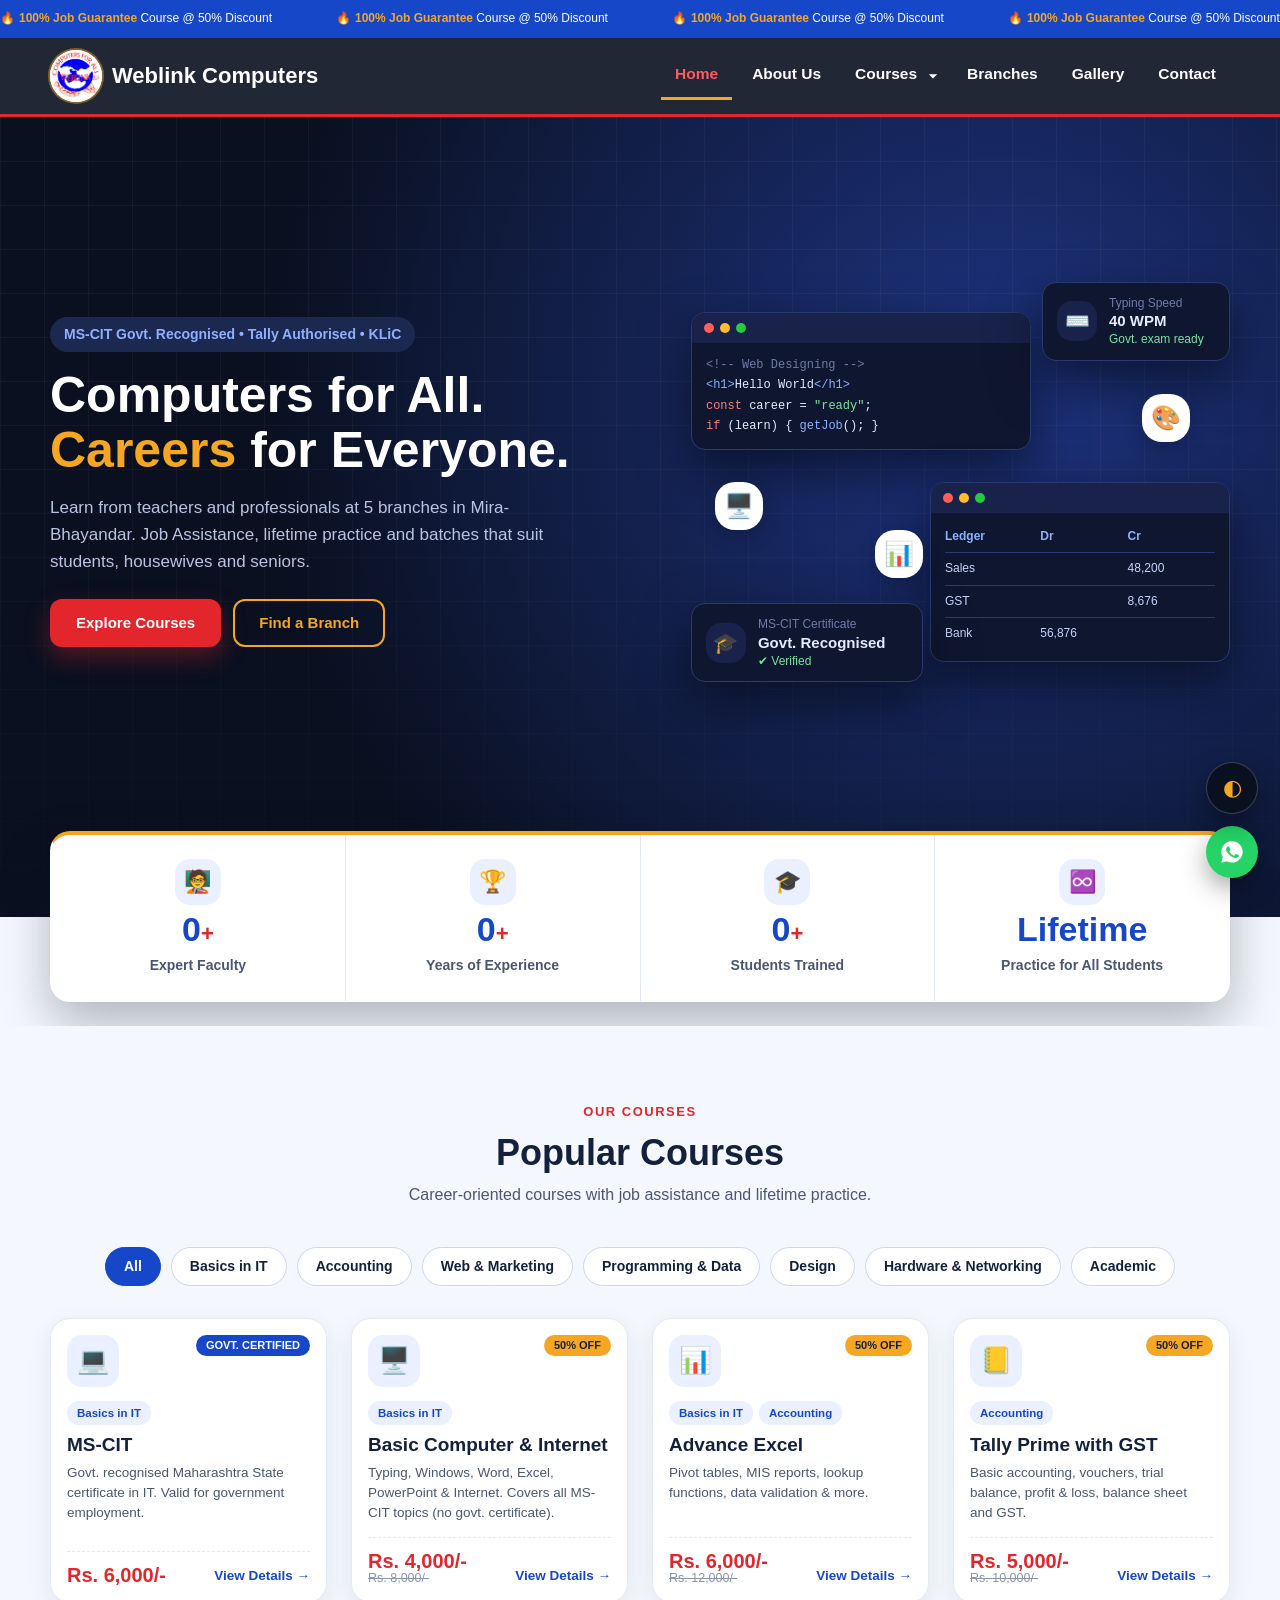
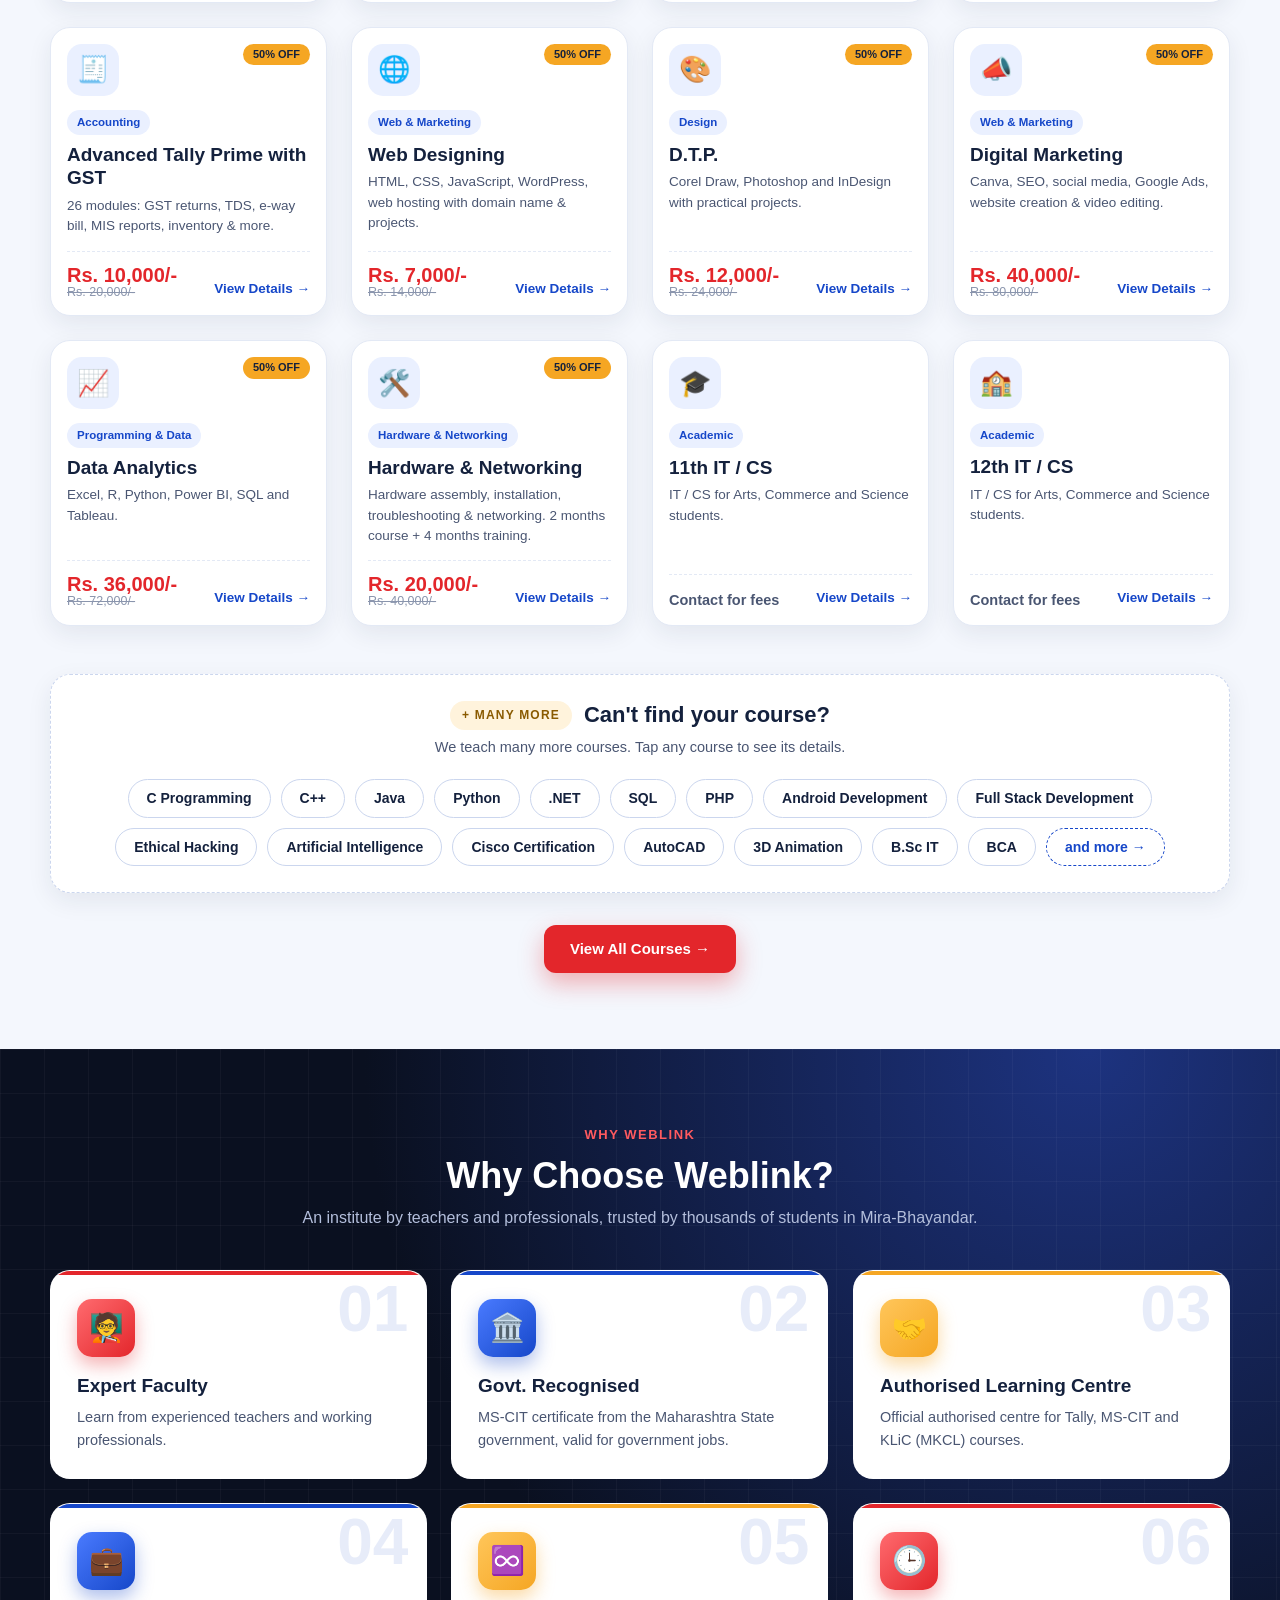
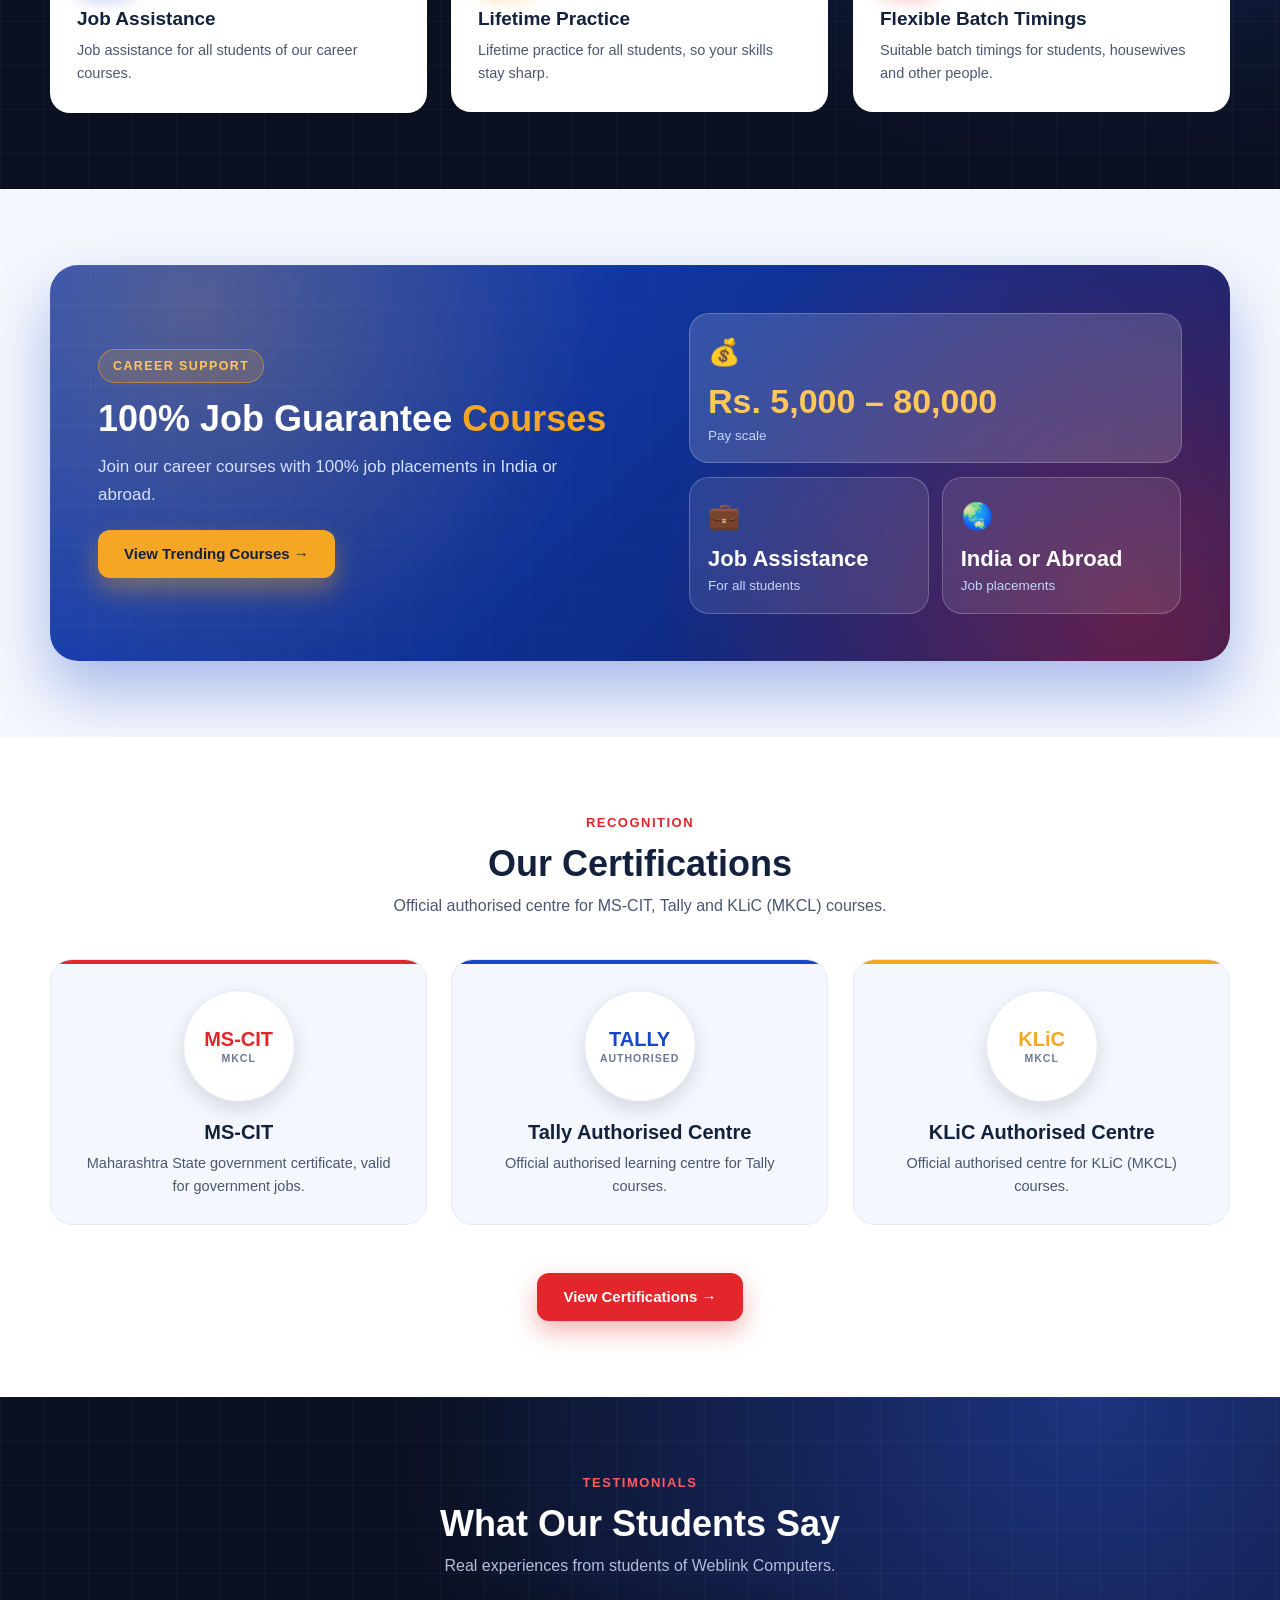
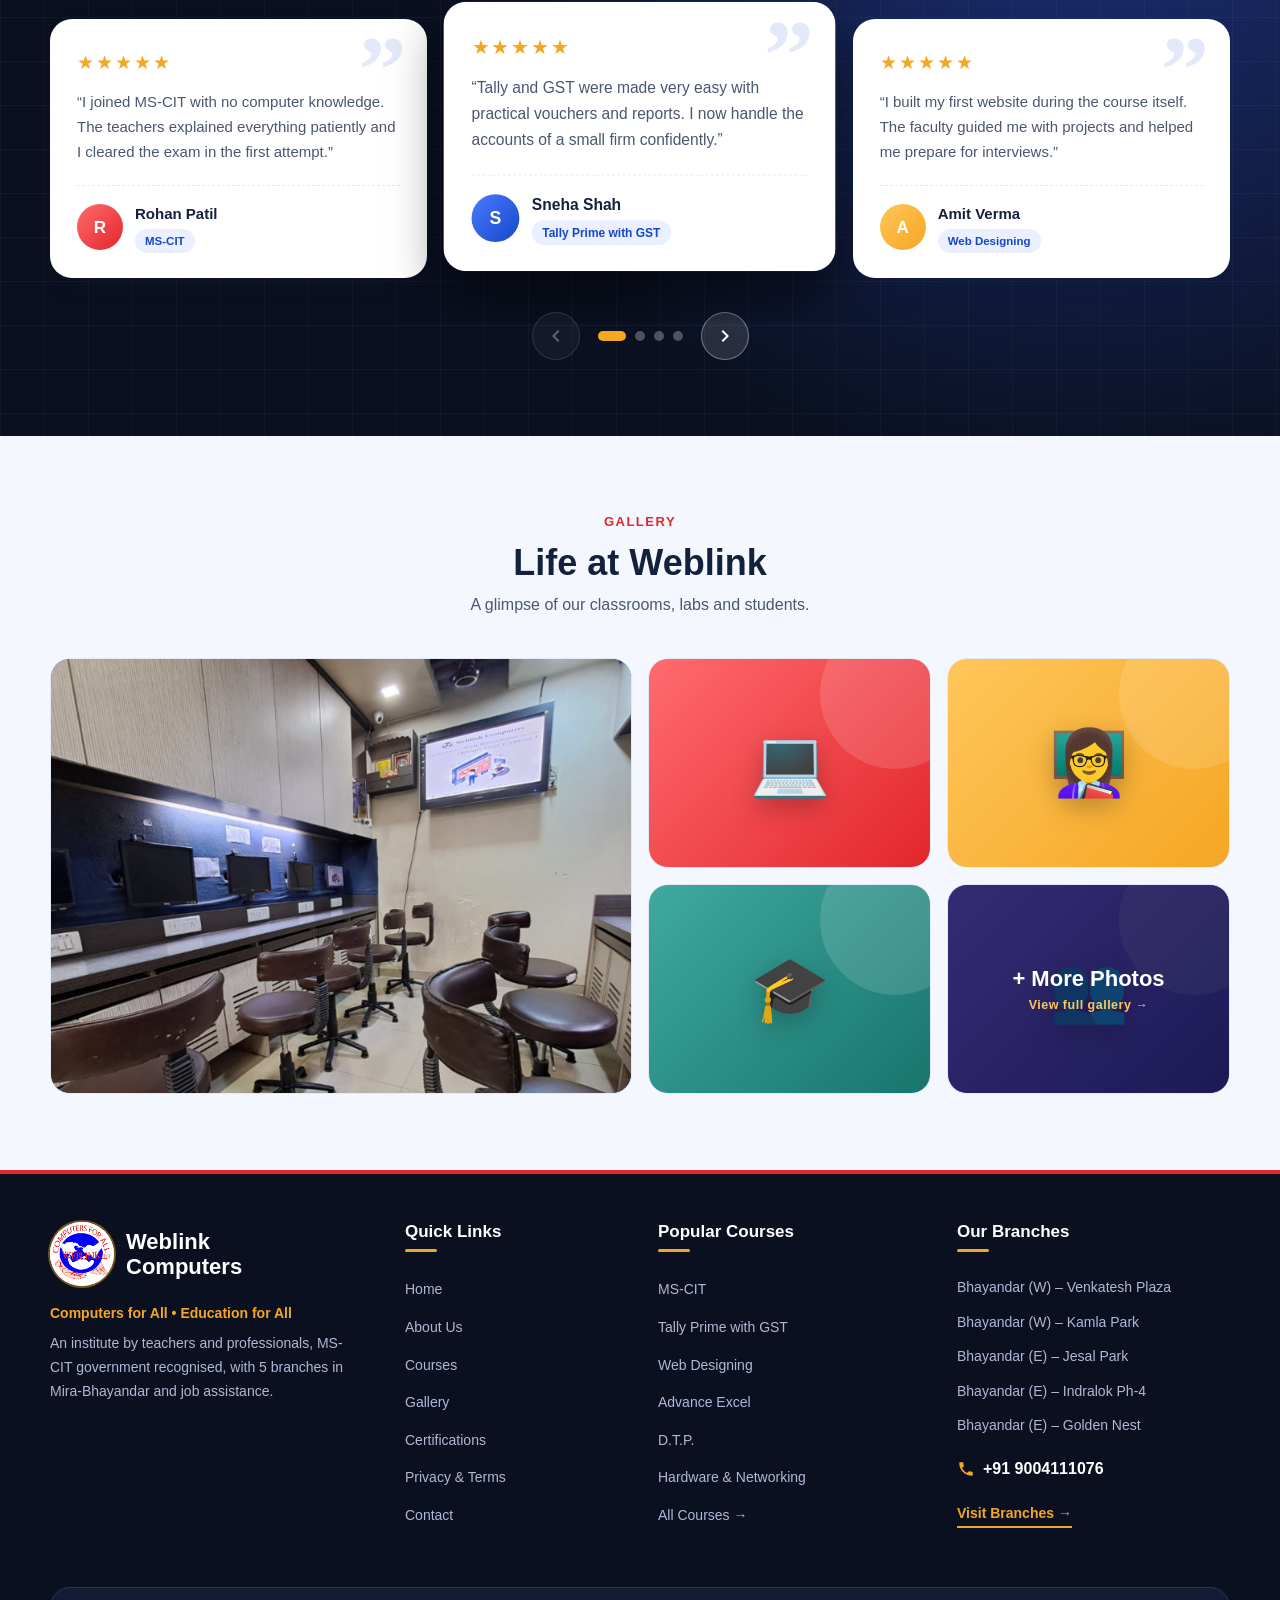
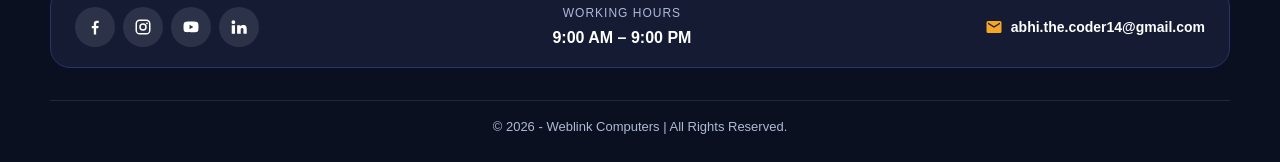
<file: index.html>
<!DOCTYPE html>
<html lang="en">
<head>
  <meta charset="UTF-8">
  <meta name="viewport" content="width=device-width, initial-scale=1">
  <title></title>
  <link rel="stylesheet" href="css/variables.css">
  <link rel="stylesheet" href="css/base.css">
  <link rel="stylesheet" href="css/layout.css">
  <link rel="stylesheet" href="css/components/buttons.css">
  <link rel="stylesheet" href="css/components/nav.css">
  <link rel="stylesheet" href="css/components/footer.css">
  <link rel="stylesheet" href="css/components/cards.css">
  <link rel="stylesheet" href="css/components/chips.css">
  <link rel="stylesheet" href="css/components/more-panel.css">
  <link rel="stylesheet" href="css/components/floating.css">
  <link rel="stylesheet" href="css/animations.css">
  <link rel="stylesheet" href="css/pages/home.css">
  <script src="js/config.js"></script>
  <script src="js/core/theme.js"></script>
  <script src="js/core/favicon.js"></script>
</head>
<body>
  <div id="topBar"></div>
  <header id="siteHeader"></header>
  <main id="pageContent"></main>
  <footer id="siteFooter"></footer>

  <script src="js/data/branches.js"></script>
  <script src="js/data/courses-data.js"></script>
  <script src="js/data/home.js"></script>
  <script src="js/data/gallery.js"></script>
  <script src="js/core/dom.js"></script>
  <script src="js/core/router.js"></script>
  <script src="js/core/whatsapp.js"></script>
  <script src="js/core/counter.js"></script>
  <script src="js/core/reveal.js"></script>
  <script src="js/components/nav.js"></script>
  <script src="js/components/footer.js"></script>
  <script src="js/components/hero.js"></script>
  <script src="js/components/stat-card.js"></script>
  <script src="js/components/floating-buttons.js"></script>
  <script src="js/components/course-card.js"></script>
  <script src="js/components/course-section.js"></script>
  <script src="js/components/feature-card.js"></script>
  <script src="js/components/feature-section.js"></script>
  <script src="js/components/career-banner.js"></script>
  <script src="js/components/certification-card.js"></script>
  <script src="js/components/certification-section.js"></script>
  <script src="js/components/testimonial-slider.js"></script>
  <script src="js/components/gallery-section.js"></script>
  <script src="js/pages/home.js"></script>
</body>
</html>
</file>
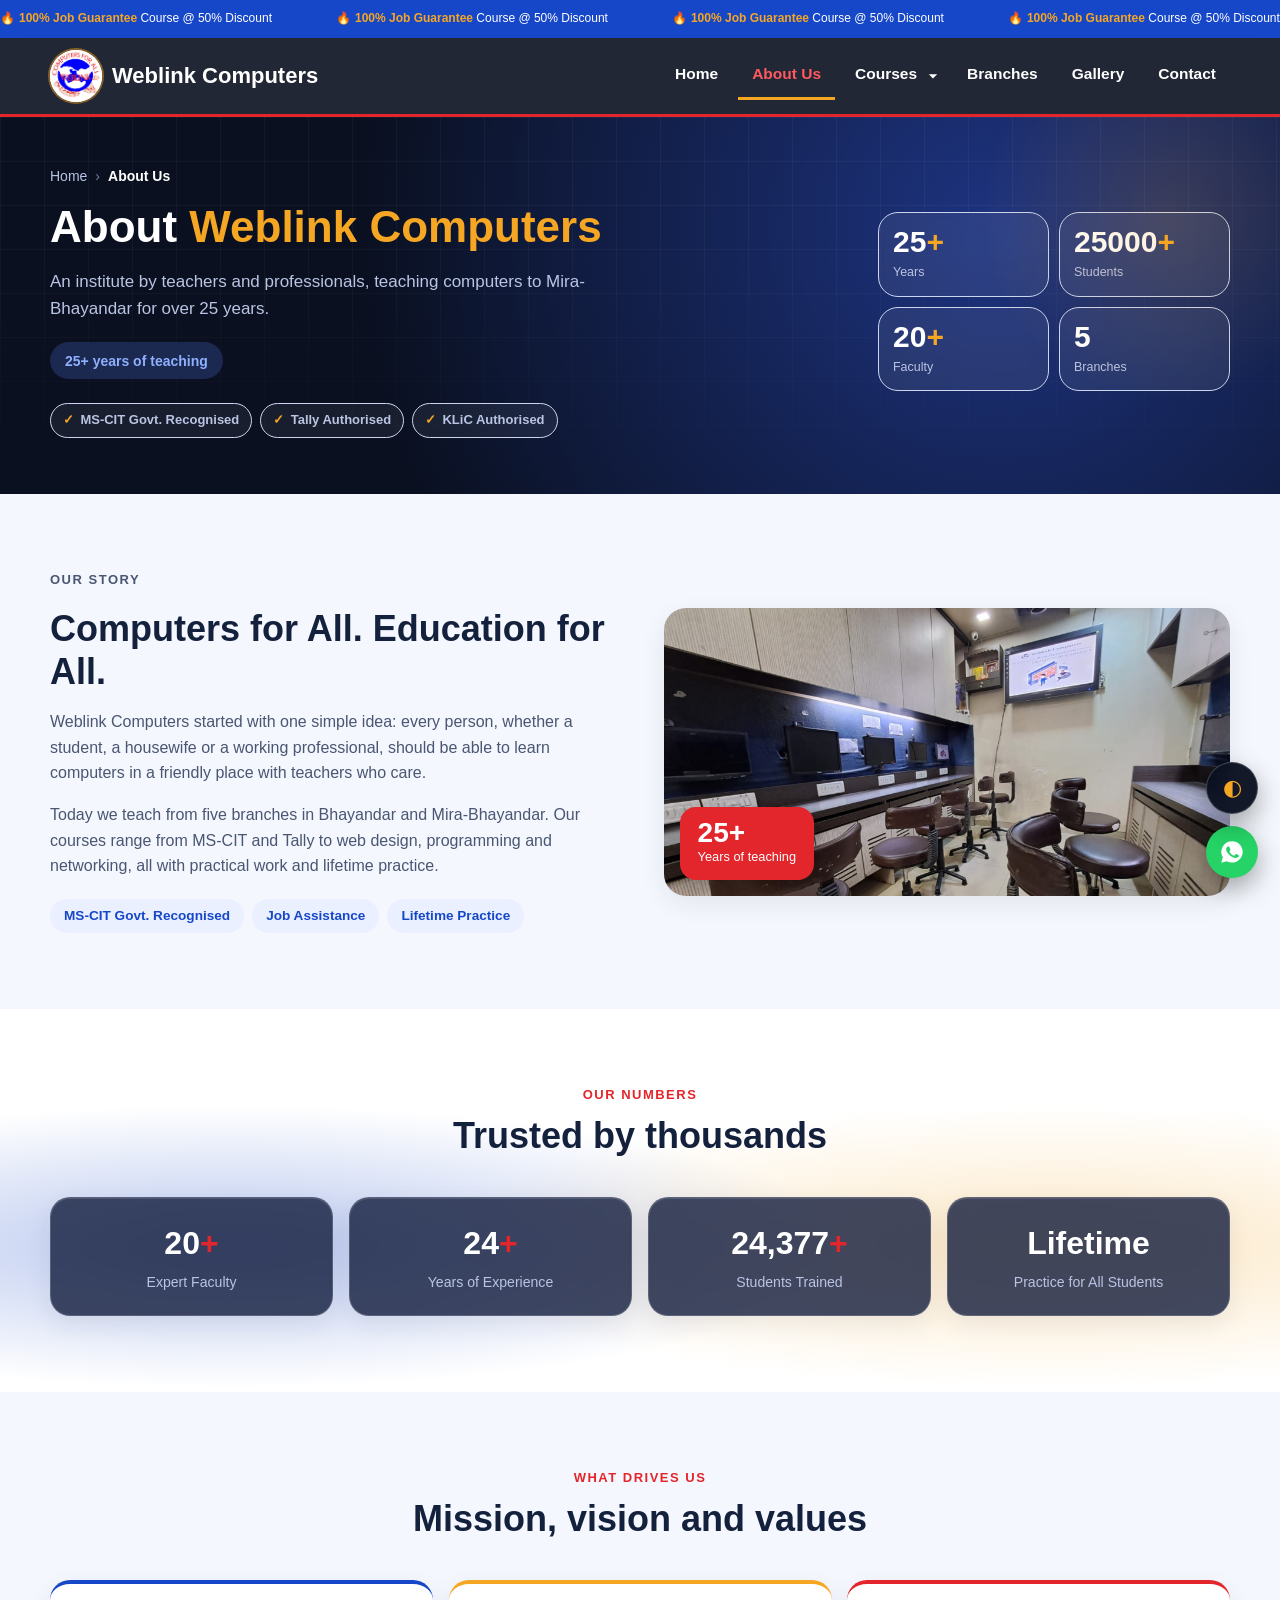
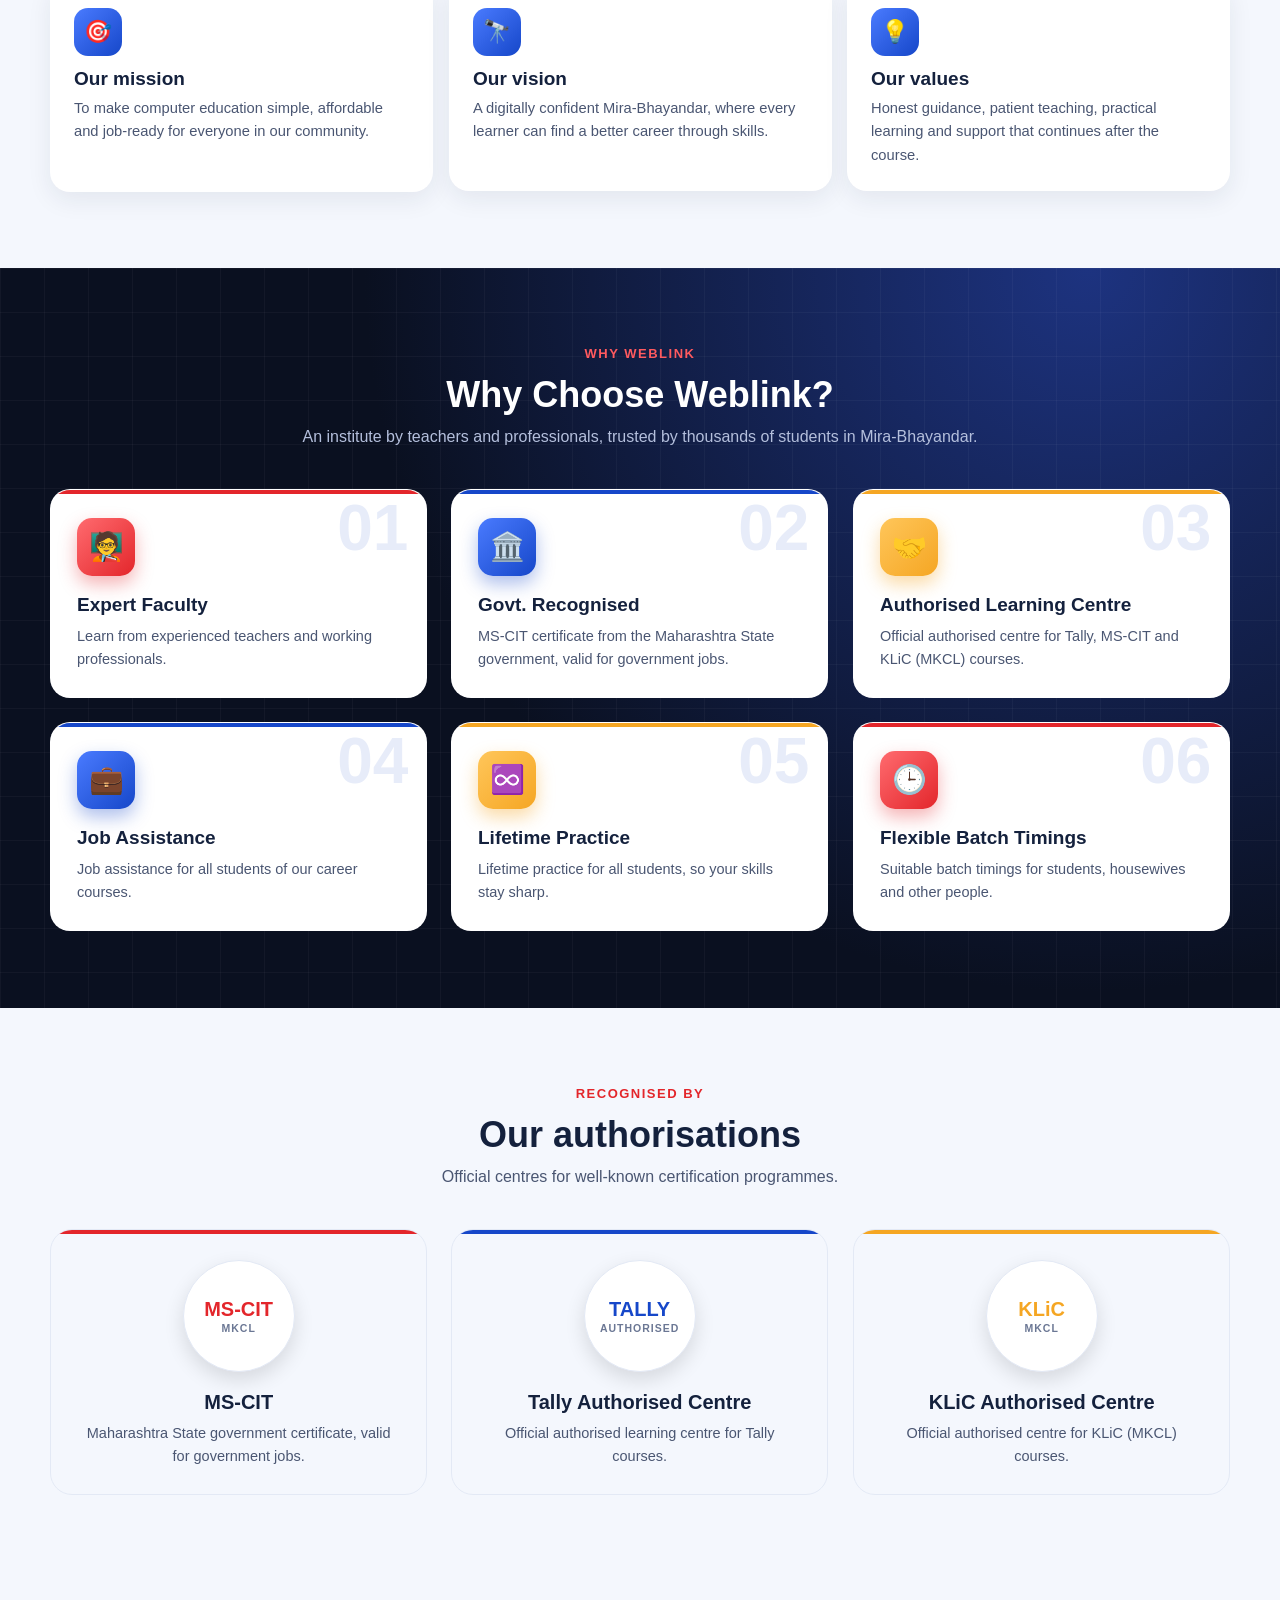
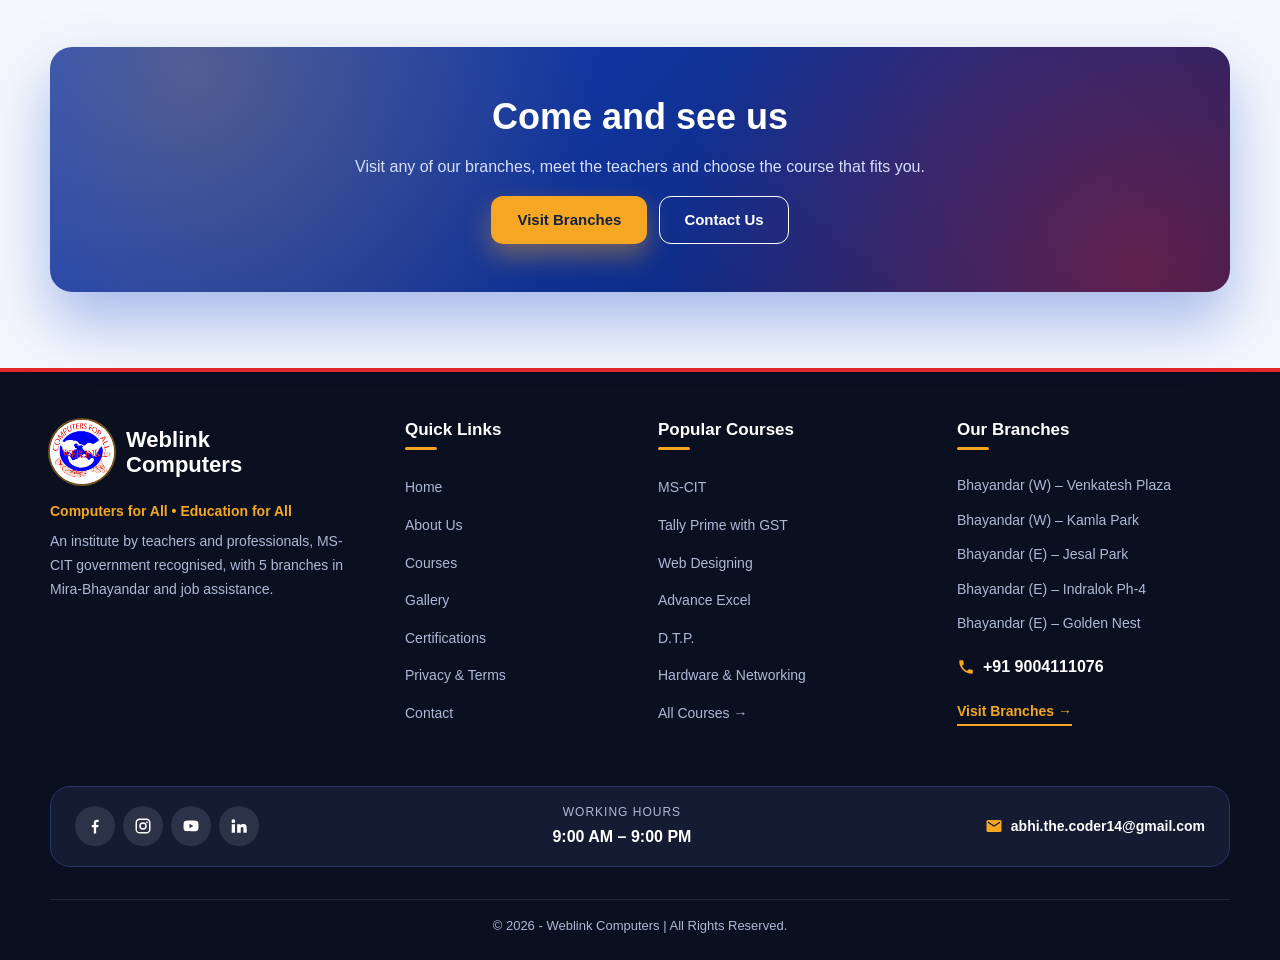
<file: about.html>
<!DOCTYPE html>
<html lang="en">
<head>
  <meta charset="UTF-8">
  <meta name="viewport" content="width=device-width, initial-scale=1">
  <title></title>
  <link rel="stylesheet" href="css/variables.css">
  <link rel="stylesheet" href="css/base.css">
  <link rel="stylesheet" href="css/layout.css">
  <link rel="stylesheet" href="css/components/buttons.css">
  <link rel="stylesheet" href="css/components/nav.css">
  <link rel="stylesheet" href="css/components/footer.css">
  <link rel="stylesheet" href="css/components/cards.css">
  <link rel="stylesheet" href="css/components/chips.css">
  <link rel="stylesheet" href="css/components/more-panel.css">
  <link rel="stylesheet" href="css/components/floating.css">
  <link rel="stylesheet" href="css/animations.css">
  <link rel="stylesheet" href="css/components/page-banner.css">
  <link rel="stylesheet" href="css/components/cta-band.css">
  <link rel="stylesheet" href="css/pages/about.css">
  <script src="js/config.js"></script>
  <script src="js/core/theme.js"></script>
  <script src="js/core/favicon.js"></script>
</head>
<body>
  <div id="topBar"></div>
  <header id="siteHeader"></header>
  <main id="pageContent"></main>
  <footer id="siteFooter"></footer>

  <script src="js/data/branches.js"></script>
  <script src="js/data/courses-data.js"></script>
  <script src="js/data/home.js"></script>
  <script src="js/data/about.js"></script>
  <script src="js/core/dom.js"></script>
  <script src="js/core/router.js"></script>
  <script src="js/core/whatsapp.js"></script>
  <script src="js/core/counter.js"></script>
  <script src="js/core/stats.js"></script>
  <script src="js/core/reveal.js"></script>
  <script src="js/components/nav.js"></script>
  <script src="js/components/footer.js"></script>
  <script src="js/components/floating-buttons.js"></script>
  <script src="js/components/course-card.js"></script>
  <script src="js/components/page-banner.js"></script>
  <script src="js/components/feature-card.js"></script>
  <script src="js/components/feature-section.js"></script>
  <script src="js/components/certification-card.js"></script>
  <script src="js/components/cta-band.js"></script>
  <script src="js/pages/about.js"></script>
</body>
</html>
</file>
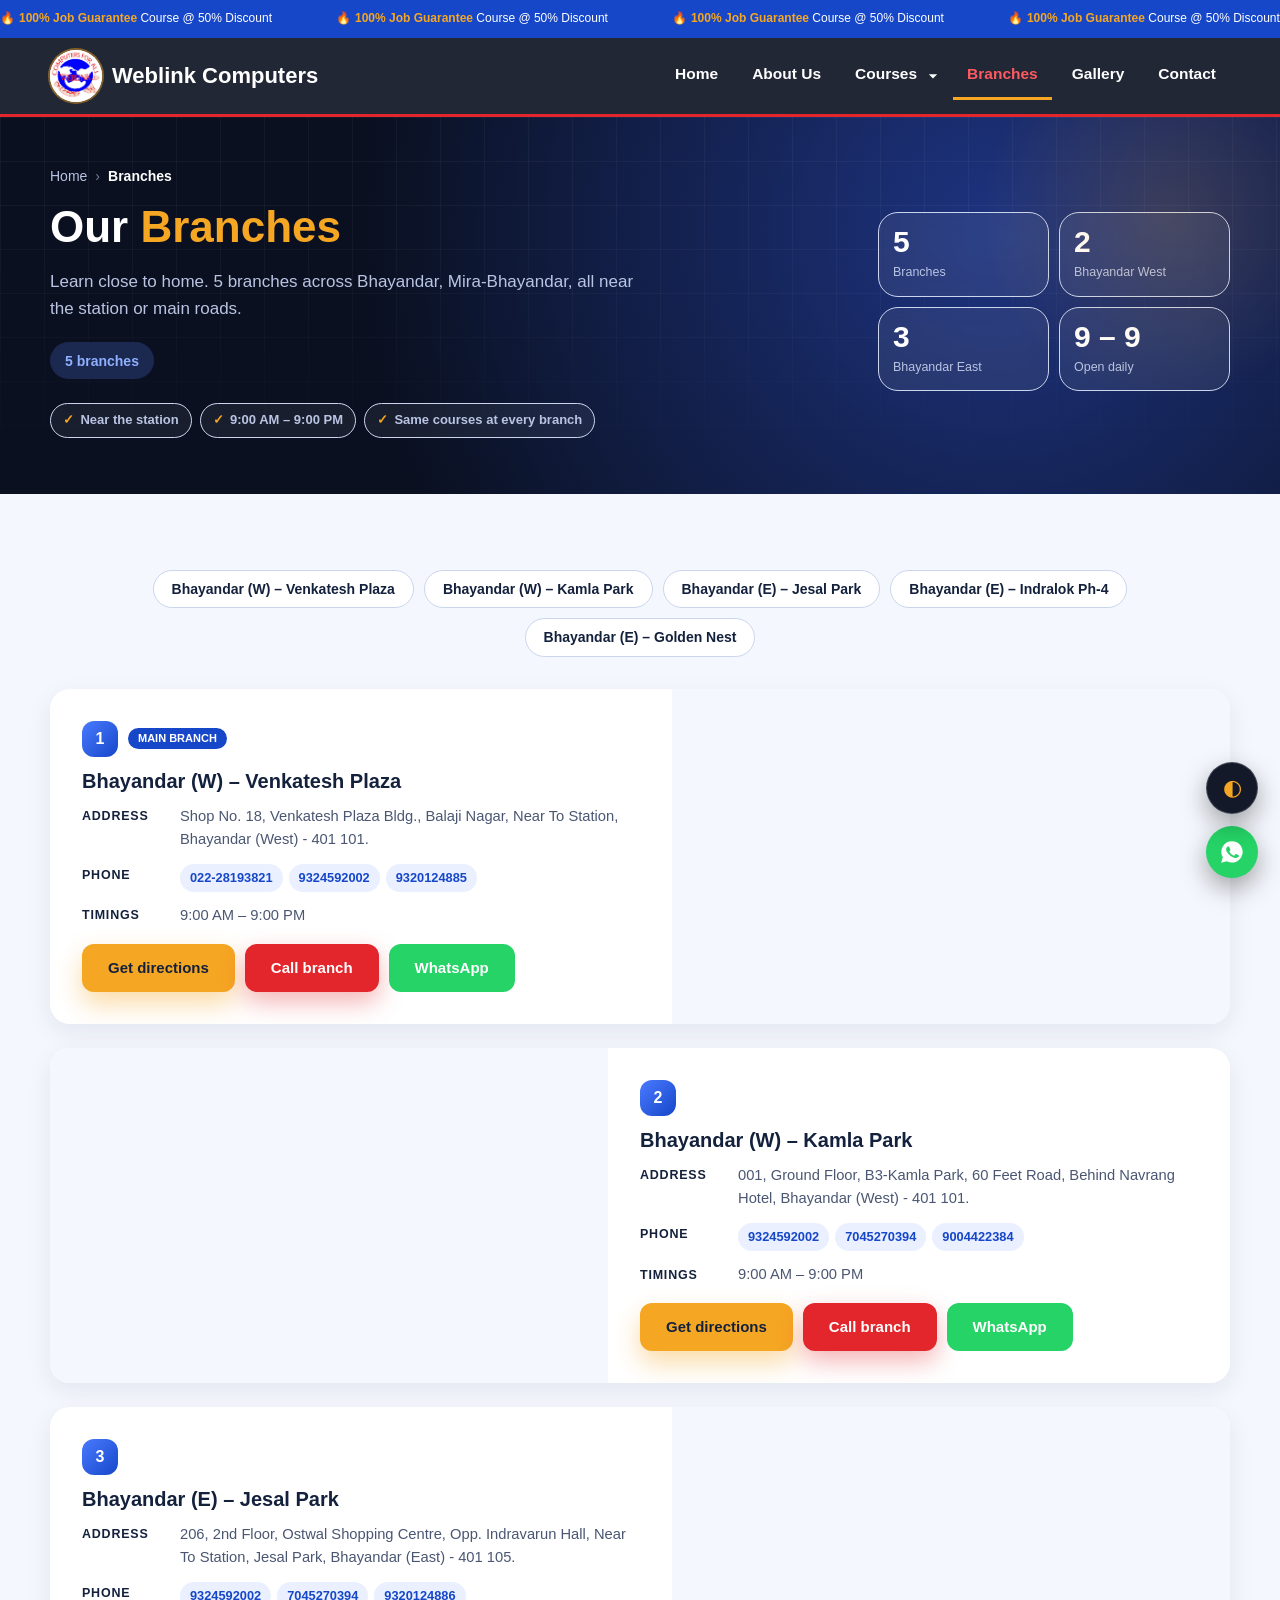
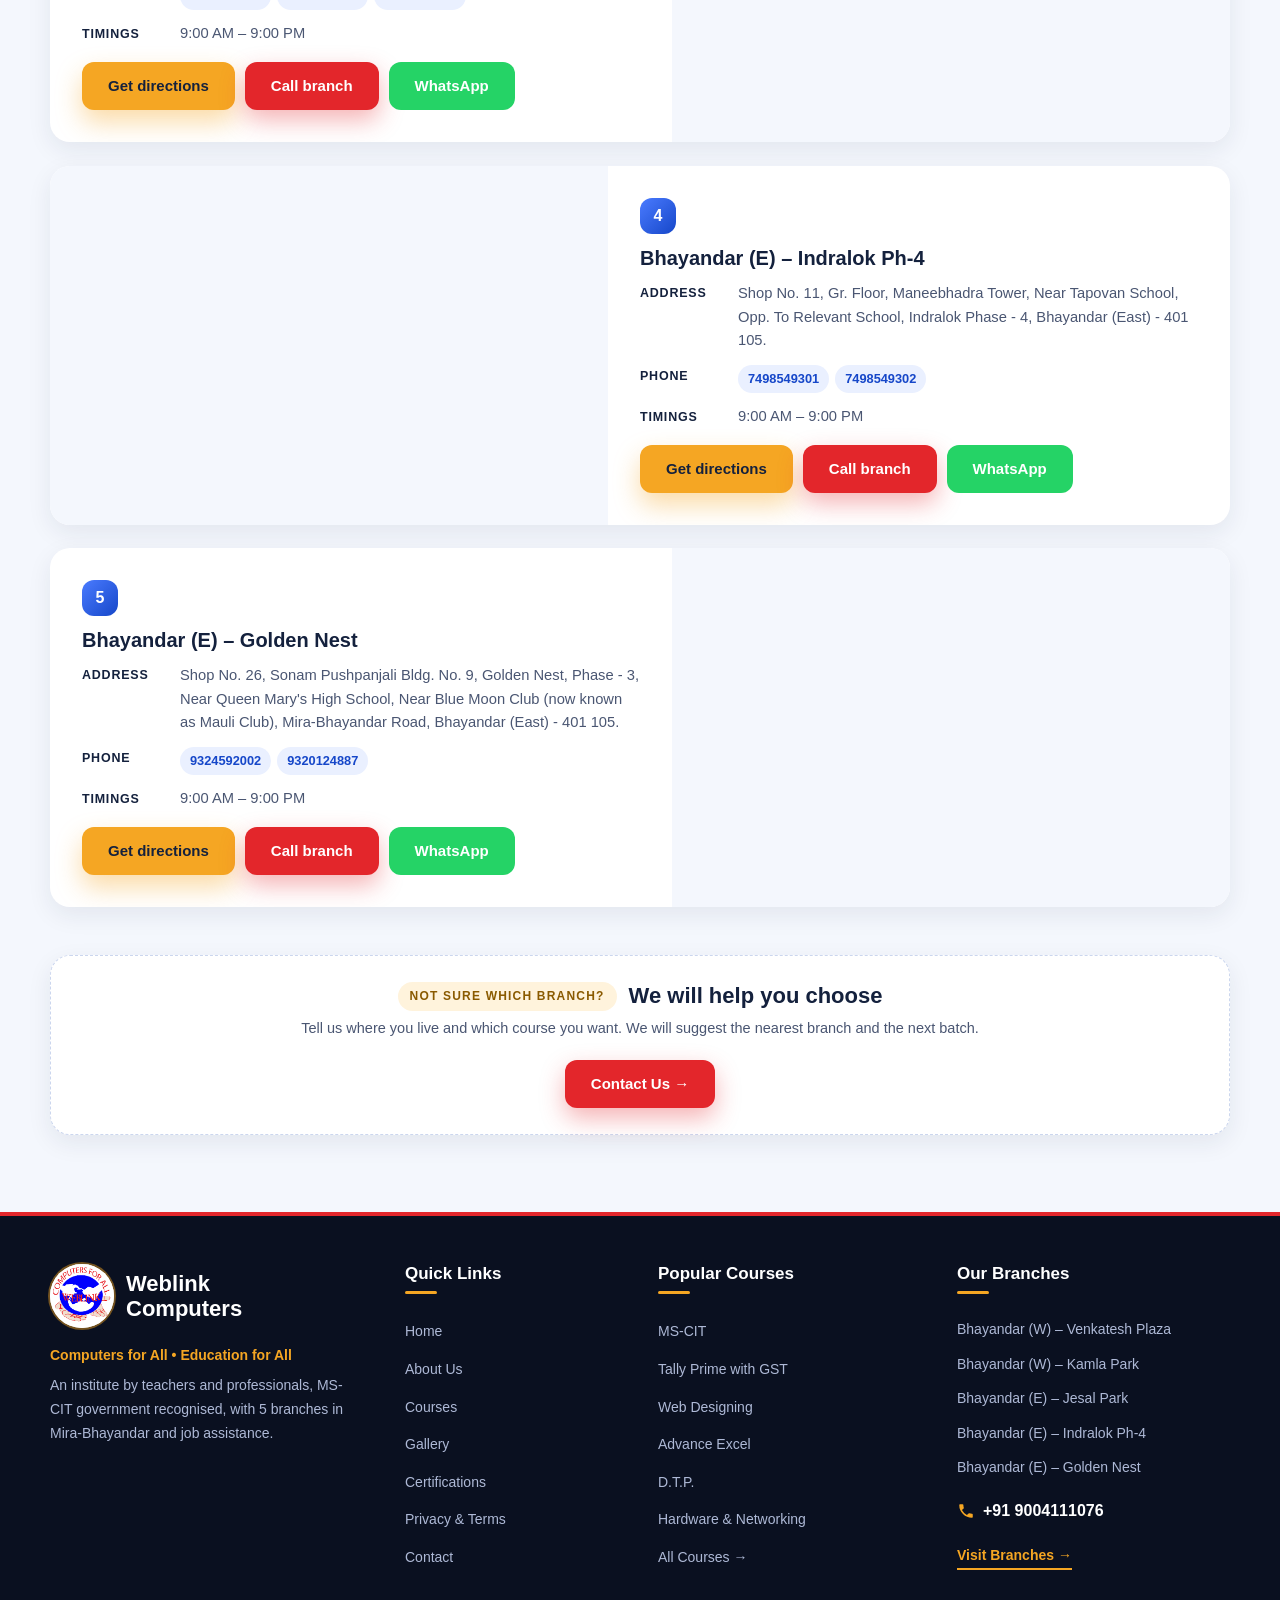
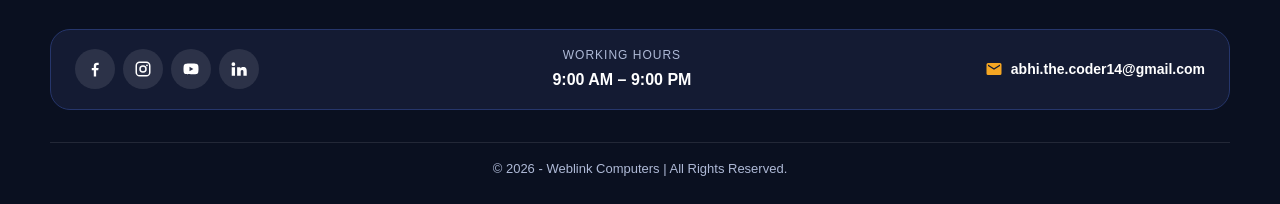
<file: branches.html>
<!DOCTYPE html>
<html lang="en">
<head>
  <meta charset="UTF-8">
  <meta name="viewport" content="width=device-width, initial-scale=1">
  <title></title>
  <link rel="stylesheet" href="css/variables.css">
  <link rel="stylesheet" href="css/base.css">
  <link rel="stylesheet" href="css/layout.css">
  <link rel="stylesheet" href="css/components/buttons.css">
  <link rel="stylesheet" href="css/components/nav.css">
  <link rel="stylesheet" href="css/components/footer.css">
  <link rel="stylesheet" href="css/components/cards.css">
  <link rel="stylesheet" href="css/components/chips.css">
  <link rel="stylesheet" href="css/components/more-panel.css">
  <link rel="stylesheet" href="css/components/branch-card.css">
  <link rel="stylesheet" href="css/components/floating.css">
  <link rel="stylesheet" href="css/animations.css">
  <link rel="stylesheet" href="css/components/page-banner.css">
  <link rel="stylesheet" href="css/pages/branches.css">
  <script src="js/config.js"></script>
  <script src="js/core/theme.js"></script>
  <script src="js/core/favicon.js"></script>
</head>
<body>
  <div id="topBar"></div>
  <header id="siteHeader"></header>
  <main id="pageContent"></main>
  <footer id="siteFooter"></footer>

  <script src="js/data/branches.js"></script>
  <script src="js/data/courses-data.js"></script>
  <script src="js/data/branches-page.js"></script>
  <script src="js/core/dom.js"></script>
  <script src="js/core/router.js"></script>
  <script src="js/core/whatsapp.js"></script>
  <script src="js/core/counter.js"></script>
  <script src="js/core/reveal.js"></script>
  <script src="js/components/nav.js"></script>
  <script src="js/components/footer.js"></script>
  <script src="js/components/floating-buttons.js"></script>
  <script src="js/components/course-card.js"></script>
  <script src="js/components/page-banner.js"></script>
  <script src="js/components/branch-card.js"></script>
  <script src="js/pages/branches.js"></script>
</body>
</html>
</file>
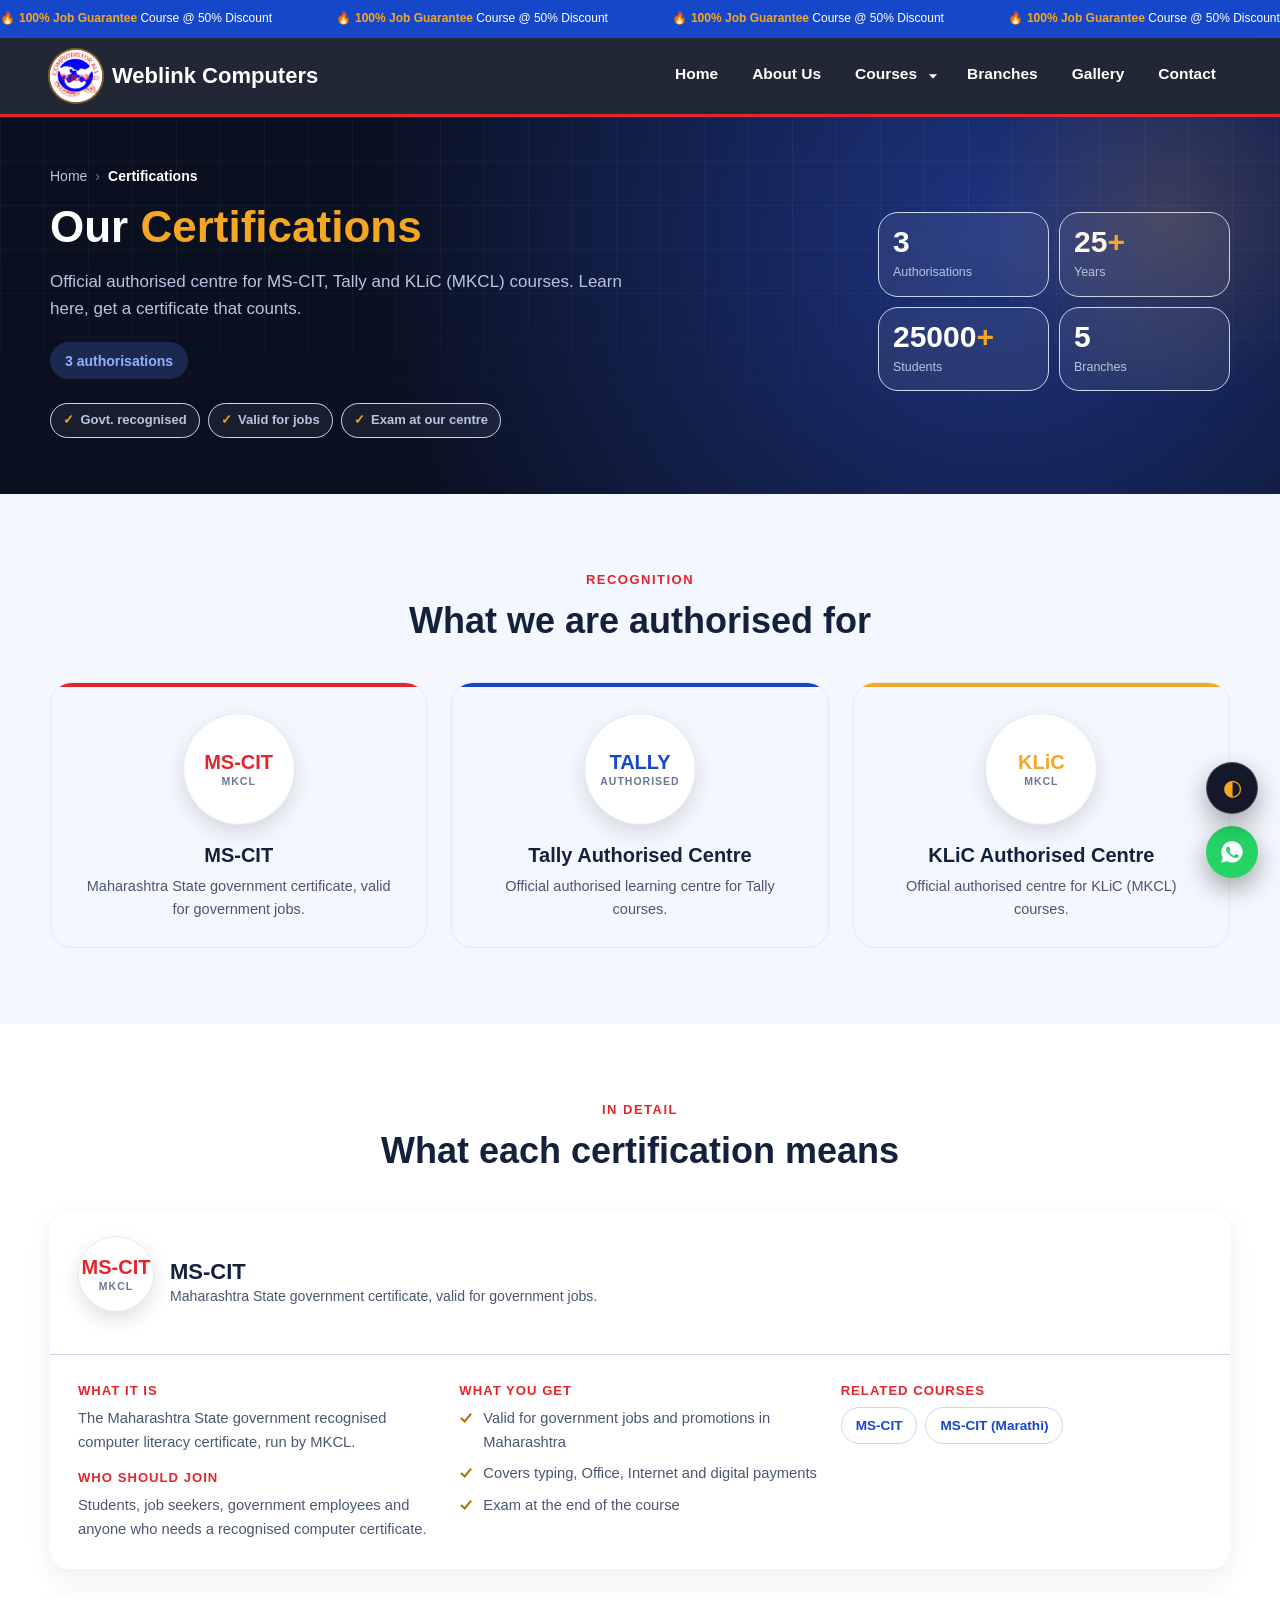
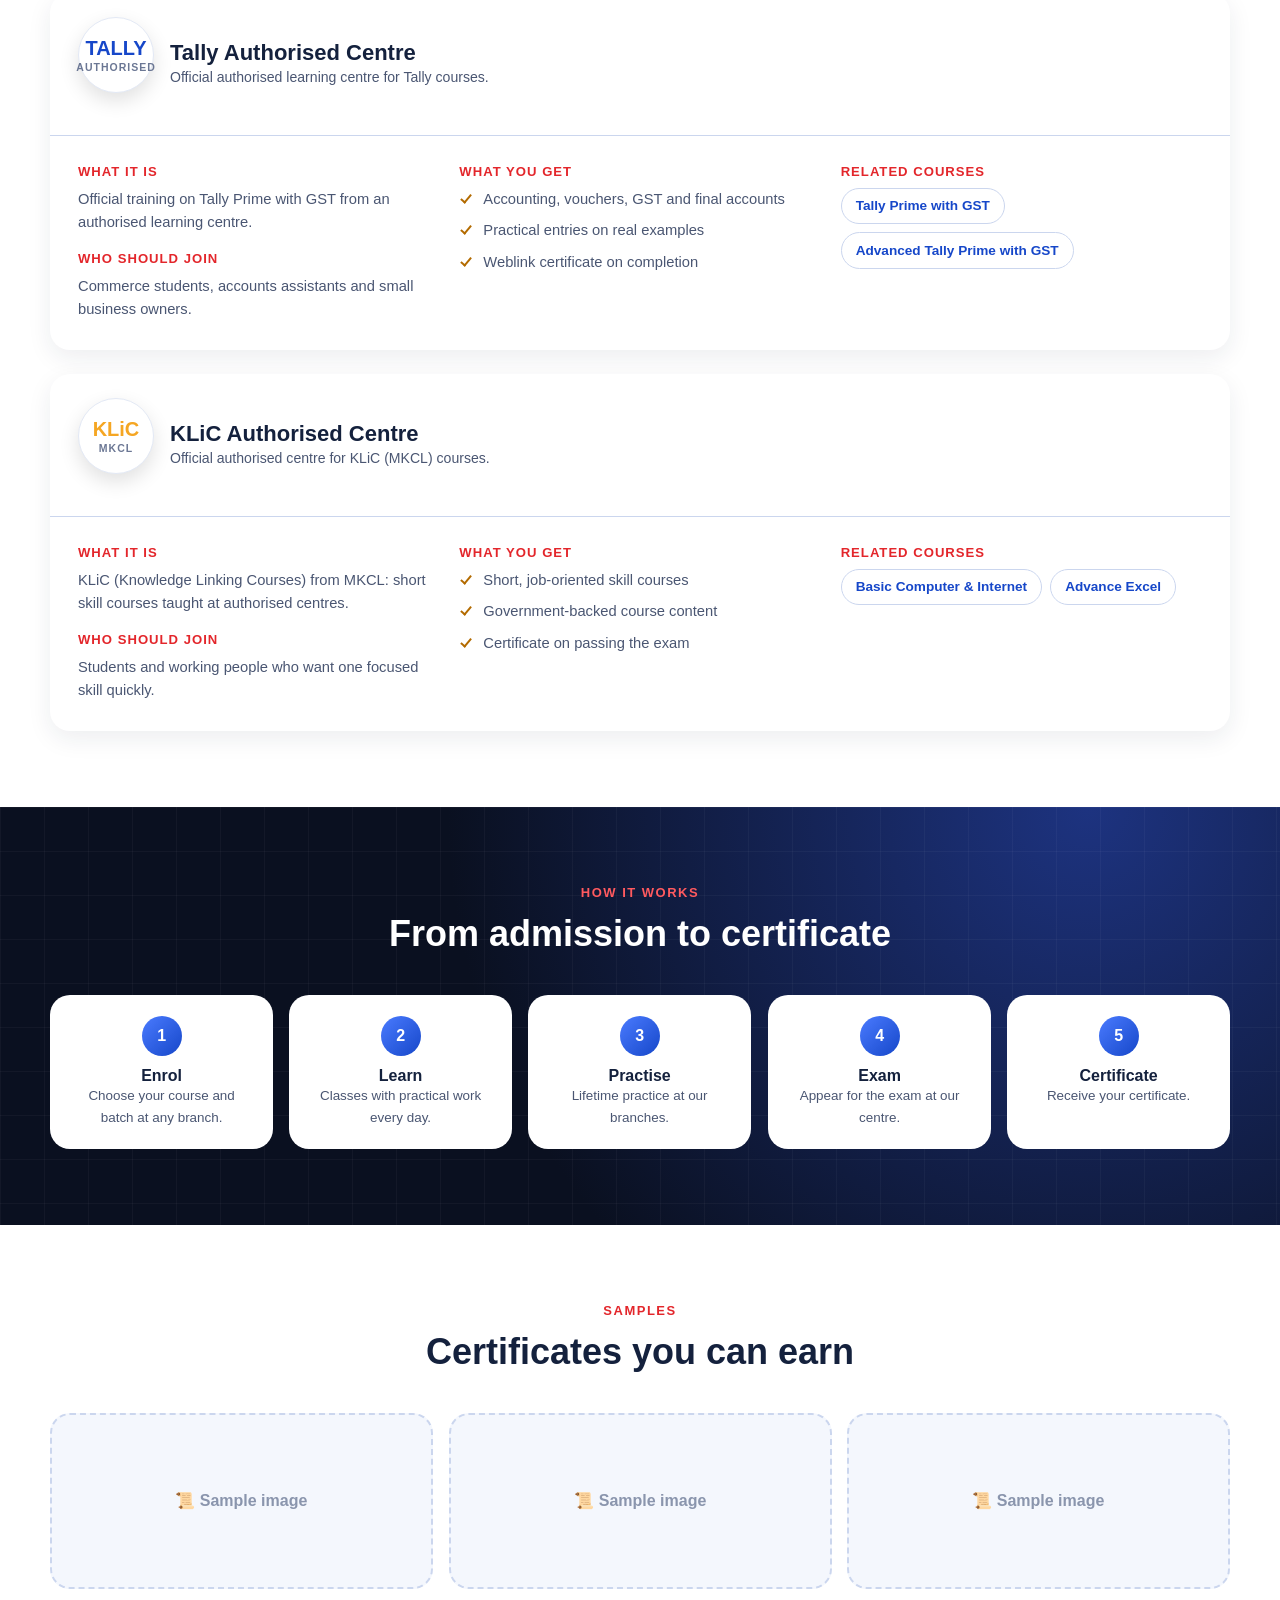
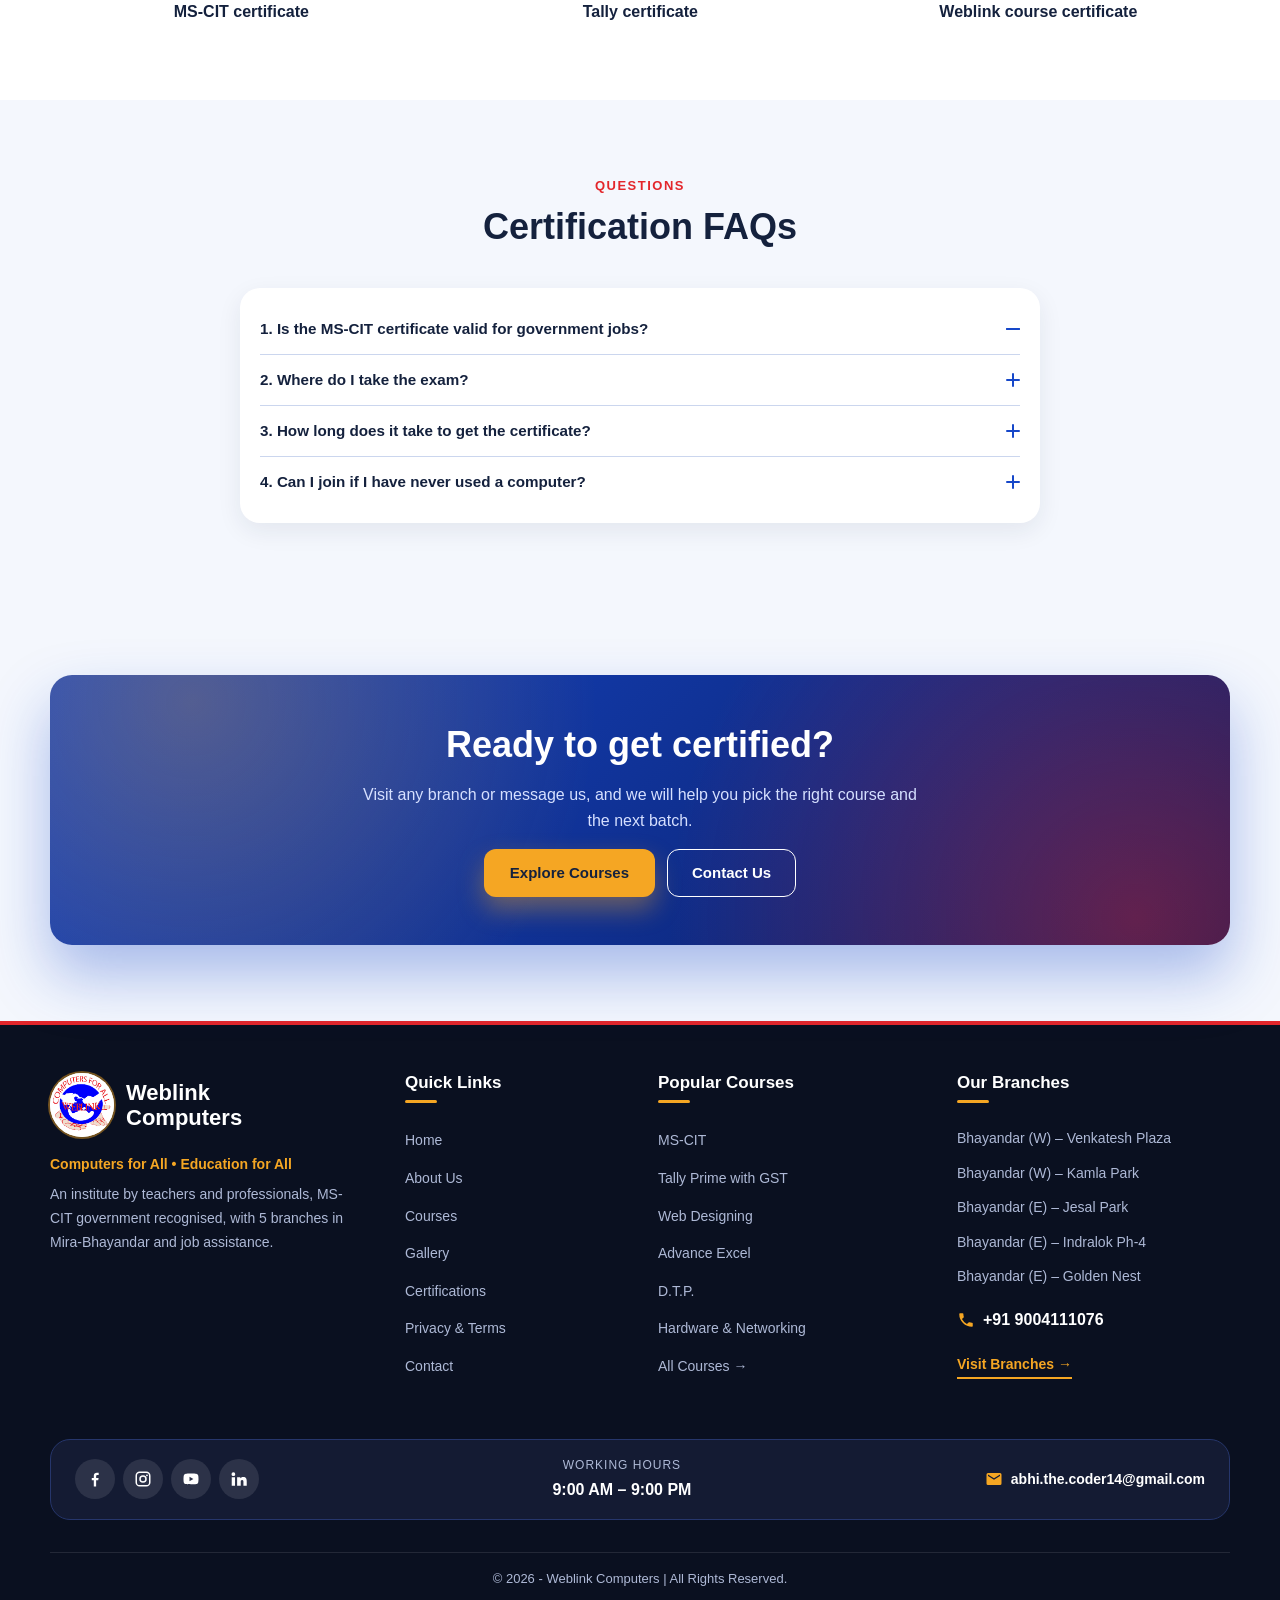
<file: certifications.html>
<!DOCTYPE html>
<html lang="en">
<head>
  <meta charset="UTF-8">
  <meta name="viewport" content="width=device-width, initial-scale=1">
  <title></title>
  <link rel="stylesheet" href="css/variables.css">
  <link rel="stylesheet" href="css/base.css">
  <link rel="stylesheet" href="css/layout.css">
  <link rel="stylesheet" href="css/components/buttons.css">
  <link rel="stylesheet" href="css/components/nav.css">
  <link rel="stylesheet" href="css/components/footer.css">
  <link rel="stylesheet" href="css/components/cards.css">
  <link rel="stylesheet" href="css/components/chips.css">
  <link rel="stylesheet" href="css/components/more-panel.css">
  <link rel="stylesheet" href="css/components/floating.css">
  <link rel="stylesheet" href="css/animations.css">
  <link rel="stylesheet" href="css/components/page-banner.css">
  <link rel="stylesheet" href="css/components/accordion.css">
  <link rel="stylesheet" href="css/components/cta-band.css">
  <link rel="stylesheet" href="css/pages/certifications.css">
  <script src="js/config.js"></script>
  <script src="js/core/theme.js"></script>
  <script src="js/core/favicon.js"></script>
</head>
<body>
  <div id="topBar"></div>
  <header id="siteHeader"></header>
  <main id="pageContent"></main>
  <footer id="siteFooter"></footer>

  <script src="js/data/branches.js"></script>
  <script src="js/data/courses-data.js"></script>
  <script src="js/data/home.js"></script>
  <script src="js/data/certifications.js"></script>
  <script src="js/core/dom.js"></script>
  <script src="js/core/router.js"></script>
  <script src="js/core/whatsapp.js"></script>
  <script src="js/core/counter.js"></script>
  <script src="js/core/stats.js"></script>
  <script src="js/core/reveal.js"></script>
  <script src="js/components/nav.js"></script>
  <script src="js/components/footer.js"></script>
  <script src="js/components/floating-buttons.js"></script>
  <script src="js/components/course-card.js"></script>
  <script src="js/components/page-banner.js"></script>
  <script src="js/components/feature-card.js"></script>
  <script src="js/components/certification-card.js"></script>
  <script src="js/components/accordion.js"></script>
  <script src="js/components/cta-band.js"></script>
  <script src="js/pages/certifications.js"></script>
</body>
</html>
</file>
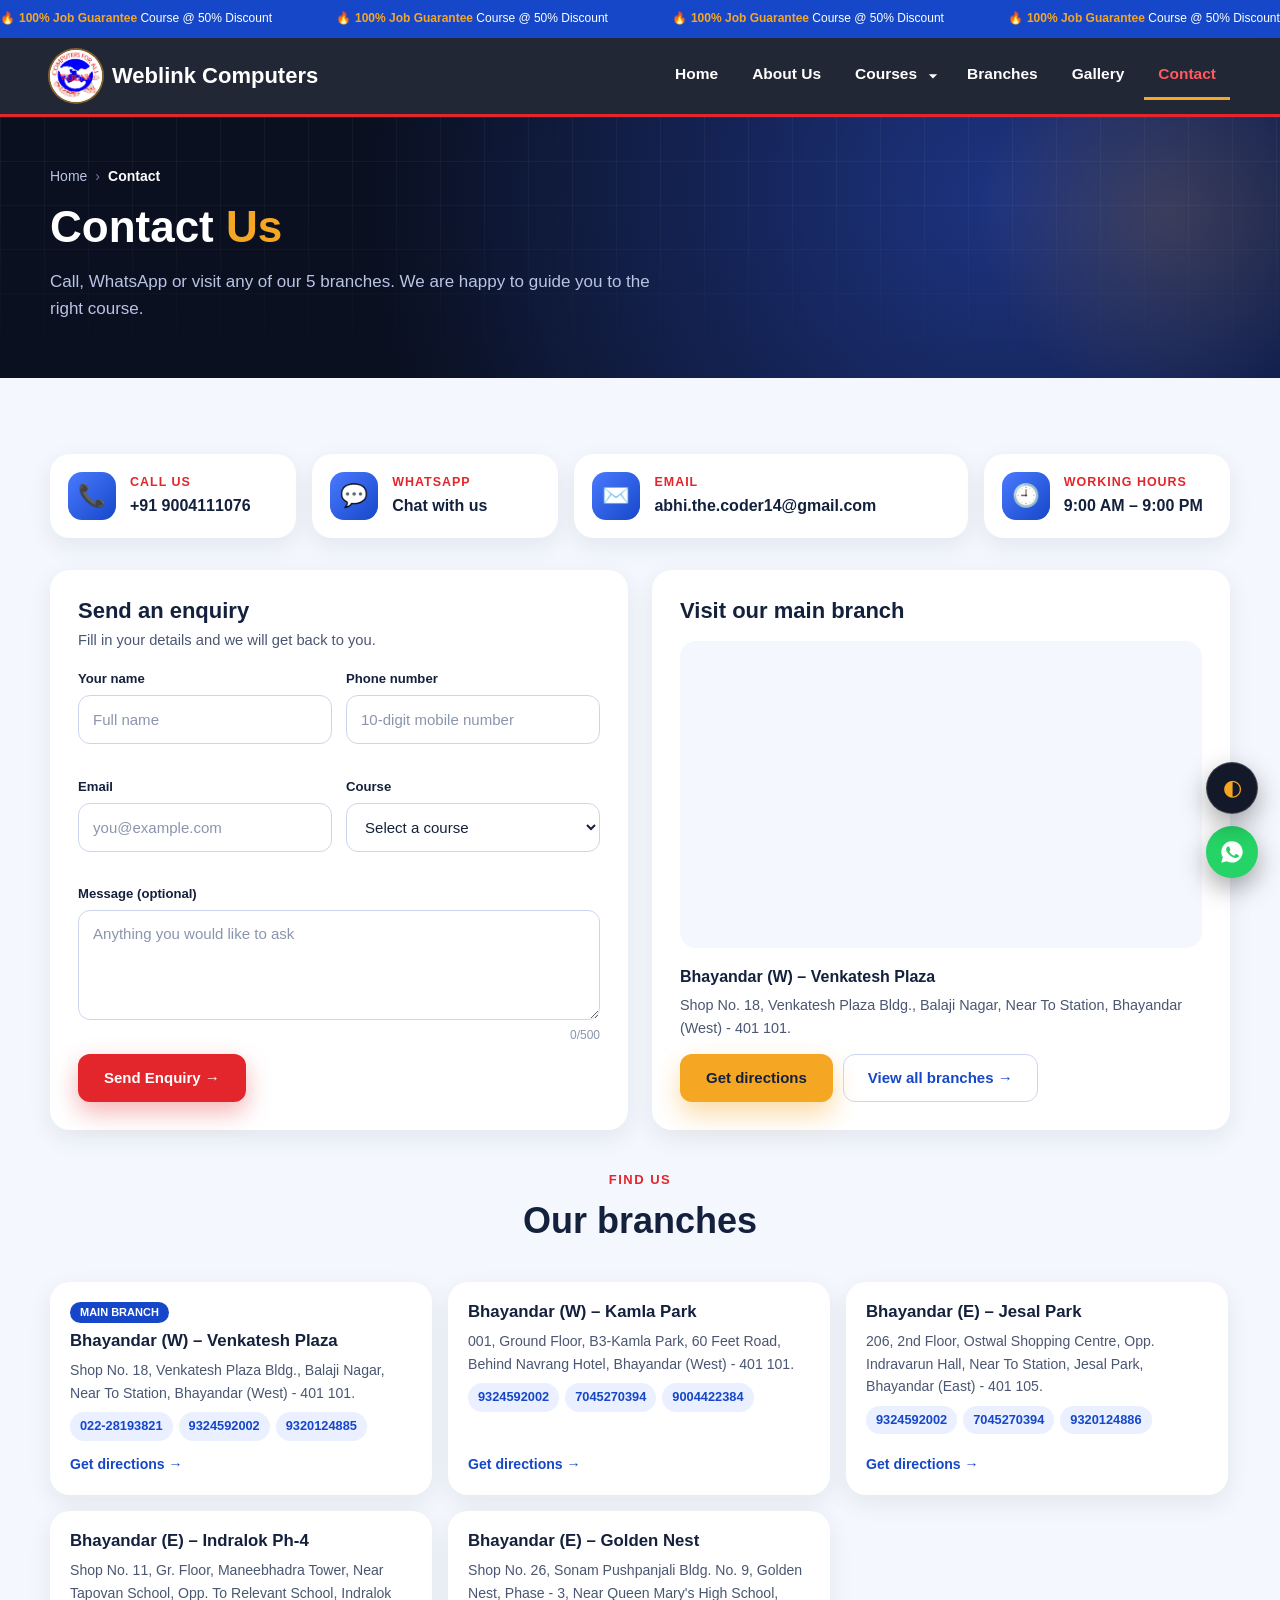
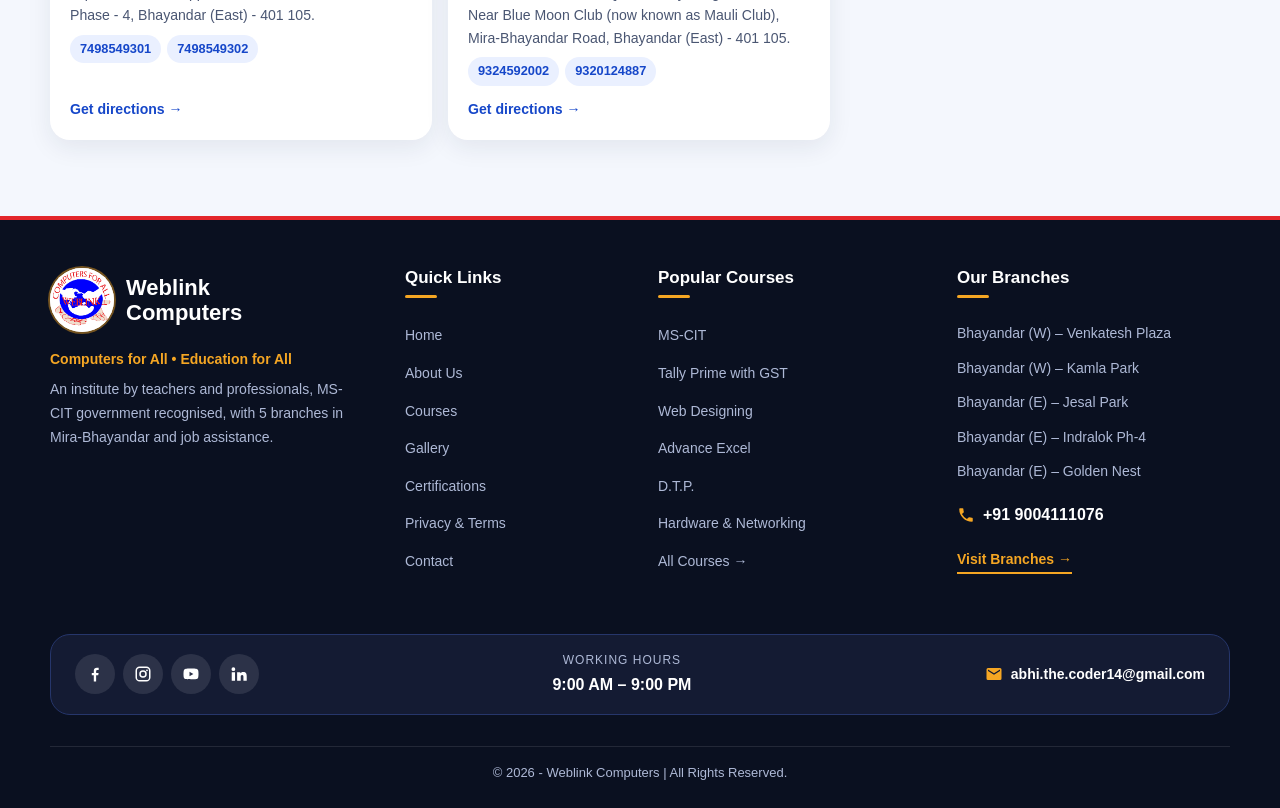
<file: contact.html>
<!DOCTYPE html>
<html lang="en">
<head>
  <meta charset="UTF-8">
  <meta name="viewport" content="width=device-width, initial-scale=1">
  <title></title>
  <link rel="stylesheet" href="css/variables.css">
  <link rel="stylesheet" href="css/base.css">
  <link rel="stylesheet" href="css/layout.css">
  <link rel="stylesheet" href="css/components/buttons.css">
  <link rel="stylesheet" href="css/components/nav.css">
  <link rel="stylesheet" href="css/components/footer.css">
  <link rel="stylesheet" href="css/components/cards.css">
  <link rel="stylesheet" href="css/components/chips.css">
  <link rel="stylesheet" href="css/components/more-panel.css">
  <link rel="stylesheet" href="css/components/form.css">
  <link rel="stylesheet" href="css/components/branch-card.css">
  <link rel="stylesheet" href="css/components/floating.css">
  <link rel="stylesheet" href="css/animations.css">
  <link rel="stylesheet" href="css/components/page-banner.css">
  <link rel="stylesheet" href="css/pages/contact.css">
  <script src="js/config.js"></script>
  <script src="js/core/theme.js"></script>
  <script src="js/core/favicon.js"></script>
</head>
<body>
  <div id="topBar"></div>
  <header id="siteHeader"></header>
  <main id="pageContent"></main>
  <footer id="siteFooter"></footer>

  <script src="js/data/branches.js"></script>
  <script src="js/data/courses-data.js"></script>
  <script src="js/data/contact.js"></script>
  <script src="js/core/dom.js"></script>
  <script src="js/core/router.js"></script>
  <script src="js/core/whatsapp.js"></script>
  <script src="js/core/counter.js"></script>
  <script src="js/core/reveal.js"></script>
  <script src="js/components/nav.js"></script>
  <script src="js/components/footer.js"></script>
  <script src="js/components/floating-buttons.js"></script>
  <script src="js/components/course-card.js"></script>
  <script src="js/components/page-banner.js"></script>
  <script src="js/components/branch-card.js"></script>
  <script src="js/components/contact-form.js"></script>
  <script src="js/pages/contact.js"></script>
</body>
</html>
</file>
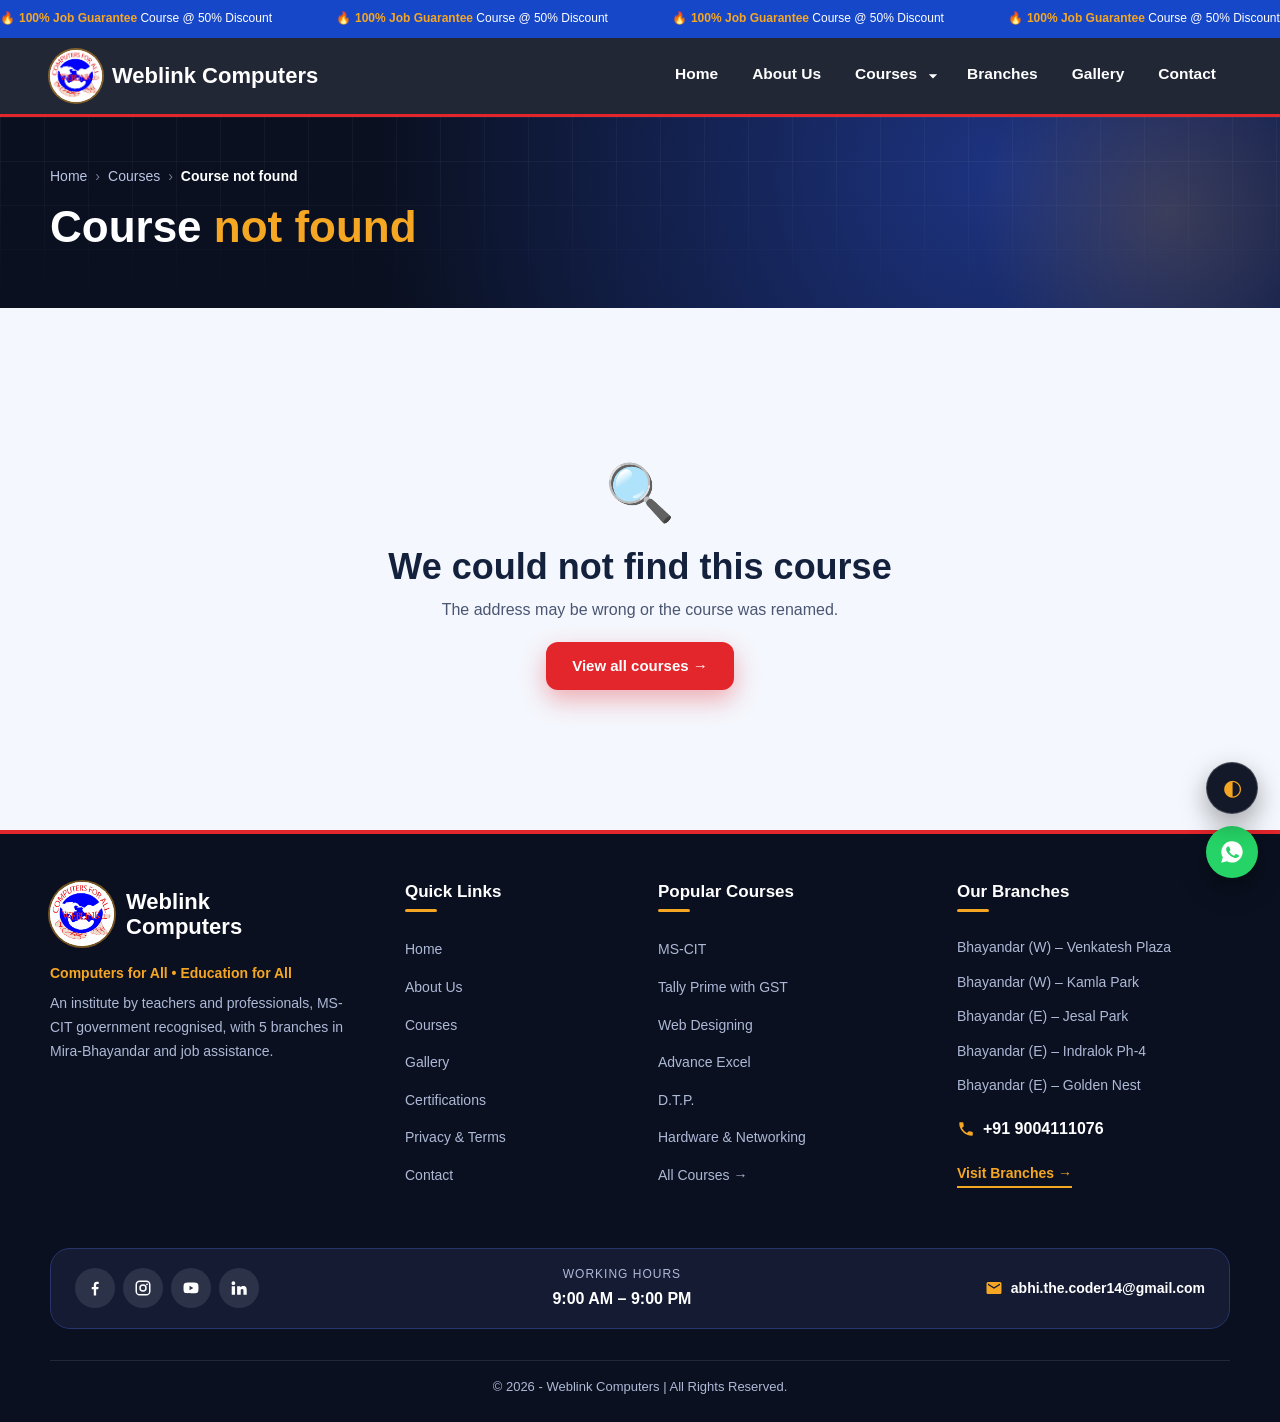
<file: course.html>
<!DOCTYPE html>
<html lang="en">
<head>
  <meta charset="UTF-8">
  <meta name="viewport" content="width=device-width, initial-scale=1">
  <title></title>
  <link rel="stylesheet" href="css/variables.css">
  <link rel="stylesheet" href="css/base.css">
  <link rel="stylesheet" href="css/layout.css">
  <link rel="stylesheet" href="css/components/buttons.css">
  <link rel="stylesheet" href="css/components/nav.css">
  <link rel="stylesheet" href="css/components/footer.css">
  <link rel="stylesheet" href="css/components/cards.css">
  <link rel="stylesheet" href="css/components/chips.css">
  <link rel="stylesheet" href="css/components/more-panel.css">
  <link rel="stylesheet" href="css/components/accordion.css">
  <link rel="stylesheet" href="css/components/floating.css">
  <link rel="stylesheet" href="css/animations.css">
  <link rel="stylesheet" href="css/components/page-banner.css">
  <link rel="stylesheet" href="css/pages/course.css">
  <script src="js/config.js"></script>
  <script src="js/core/theme.js"></script>
  <script src="js/core/favicon.js"></script>
</head>
<body>
  <div id="topBar"></div>
  <header id="siteHeader"></header>
  <main id="pageContent"></main>
  <footer id="siteFooter"></footer>

  <script src="js/data/branches.js"></script>
  <script src="js/data/courses-data.js"></script>
  <script src="js/data/courses.js"></script>
  <script src="js/data/course.js"></script>
  <script src="js/core/dom.js"></script>
  <script src="js/core/router.js"></script>
  <script src="js/core/whatsapp.js"></script>
  <script src="js/core/counter.js"></script>
  <script src="js/core/reveal.js"></script>
  <script src="js/components/nav.js"></script>
  <script src="js/components/footer.js"></script>
  <script src="js/components/floating-buttons.js"></script>
  <script src="js/components/course-card.js"></script>
  <script src="js/components/page-banner.js"></script>
  <script src="js/components/help-panel.js"></script>
  <script src="js/components/accordion.js"></script>
  <script src="js/pages/course.js"></script>
</body>
</html>
</file>
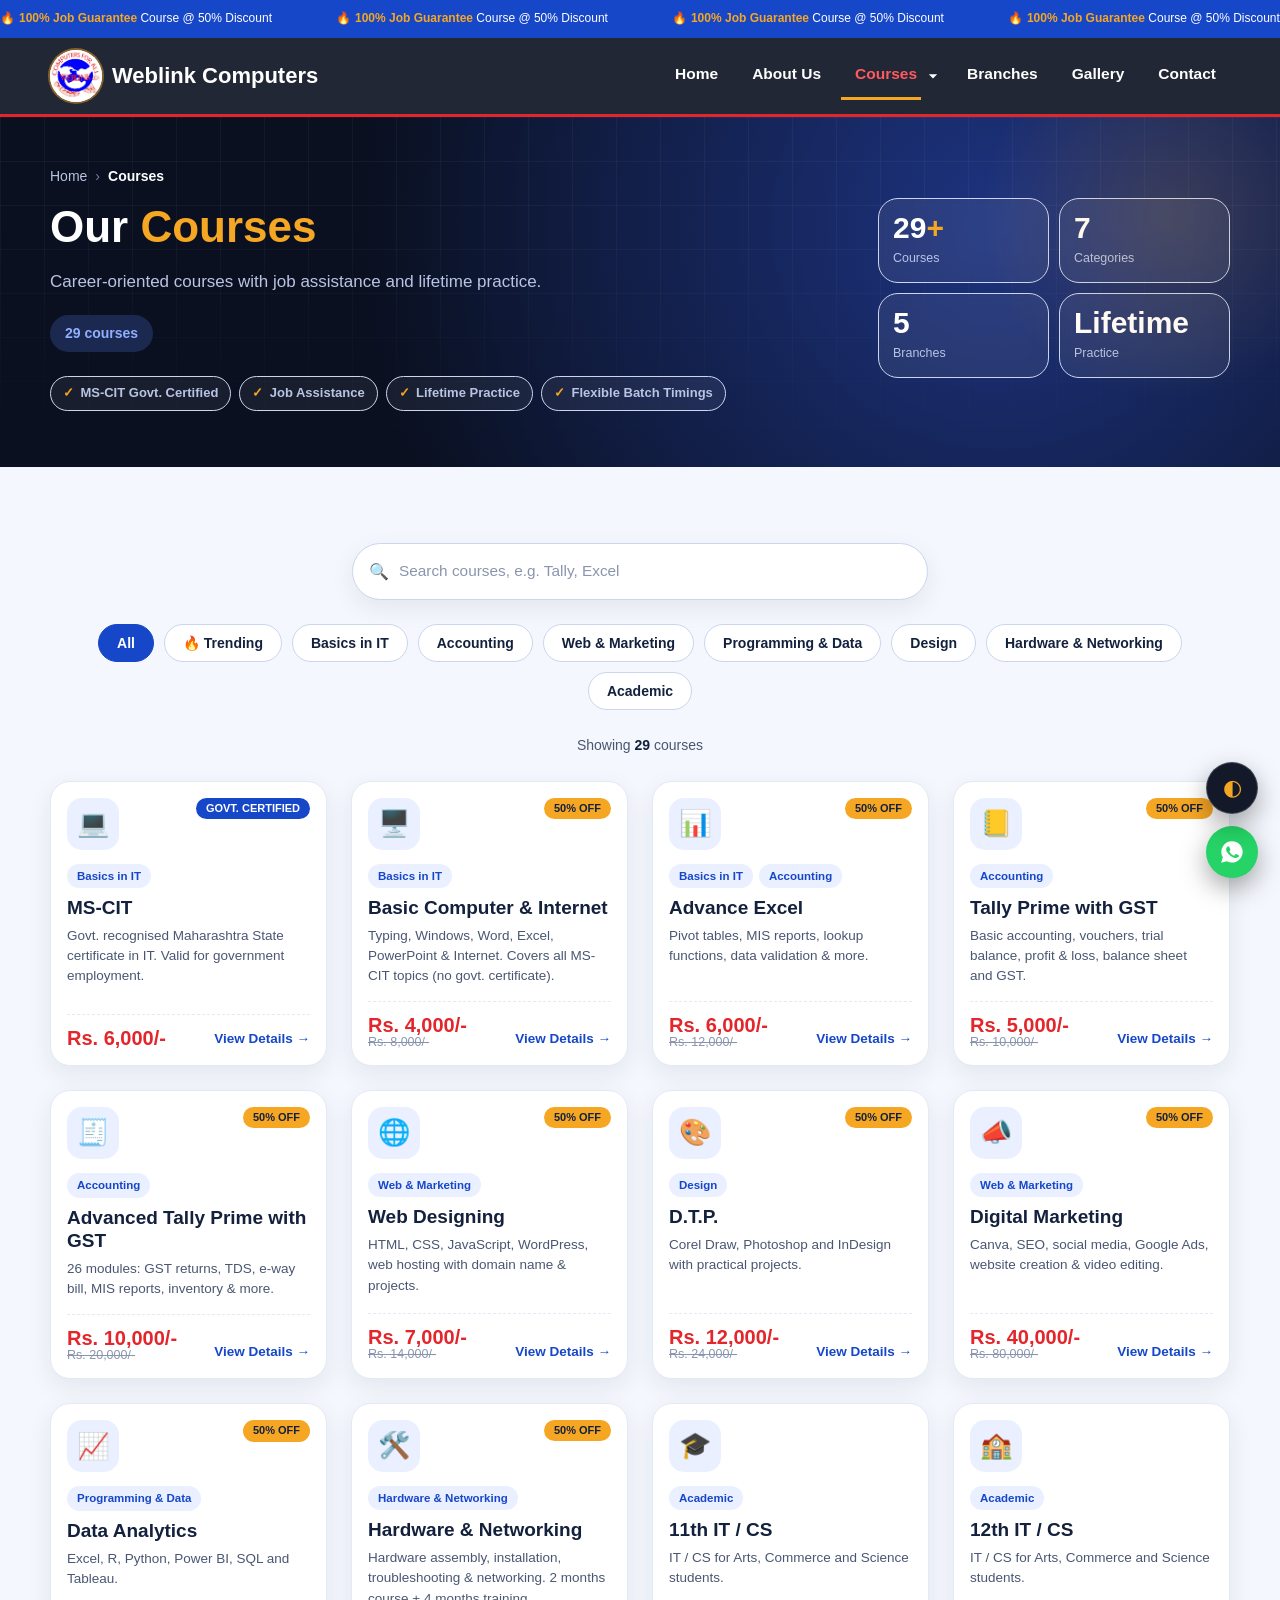
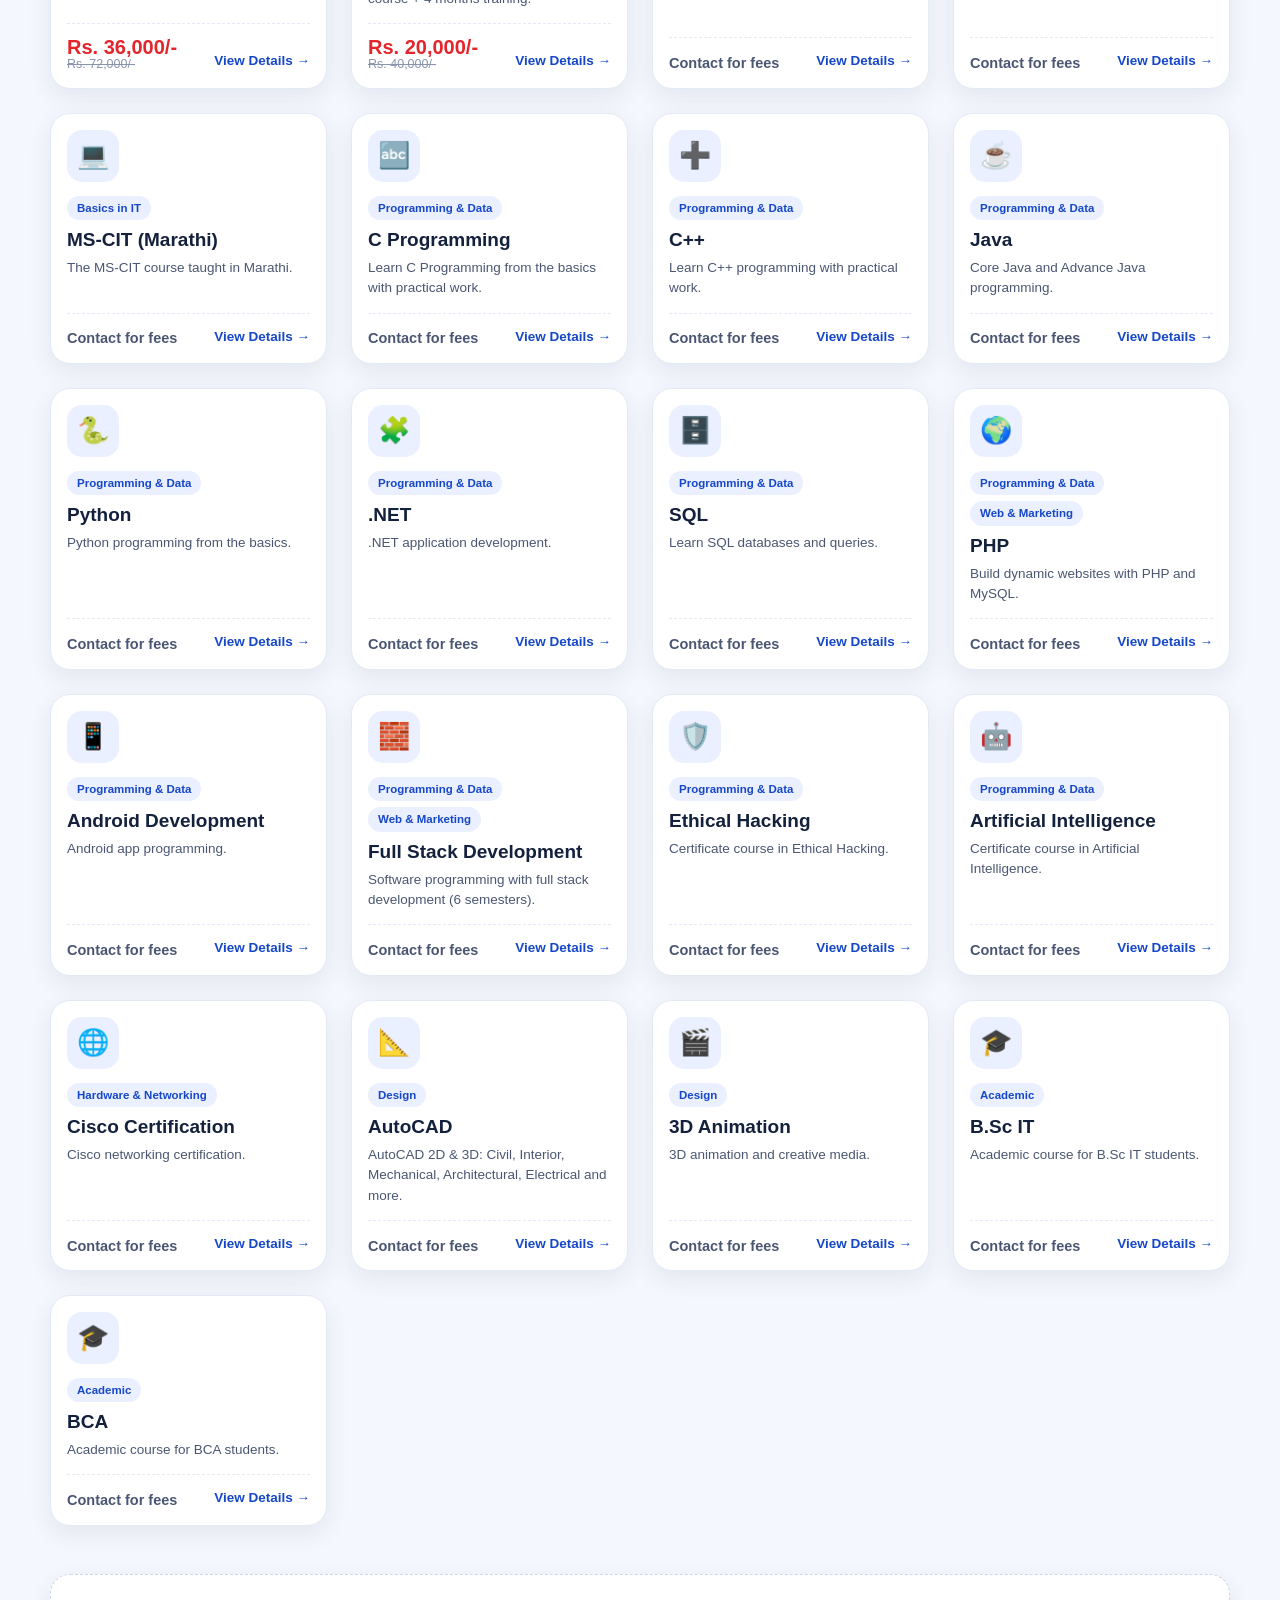
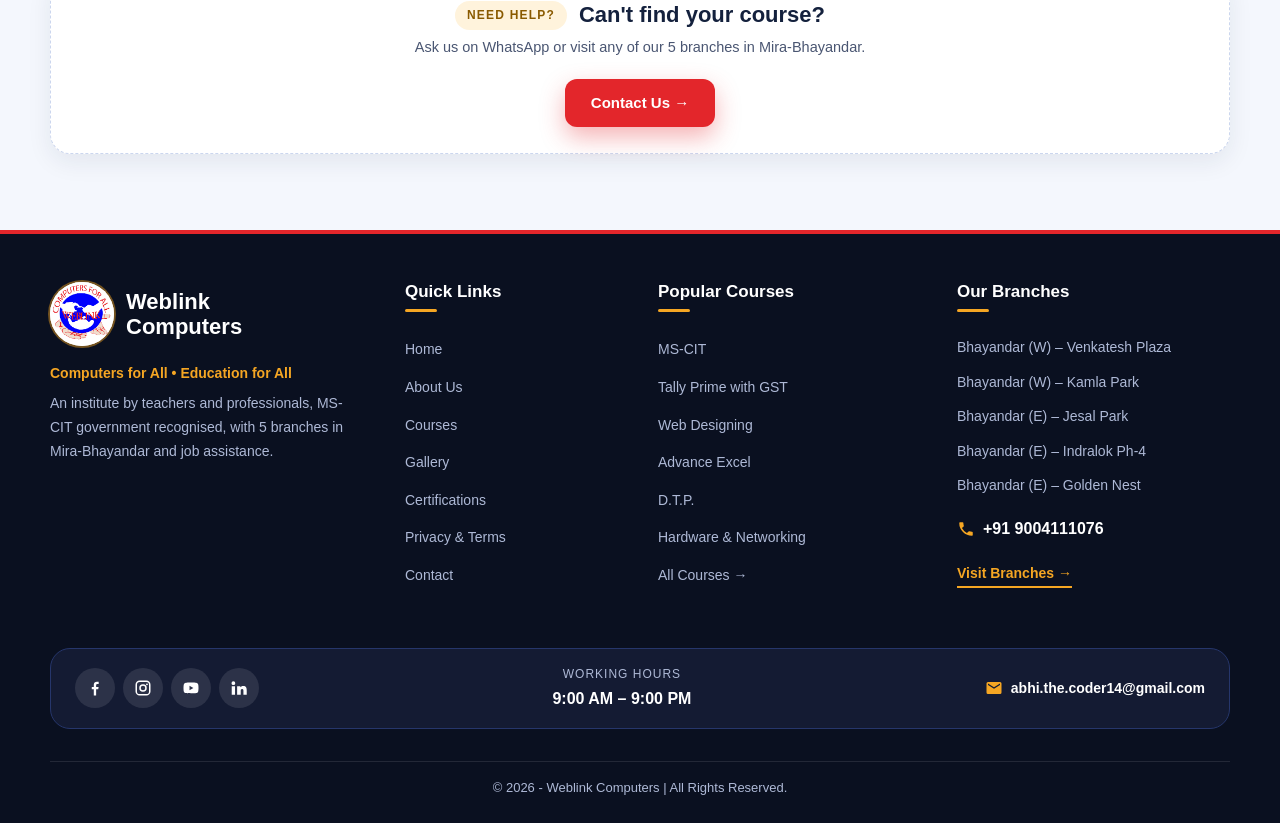
<file: courses.html>
<!DOCTYPE html>
<html lang="en">
<head>
  <meta charset="UTF-8">
  <meta name="viewport" content="width=device-width, initial-scale=1">
  <title></title>
  <link rel="stylesheet" href="css/variables.css">
  <link rel="stylesheet" href="css/base.css">
  <link rel="stylesheet" href="css/layout.css">
  <link rel="stylesheet" href="css/components/buttons.css">
  <link rel="stylesheet" href="css/components/nav.css">
  <link rel="stylesheet" href="css/components/footer.css">
  <link rel="stylesheet" href="css/components/cards.css">
  <link rel="stylesheet" href="css/components/chips.css">
  <link rel="stylesheet" href="css/components/more-panel.css">
  <link rel="stylesheet" href="css/components/floating.css">
  <link rel="stylesheet" href="css/animations.css">
  <link rel="stylesheet" href="css/components/page-banner.css">
  <link rel="stylesheet" href="css/pages/courses.css">
  <script src="js/config.js"></script>
  <script src="js/core/theme.js"></script>
  <script src="js/core/favicon.js"></script>
</head>
<body>
  <div id="topBar"></div>
  <header id="siteHeader"></header>
  <main id="pageContent"></main>
  <footer id="siteFooter"></footer>

  <script src="js/data/branches.js"></script>
  <script src="js/data/courses-data.js"></script>
  <script src="js/data/courses.js"></script>
  <script src="js/core/dom.js"></script>
  <script src="js/core/router.js"></script>
  <script src="js/core/whatsapp.js"></script>
  <script src="js/core/counter.js"></script>
  <script src="js/core/reveal.js"></script>
  <script src="js/components/nav.js"></script>
  <script src="js/components/footer.js"></script>
  <script src="js/components/floating-buttons.js"></script>
  <script src="js/components/course-card.js"></script>
  <script src="js/components/page-banner.js"></script>
  <script src="js/components/help-panel.js"></script>
  <script src="js/pages/courses.js"></script>
</body>
</html>
</file>
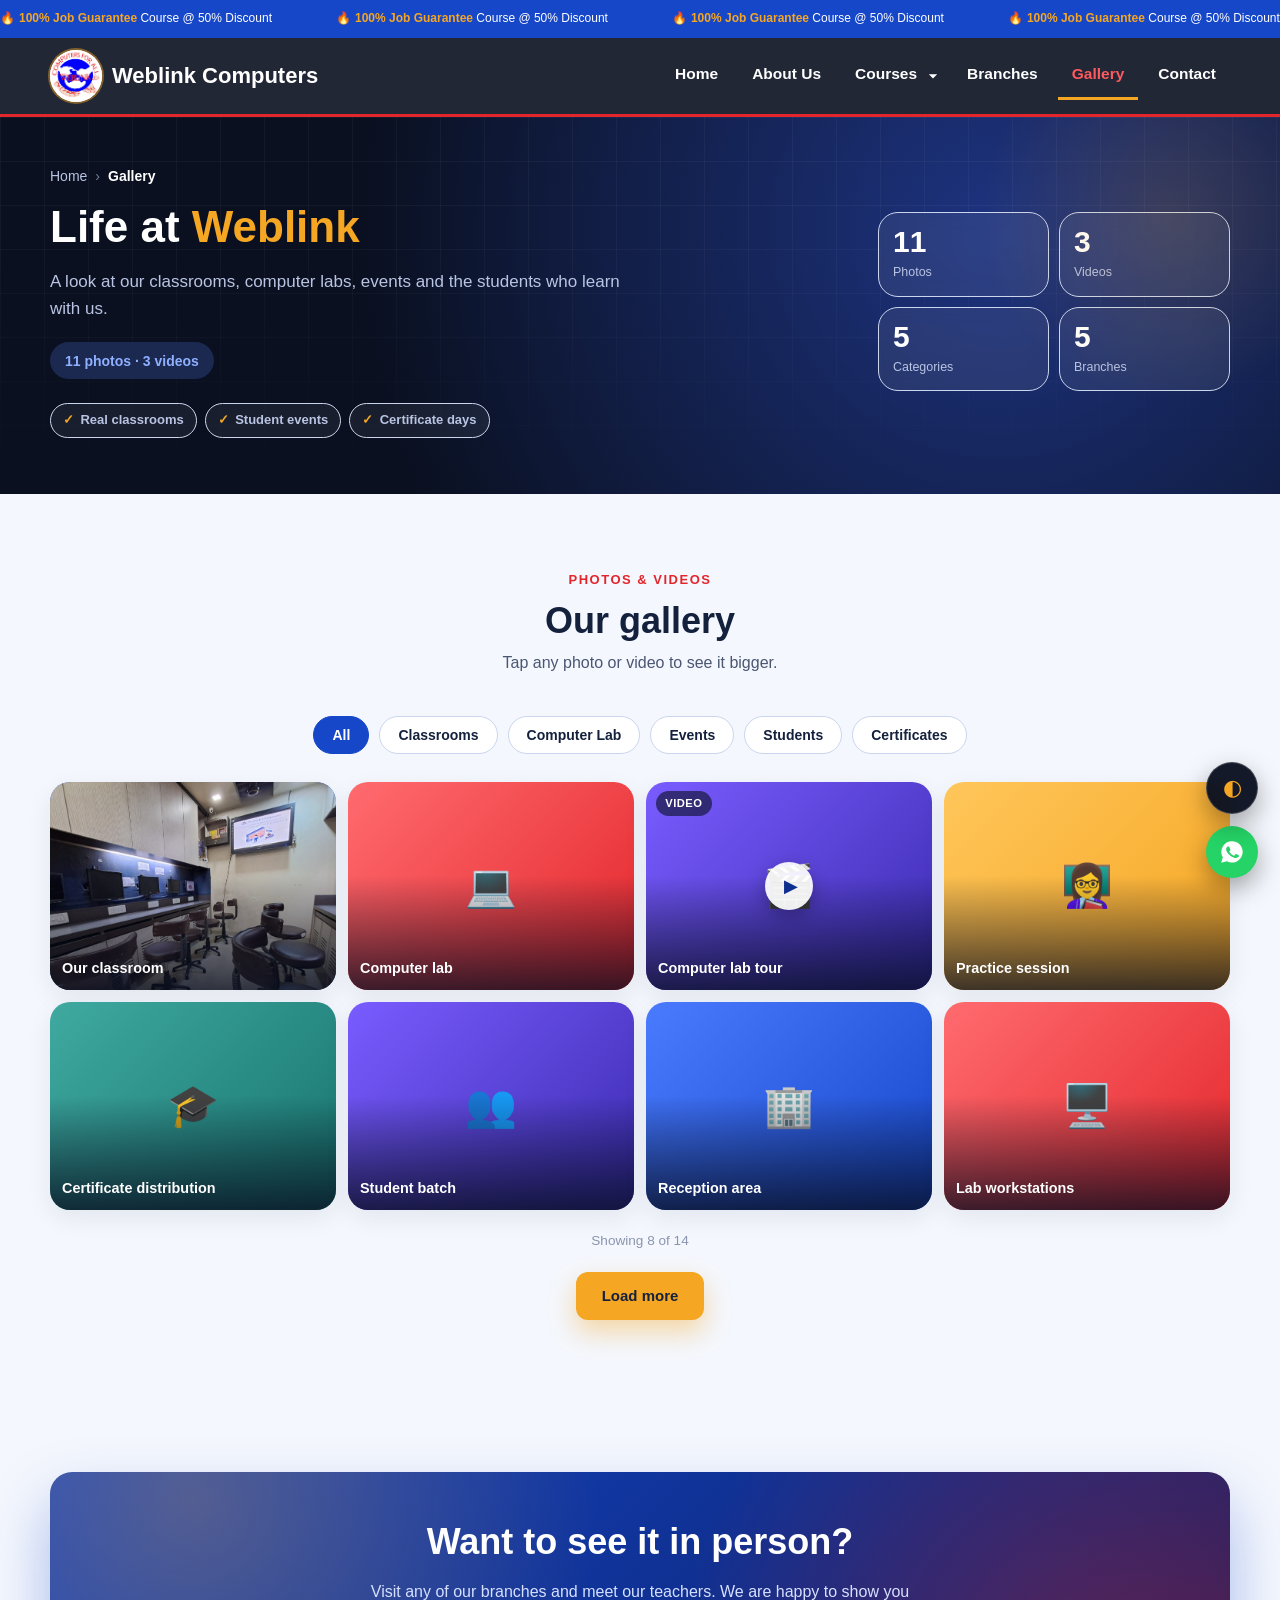
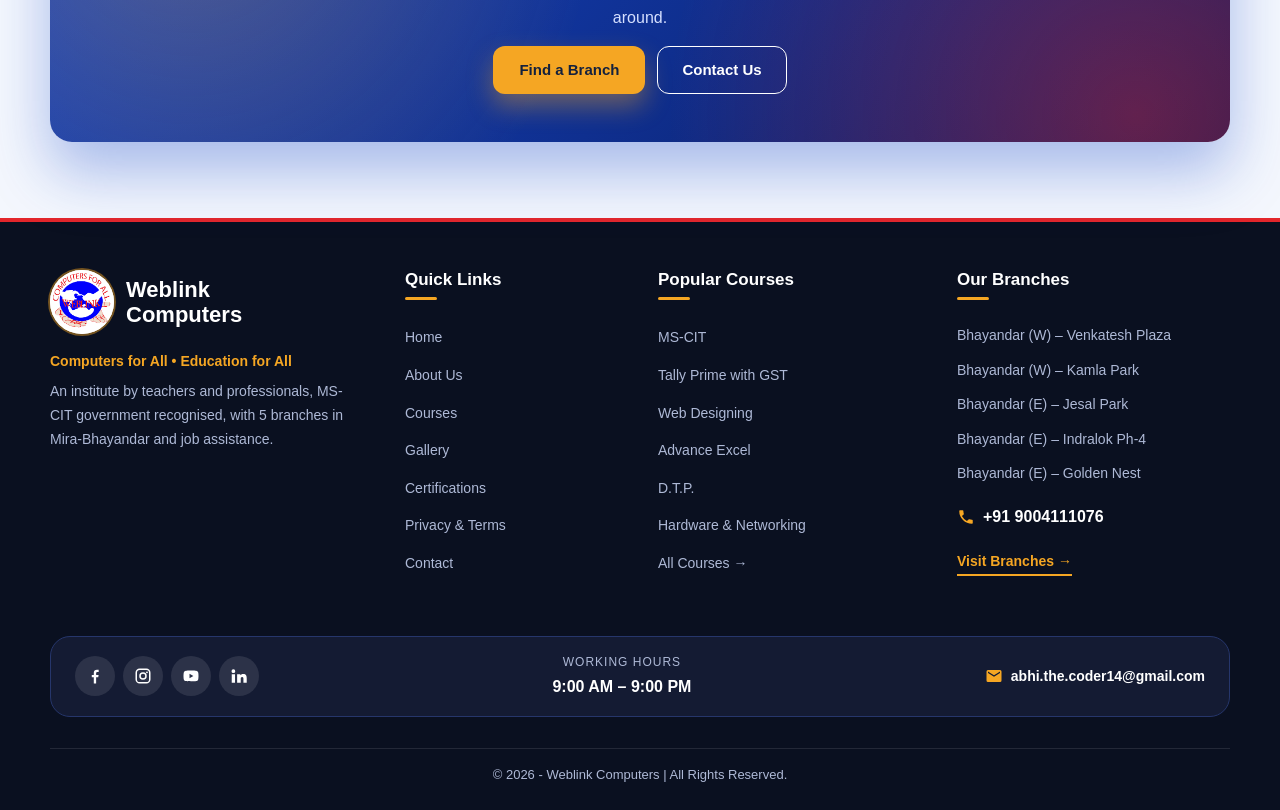
<file: gallery.html>
<!DOCTYPE html>
<html lang="en">
<head>
  <meta charset="UTF-8">
  <meta name="viewport" content="width=device-width, initial-scale=1">
  <title></title>
  <link rel="stylesheet" href="css/variables.css">
  <link rel="stylesheet" href="css/base.css">
  <link rel="stylesheet" href="css/layout.css">
  <link rel="stylesheet" href="css/components/buttons.css">
  <link rel="stylesheet" href="css/components/nav.css">
  <link rel="stylesheet" href="css/components/footer.css">
  <link rel="stylesheet" href="css/components/cards.css">
  <link rel="stylesheet" href="css/components/chips.css">
  <link rel="stylesheet" href="css/components/more-panel.css">
  <link rel="stylesheet" href="css/components/floating.css">
  <link rel="stylesheet" href="css/animations.css">
  <link rel="stylesheet" href="css/components/page-banner.css">
  <link rel="stylesheet" href="css/components/lightbox.css">
  <link rel="stylesheet" href="css/components/cta-band.css">
  <link rel="stylesheet" href="css/pages/gallery.css">
  <script src="js/config.js"></script>
  <script src="js/core/theme.js"></script>
  <script src="js/core/favicon.js"></script>
</head>
<body>
  <div id="topBar"></div>
  <header id="siteHeader"></header>
  <main id="pageContent"></main>
  <footer id="siteFooter"></footer>

  <script src="js/data/branches.js"></script>
  <script src="js/data/courses-data.js"></script>
  <script src="js/data/home.js"></script>
  <script src="js/data/gallery.js"></script>
  <script src="js/core/dom.js"></script>
  <script src="js/core/router.js"></script>
  <script src="js/core/whatsapp.js"></script>
  <script src="js/core/counter.js"></script>
  <script src="js/core/stats.js"></script>
  <script src="js/core/reveal.js"></script>
  <script src="js/components/nav.js"></script>
  <script src="js/components/footer.js"></script>
  <script src="js/components/floating-buttons.js"></script>
  <script src="js/components/course-card.js"></script>
  <script src="js/components/page-banner.js"></script>
  <script src="js/components/feature-card.js"></script>
  <script src="js/components/certification-card.js"></script>
  <script src="js/components/lightbox.js"></script>
  <script src="js/components/cta-band.js"></script>
  <script src="js/pages/gallery.js"></script>
</body>
</html>
</file>
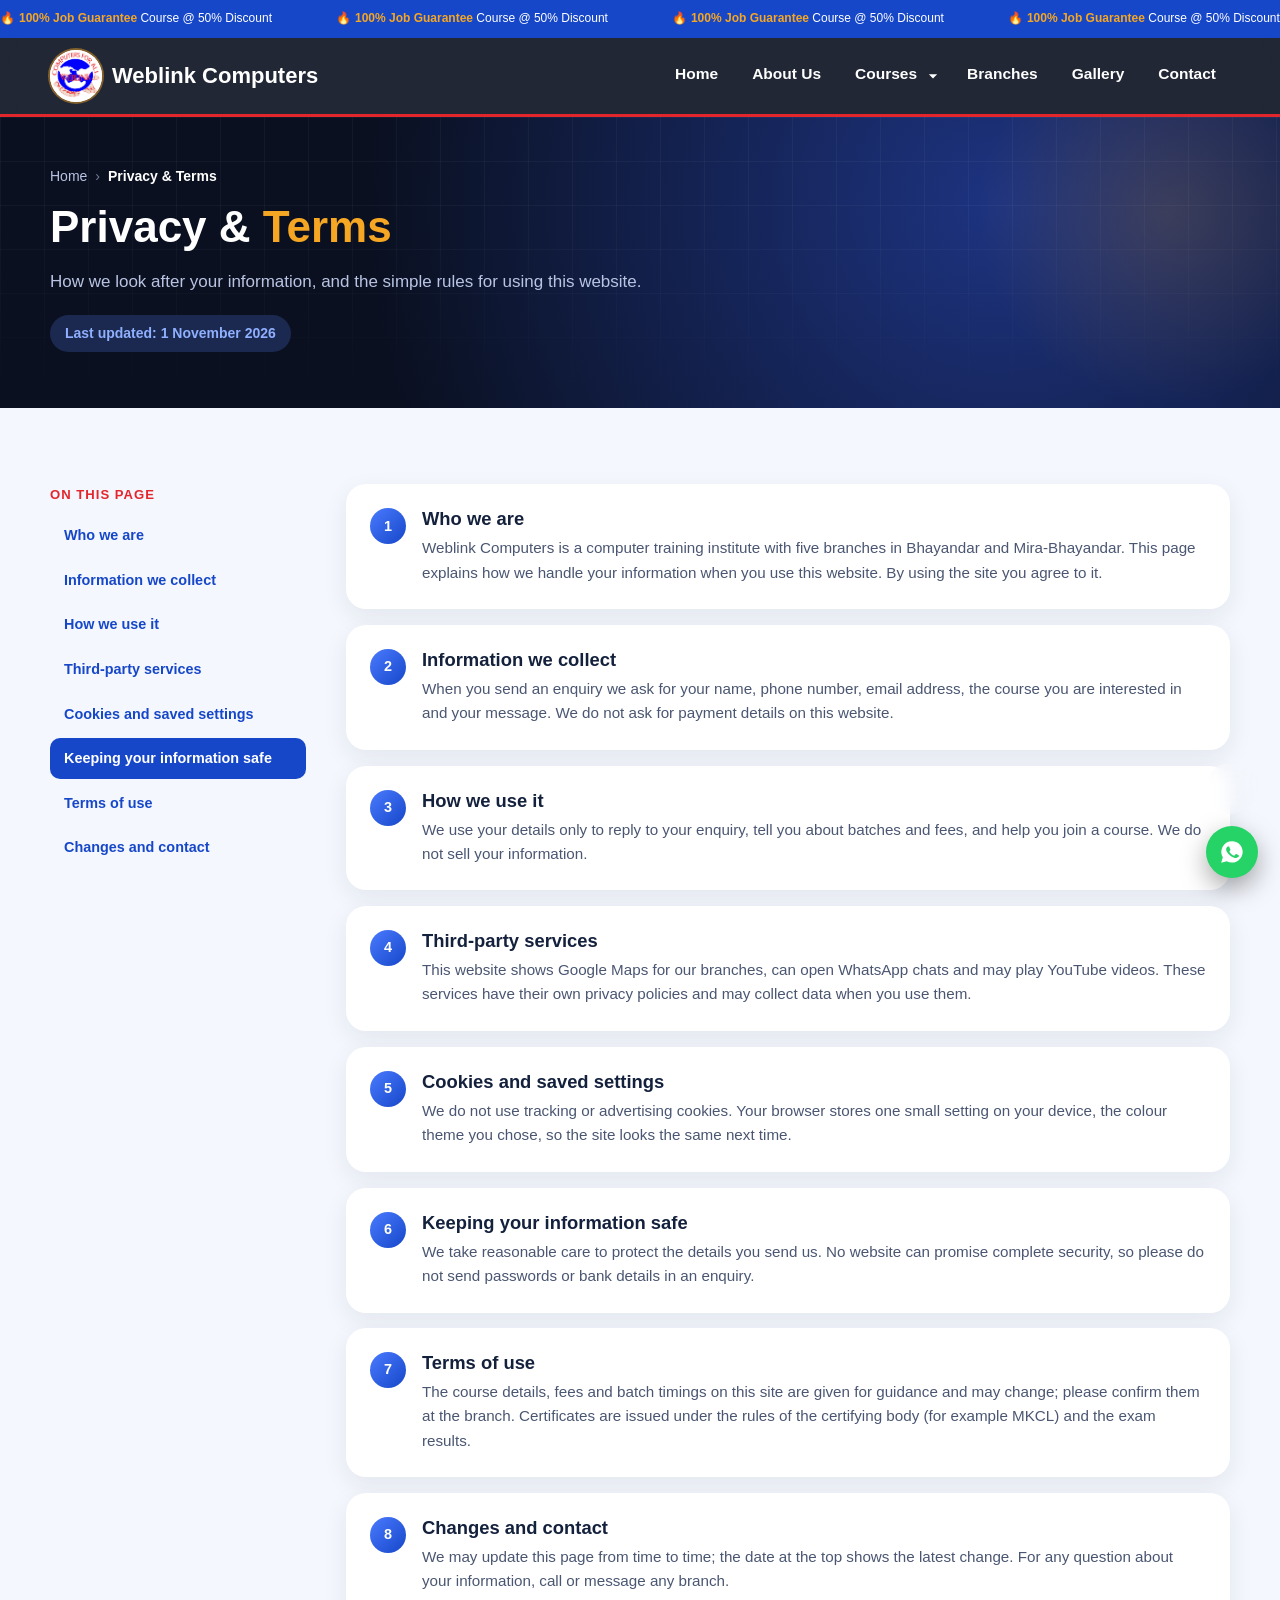
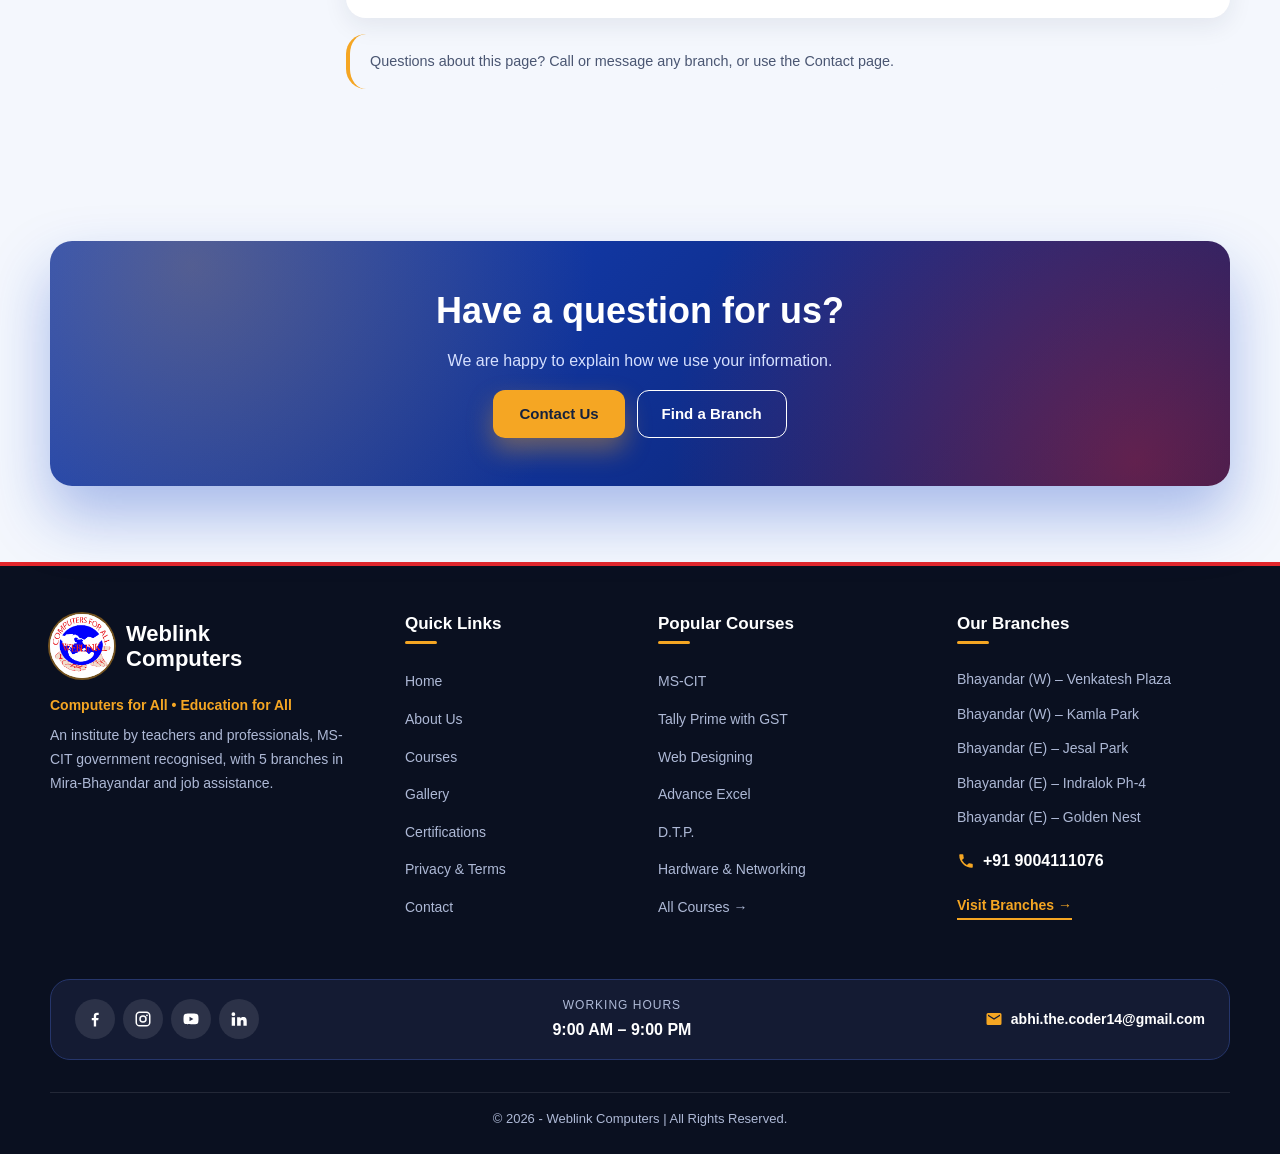
<file: privacy.html>
<!DOCTYPE html>
<html lang="en">
<head>
  <meta charset="UTF-8">
  <meta name="viewport" content="width=device-width, initial-scale=1">
  <title></title>
  <link rel="stylesheet" href="css/variables.css">
  <link rel="stylesheet" href="css/base.css">
  <link rel="stylesheet" href="css/layout.css">
  <link rel="stylesheet" href="css/components/buttons.css">
  <link rel="stylesheet" href="css/components/nav.css">
  <link rel="stylesheet" href="css/components/footer.css">
  <link rel="stylesheet" href="css/components/cards.css">
  <link rel="stylesheet" href="css/components/chips.css">
  <link rel="stylesheet" href="css/components/more-panel.css">
  <link rel="stylesheet" href="css/components/floating.css">
  <link rel="stylesheet" href="css/animations.css">
  <link rel="stylesheet" href="css/components/page-banner.css">
  <link rel="stylesheet" href="css/components/cta-band.css">
  <link rel="stylesheet" href="css/pages/privacy.css">
  <script src="js/config.js"></script>
  <script src="js/core/theme.js"></script>
  <script src="js/core/favicon.js"></script>
</head>
<body>
  <div id="topBar"></div>
  <header id="siteHeader"></header>
  <main id="pageContent"></main>
  <footer id="siteFooter"></footer>

  <script src="js/data/branches.js"></script>
  <script src="js/data/courses-data.js"></script>
  <script src="js/data/home.js"></script>
  <script src="js/data/privacy.js"></script>
  <script src="js/core/dom.js"></script>
  <script src="js/core/router.js"></script>
  <script src="js/core/whatsapp.js"></script>
  <script src="js/core/counter.js"></script>
  <script src="js/core/stats.js"></script>
  <script src="js/core/reveal.js"></script>
  <script src="js/components/nav.js"></script>
  <script src="js/components/footer.js"></script>
  <script src="js/components/floating-buttons.js"></script>
  <script src="js/components/course-card.js"></script>
  <script src="js/components/page-banner.js"></script>
  <script src="js/components/feature-card.js"></script>
  <script src="js/components/certification-card.js"></script>
  <script src="js/components/cta-band.js"></script>
  <script src="js/pages/privacy.js"></script>
</body>
</html>
</file>
<file: css/variables.css>
/* ==========================================================================
   variables.css  -  Weblink Computers
   THE ONLY place where design values live.
   Every other CSS file uses var(--name) and never a raw colour, size or radius.
   Change a value here and the whole site updates.

   WHAT LIVES HERE vs ELSEWHERE
   - Here (global): anything shared by more than one place, or that changes with the theme:
     brand palette, type, spacing, radius, motion, layout sizes, buttons, nav, hero, dark
     sections, cards, chips, footer, forms, floating controls, and the 3 theme blocks.
   - In the section's own file: tokens used by ONE section only. They are declared at the top
     of that file and are built from the global tokens above (so they still follow the theme):
       css/components/cards.css  -> stats strip tokens   (--stat...)
       css/pages/home.css        -> career banner, gallery, hero tech scene, testimonial slider,
                                    "Can't find your course?" panel, ghost numbers, quote marks

   File map
   1. :root               theme-independent tokens (brand, type, spacing, radius, motion, layout)
   2. Responsive tokens   mobile-first overrides of size tokens (768 / 1024 / 1280)
   3. Theme: hybrid       default look  (dark nav / hero / footer, light content sections)
   4. Theme: dark         everything dark navy
   5. Theme: light        everything light

   Theme switching: <html data-theme="hybrid | dark | light">  (set by js/core/theme.js; the switcher button is floating-buttons.js;
   default comes from config.js). All three theme blocks define the SAME token names.

   Naming: camelCase only.
   Breakpoints (CSS cannot read variables inside @media, so they are written here once):
     tablet 768px  |  laptop 1024px  |  desktop 1280px
   ========================================================================== */

/* ==========================================================================
   1. THEME-INDEPENDENT TOKENS
   ========================================================================== */
:root {

  /* ---- Brand palette (raw colours; components should prefer the semantic tokens below) ---- */
  --primaryRed: #E3262B;
  --primaryRedLight: #FF5A5F;          /* red text on dark backgrounds */
  --primaryRedSoft: #FF6B6F;
  --secondaryBlue: #1647C9;
  --secondaryBlueBright: #4A7BFF;
  --secondaryBlueDark: #0F2F8F;
  --secondaryBlueDeep: #0A1A5C;
  --accentAmber: #F5A623;
  --accentAmberLight: #FFC65A;
  --accentAmberDark: #B36B00;          /* amber text on light backgrounds */
  --whatsappGreen: #25D366;
  --whatsappGreenDark: #1EBE5A;

  /* ---- Neutrals ---- */
  --whiteColor: #FFFFFF;
  --navy900: #0A1020;
  --navy850: #060B17;
  --navy800: #0E1630;
  --navy700: #131D3B;
  --navy600: #1B2850;
  --navy500: #26366B;
  --navyGlow: #1D3380;                 /* soft blue glow used in dark backgrounds */
  --inkColor: #14213D;
  --slateColor: #4A5672;
  --mutedColor: #8A95AD;
  --mistColor: #F4F7FD;
  --lineColor: #E3E9F5;
  --paleBlue: #EAF0FF;

  /* ---- Typography ---- */
  --fontFamilyBase: "Inter", "Segoe UI", Roboto, "Helvetica Neue", Arial, sans-serif;
  --fontFamilyMono: Consolas, "SFMono-Regular", Menlo, monospace;
  --fontWeightRegular: 400;
  --fontWeightMedium: 500;
  --fontWeightSemiBold: 600;
  --fontWeightBold: 700;
  --fontWeightExtraBold: 800;
  --fontWeightBlack: 900;
  --lineHeightTight: 1.1;
  --lineHeightHeading: 1.2;
  --lineHeightBase: 1.6;
  --letterSpacingEyebrow: 1.5px;

  /* Font sizes - mobile-first values, enlarged in section 2 */
  --heroHeadingFontSize: 2.125rem;     /* 34px */
  --headingFontSize: 1.75rem;          /* 28px  section headings */
  --subheadingFontSize: 1.375rem;      /* 22px */
  --cardHeadingFontSize: 1.0625rem;    /* 17px */
  --paragraphFontSize: 1rem;           /* 16px */
  --heroTextFontSize: 0.96875rem;      /* 15.5px */
  --smallFontSize: 0.875rem;           /* 14px */
  --tinyFontSize: 0.75rem;             /* 12px */
  --eyebrowFontSize: 0.8125rem;        /* 13px */
  --btnFontSize: 0.9375rem;            /* 15px */
  --navLinkFontSize: 0.96875rem;       /* 15.5px */
  --statNumberFontSize: 1.625rem;      /* 26px */
  --statLabelFontSize: 0.78125rem;     /* 12.5px */

  /* ---- Spacing scale ---- */
  --spaceXs: 0.25rem;
  --spaceSm: 0.5rem;
  --spaceMd: 1rem;
  --spaceLg: 1.5rem;
  --spaceXl: 2rem;
  --space2xl: 3rem;
  --space3xl: 4.5rem;
  --sectionPaddingY: 3rem;             /* vertical padding of every section (mobile) */
  --sectionHeaderGap: 1.625rem;        /* gap under a section header (mobile) */
  --gridGap: 0.875rem;
  --containerMaxWidth: 1180px;
  --containerPaddingX: 1rem;

  /* ---- Radius ---- */
  --btnBorderRadius: 12px;
  --cardBorderRadius: 20px;
  --cardBorderRadiusLarge: 22px;
  --bannerBorderRadius: 22px;
  --tileBorderRadius: 16px;
  --iconTileBorderRadius: 15px;
  --inputBorderRadius: 12px;
  --chipBorderRadius: 99px;
  --badgeBorderRadius: 99px;

  /* ---- Layout / component sizes ---- */
  --topBarHeight: 38px;
  --topBarGap: 4rem;                  /* space between the repeated top bar messages */
  --navHeight: 68px;
  --navLogoSize: 44px;
  --navBorderBottomWidth: 3px;
  --iconTileSize: 52px;
  --iconTileLargeSize: 58px;
  --floatButtonSize: 52px;
  --floatOffset: 16px;
  --drawerWidth: min(86vw, 360px);

  /* ---- Static shadows ---- */
  --shadowButtonRed: 0 10px 24px rgba(227, 38, 43, 0.35);
  --shadowButtonAmber: 0 12px 26px rgba(245, 166, 35, 0.4);
  --shadowButtonBlue: 0 10px 24px rgba(22, 71, 201, 0.35);
  --shadowFloat: 0 10px 26px rgba(0, 0, 0, 0.35);
  --shadowIconTile: 0 8px 18px rgba(0, 0, 0, 0.18);

  /* ---- Buttons (shape; colours below are brand-fixed so a button looks the same in every theme) ---- */
  --btnPaddingY: 0.8125rem;
  --btnPaddingX: 1.5rem;
  --btnFontWeight: 700;
  --btnPrimaryBg: var(--primaryRed);
  --btnPrimaryText: var(--whiteColor);
  --btnPrimaryHoverBg: #C71E23;
  --btnAmberBg: var(--accentAmber);
  --btnAmberText: var(--inkColor);
  --btnAmberHoverBg: #E39512;

  /* ---- Icon tile gradients (red / blue / amber / teal / violet) ---- */
  --gradientRed: linear-gradient(135deg, #FF6B6F, #E3262B);
  --gradientBlue: linear-gradient(135deg, #4A7BFF, #1647C9);
  --gradientAmber: linear-gradient(135deg, #FFC65A, #F5A623);
  --gradientTeal: linear-gradient(135deg, #3FA9A0, #18756E);
  --gradientViolet: linear-gradient(135deg, #7A5CFF, #3B2BB0);

  /* ---- Motion ---- */
  --transitionFast: 0.2s ease;
  --transitionBase: 0.35s ease;
  --transitionSlow: 0.5s cubic-bezier(0.4, 0.1, 0.2, 1);

  /* ---- Stacking order ---- */
  --zNav: 100;
  --zDropdown: 110;
  --zDrawerOverlay: 190;
  --zDrawer: 200;
  --zFloat: 150;
  --zModal: 300;
}

/* ==========================================================================
   2. RESPONSIVE TOKENS (mobile-first: larger screens only raise the values)
   ========================================================================== */
@media (min-width: 768px) {
  :root {
    --heroHeadingFontSize: 2.75rem;
    --headingFontSize: 2.125rem;
    --cardHeadingFontSize: 1.1875rem;
    --heroTextFontSize: 1.0625rem;
    --statNumberFontSize: 2rem;
    --statLabelFontSize: 0.875rem;
    --sectionPaddingY: 4rem;
    --sectionHeaderGap: 2.25rem;
    --gridGap: 1.25rem;
    --containerPaddingX: 1.25rem;
    --bannerBorderRadius: 28px;
    --tileBorderRadius: 20px;
  }
}

@media (min-width: 1024px) {
  :root {
    --heroHeadingFontSize: 3.125rem;   /* 50px */
    --headingFontSize: 2.25rem;        /* 36px */
    --sectionPaddingY: 4.5rem;
    --sectionHeaderGap: 2.5rem;
    --gridGap: 1.5rem;
    --navHeight: 76px;
    --navLogoSize: 52px;
    --navLinkFontSize: 0.96875rem;
    --floatOffset: 22px;
  }
}

@media (min-width: 1280px) {
  :root {
    --sectionPaddingY: 4.75rem;
  }
}

/* ==========================================================================
   3. THEME: HYBRID  (default)
      Dark navy top bar / nav / hero / footer + dark "feature" sections,
      light content sections, light cards.
   ========================================================================== */
:root,
[data-theme="hybrid"] {
  --colorScheme: light;

  /* Top bar + navbar (frosted, always semi-transparent) */
  --topBarBg: var(--secondaryBlue);
  --topBarTextColor: var(--whiteColor);
  --topBarHighlightColor: var(--accentAmber);
  --topBarIconBg: rgba(255, 255, 255, 0.18);
  --navBg: rgba(10, 16, 32, 0.9);
  --navBlur: 12px;
  --navBorderColor: var(--primaryRed);
  --navBrandColor: var(--whiteColor);
  --navTextColor: var(--whiteColor);
  --navHoverBg: rgba(255, 255, 255, 0.08);
  --navActiveColor: var(--primaryRedLight);
  --navActiveUnderline: var(--accentAmber);
  --navButtonBorder: rgba(255, 255, 255, 0.3);
  --dropdownBg: #101A38;
  --dropdownBorder: var(--navy500);
  --dropdownText: #DCE4FF;
  --dropdownHoverBg: rgba(255, 255, 255, 0.08);
  --drawerBg: var(--navy900);
  --drawerText: var(--whiteColor);
  --drawerBorder: var(--navy500);
  --drawerOverlay: rgba(5, 8, 18, 0.6);
  --logoBadgeBg: var(--whiteColor);
  --logoBadgeRing: rgba(245, 166, 35, 0.45);

  /* Page surfaces */
  --pageBg: var(--mistColor);                       /* light content section */
  --pageBgAlt: var(--whiteColor);                   /* alternate light section */
  --headingColor: var(--inkColor);
  --paragraphTextColor: var(--slateColor);
  --mutedTextColor: var(--mutedColor);
  --eyebrowColor: var(--primaryRed);
  --linkColor: var(--secondaryBlue);
  --dividerColor: var(--lineColor);

  /* Hero */
  --heroBg: radial-gradient(circle at 78% 30%, var(--navyGlow) 0%, var(--navy900) 62%);
  --heroGridColor: rgba(255, 255, 255, 0.04);
  --heroHeadingColor: var(--whiteColor);
  --heroTextColor: #B9C4E3;
  --heroAccentColor: var(--accentAmber);
  --heroChipBg: var(--navy600);
  --heroChipText: #8FB0FF;
  --heroGhostBtnColor: var(--accentAmber);

  /* Dark feature sections (Why Choose, Testimonials) */
  --darkSectionBg: radial-gradient(circle at 85% 0%, var(--navyGlow) 0%, var(--navy900) 55%);
  --darkSectionGridColor: rgba(255, 255, 255, 0.035);
  --onDarkHeadingColor: var(--whiteColor);
  --onDarkTextColor: #B4BFDC;
  --onDarkEyebrowColor: var(--primaryRedLight);
  --darkSectionCardBg: var(--whiteColor);           /* cards stay light on the dark section */
  --darkSectionCardBorder: transparent;
  --darkSectionCardShadow: 0 24px 50px rgba(0, 0, 0, 0.55);       /* faint 01-06 numbers */

  /* Cards on light sections */
  --cardBg: var(--whiteColor);
  --cardBgSoft: var(--mistColor);
  --cardBorderColor: var(--lineColor);
  --cardHeadingColor: var(--inkColor);
  --cardTextColor: var(--slateColor);
  --cardShadow: 0 8px 24px rgba(20, 33, 61, 0.08);
  --cardHoverShadow: 0 18px 40px rgba(20, 33, 61, 0.16);
  --iconTileBg: var(--paleBlue);
  --tagBg: var(--paleBlue);
  --tagTextColor: var(--secondaryBlue);
  --priceColor: var(--primaryRed);
  --oldPriceColor: var(--mutedColor);
  --cardLinkColor: var(--secondaryBlue);
  --badgeOfferBg: var(--accentAmber);
  --badgeOfferText: var(--inkColor);
  --badgeGovtBg: var(--secondaryBlue);
  --badgeGovtText: var(--whiteColor);

  /* Filter chips + course pills */
  --chipBg: var(--whiteColor);
  --chipBorderColor: #CBD6EE;
  --chipTextColor: var(--inkColor);
  --chipActiveBg: var(--secondaryBlue);
  --chipActiveText: var(--whiteColor);
  --pillHoverBg: var(--secondaryBlue);
  --pillHoverText: var(--whiteColor);
  --pillMoreColor: var(--secondaryBlue);

  /* Footer */
  --footerBg: var(--navy900);
  --footerBorderTopColor: var(--primaryRed);
  --footerHeadingColor: var(--whiteColor);
  --footerTextColor: #AEB9D6;
  --footerLinkColor: #AEB9D6;
  --footerLinkHoverColor: var(--accentAmber);
  --footerTaglineColor: var(--accentAmber);
  --footerAccentColor: var(--accentAmber);
  --footerStripBg: #141B33;
  --footerStripBorder: var(--navy500);
  --footerDividerColor: rgba(255, 255, 255, 0.1);
  --footerIconBg: rgba(255, 255, 255, 0.1);
  --footerIconColor: var(--whiteColor);

  /* Forms (used by later pages) */
  --inputBg: var(--whiteColor);
  --inputBorderColor: #CBD6EE;
  --inputTextColor: var(--inkColor);
  --inputPlaceholderColor: var(--mutedColor);
  --inputFocusBorderColor: var(--secondaryBlue);

  /* Floating controls */
  --switcherBg: rgba(10, 16, 32, 0.96);
  --switcherBorder: rgba(255, 255, 255, 0.2);
  --switcherIconColor: #B4BFDC;
  --switcherActiveBg: var(--accentAmber);
  --switcherActiveText: var(--inkColor);
  --scrollTopBg: var(--secondaryBlue);
  --scrollTopText: var(--whiteColor);
  --focusRingColor: var(--accentAmber);
}

/* ==========================================================================
   4. THEME: DARK  (everything dark navy; lighter red for text on dark)
   ========================================================================== */
[data-theme="dark"] {
  --colorScheme: dark;

  --topBarBg: var(--secondaryBlue);
  --topBarTextColor: var(--whiteColor);
  --topBarHighlightColor: var(--accentAmber);
  --topBarIconBg: rgba(255, 255, 255, 0.18);
  --navBg: rgba(10, 16, 32, 0.9);
  --navBlur: 12px;
  --navBorderColor: var(--primaryRed);
  --navBrandColor: var(--whiteColor);
  --navTextColor: var(--whiteColor);
  --navHoverBg: rgba(255, 255, 255, 0.08);
  --navActiveColor: var(--primaryRedLight);
  --navActiveUnderline: var(--accentAmber);
  --navButtonBorder: rgba(255, 255, 255, 0.3);
  --dropdownBg: #101A38;
  --dropdownBorder: var(--navy500);
  --dropdownText: #DCE4FF;
  --dropdownHoverBg: rgba(255, 255, 255, 0.08);
  --drawerBg: var(--navy900);
  --drawerText: var(--whiteColor);
  --drawerBorder: var(--navy500);
  --drawerOverlay: rgba(5, 8, 18, 0.6);
  --logoBadgeBg: var(--whiteColor);
  --logoBadgeRing: rgba(245, 166, 35, 0.45);

  --pageBg: var(--navy800);
  --pageBgAlt: #0B1228;
  --headingColor: #F3F6FF;
  --paragraphTextColor: #AEB9D6;
  --mutedTextColor: #7E8BB0;
  --eyebrowColor: var(--primaryRedLight);
  --linkColor: var(--accentAmber);
  --dividerColor: var(--navy500);

  --heroBg: radial-gradient(circle at 78% 30%, var(--navyGlow) 0%, var(--navy900) 62%);
  --heroGridColor: rgba(255, 255, 255, 0.04);
  --heroHeadingColor: var(--whiteColor);
  --heroTextColor: #B9C4E3;
  --heroAccentColor: var(--accentAmber);
  --heroChipBg: var(--navy600);
  --heroChipText: #8FB0FF;
  --heroGhostBtnColor: var(--accentAmber);

  --darkSectionBg: var(--navy900);
  --darkSectionGridColor: rgba(255, 255, 255, 0.025);
  --onDarkHeadingColor: #F3F6FF;
  --onDarkTextColor: #AEB9D6;
  --onDarkEyebrowColor: var(--primaryRedLight);
  --darkSectionCardBg: var(--navy700);
  --darkSectionCardBorder: var(--navy500);
  --darkSectionCardShadow: 0 24px 50px rgba(0, 0, 0, 0.6);

  --cardBg: var(--navy700);
  --cardBgSoft: var(--navy700);
  --cardBorderColor: var(--navy500);
  --cardHeadingColor: #F3F6FF;
  --cardTextColor: #AEB9D6;
  --cardShadow: 0 8px 24px rgba(0, 0, 0, 0.45);
  --cardHoverShadow: 0 18px 40px rgba(0, 0, 0, 0.55);
  --iconTileBg: var(--navy600);
  --tagBg: var(--navy600);
  --tagTextColor: #8FB0FF;
  --priceColor: var(--primaryRedLight);
  --oldPriceColor: #7E8BB0;
  --cardLinkColor: var(--accentAmber);
  --badgeOfferBg: var(--accentAmber);
  --badgeOfferText: var(--inkColor);
  --badgeGovtBg: var(--secondaryBlue);
  --badgeGovtText: var(--whiteColor);

  --chipBg: var(--navy700);
  --chipBorderColor: #2C3E78;
  --chipTextColor: #DCE4FF;
  --chipActiveBg: var(--accentAmber);
  --chipActiveText: var(--inkColor);
  --pillHoverBg: var(--accentAmber);
  --pillHoverText: var(--inkColor);
  --pillMoreColor: var(--accentAmber);

  --footerBg: var(--navy850);
  --footerBorderTopColor: var(--primaryRed);
  --footerHeadingColor: var(--whiteColor);
  --footerTextColor: #AEB9D6;
  --footerLinkColor: #AEB9D6;
  --footerLinkHoverColor: var(--accentAmber);
  --footerTaglineColor: var(--accentAmber);
  --footerAccentColor: var(--accentAmber);
  --footerStripBg: #0F1529;
  --footerStripBorder: var(--navy500);
  --footerDividerColor: rgba(255, 255, 255, 0.1);
  --footerIconBg: rgba(255, 255, 255, 0.1);
  --footerIconColor: var(--whiteColor);

  --inputBg: var(--navy700);
  --inputBorderColor: #2C3E78;
  --inputTextColor: #F3F6FF;
  --inputPlaceholderColor: #7E8BB0;
  --inputFocusBorderColor: var(--accentAmber);

  --switcherBg: rgba(10, 16, 32, 0.96);
  --switcherBorder: rgba(255, 255, 255, 0.2);
  --switcherIconColor: #B4BFDC;
  --switcherActiveBg: var(--accentAmber);
  --switcherActiveText: var(--inkColor);
  --scrollTopBg: var(--accentAmber);
  --scrollTopText: var(--inkColor);
  --focusRingColor: var(--accentAmber);
}

/* ==========================================================================
   5. THEME: LIGHT  (everything light; darker amber for text on light)
   ========================================================================== */
[data-theme="light"] {
  --colorScheme: light;

  --topBarBg: var(--secondaryBlue);
  --topBarTextColor: var(--whiteColor);
  --topBarHighlightColor: var(--accentAmberLight);
  --topBarIconBg: rgba(255, 255, 255, 0.18);
  --navBg: rgba(255, 255, 255, 0.72);
  --navBlur: 14px;
  --navBorderColor: var(--primaryRed);
  --navBrandColor: var(--secondaryBlue);
  --navTextColor: var(--inkColor);
  --navHoverBg: rgba(22, 71, 201, 0.08);
  --navActiveColor: var(--primaryRed);
  --navActiveUnderline: var(--accentAmber);
  --navButtonBorder: #CBD6EE;
  --dropdownBg: var(--whiteColor);
  --dropdownBorder: var(--lineColor);
  --dropdownText: var(--inkColor);
  --dropdownHoverBg: var(--paleBlue);
  --drawerBg: var(--whiteColor);
  --drawerText: var(--inkColor);
  --drawerBorder: var(--lineColor);
  --drawerOverlay: rgba(20, 33, 61, 0.45);
  --logoBadgeBg: var(--whiteColor);
  --logoBadgeRing: rgba(22, 71, 201, 0.25);

  --pageBg: var(--mistColor);
  --pageBgAlt: var(--whiteColor);
  --headingColor: var(--inkColor);
  --paragraphTextColor: var(--slateColor);
  --mutedTextColor: var(--mutedColor);
  --eyebrowColor: var(--primaryRed);
  --linkColor: var(--secondaryBlue);
  --dividerColor: var(--lineColor);

  --heroBg: linear-gradient(135deg, #E4ECFF 0%, #FFFFFF 62%);
  --heroGridColor: rgba(22, 71, 201, 0.06);
  --heroHeadingColor: var(--inkColor);
  --heroTextColor: var(--slateColor);
  --heroAccentColor: var(--accentAmberDark);
  --heroChipBg: var(--paleBlue);
  --heroChipText: var(--secondaryBlue);
  --heroGhostBtnColor: var(--accentAmberDark);

  --darkSectionBg: var(--whiteColor);
  --darkSectionGridColor: transparent;
  --onDarkHeadingColor: var(--inkColor);
  --onDarkTextColor: var(--slateColor);
  --onDarkEyebrowColor: var(--primaryRed);
  --darkSectionCardBg: var(--mistColor);
  --darkSectionCardBorder: var(--lineColor);
  --darkSectionCardShadow: 0 18px 40px rgba(20, 33, 61, 0.16);

  --cardBg: var(--whiteColor);
  --cardBgSoft: var(--mistColor);
  --cardBorderColor: var(--lineColor);
  --cardHeadingColor: var(--inkColor);
  --cardTextColor: var(--slateColor);
  --cardShadow: 0 8px 24px rgba(20, 33, 61, 0.08);
  --cardHoverShadow: 0 18px 40px rgba(20, 33, 61, 0.16);
  --iconTileBg: var(--paleBlue);
  --tagBg: var(--paleBlue);
  --tagTextColor: var(--secondaryBlue);
  --priceColor: var(--primaryRed);
  --oldPriceColor: var(--mutedColor);
  --cardLinkColor: var(--secondaryBlue);
  --badgeOfferBg: var(--accentAmber);
  --badgeOfferText: var(--inkColor);
  --badgeGovtBg: var(--secondaryBlue);
  --badgeGovtText: var(--whiteColor);

  --chipBg: var(--whiteColor);
  --chipBorderColor: #CBD6EE;
  --chipTextColor: var(--inkColor);
  --chipActiveBg: var(--secondaryBlue);
  --chipActiveText: var(--whiteColor);
  --pillHoverBg: var(--secondaryBlue);
  --pillHoverText: var(--whiteColor);
  --pillMoreColor: var(--secondaryBlue);

  --footerBg: #E9EFFC;
  --footerBorderTopColor: var(--primaryRed);
  --footerHeadingColor: var(--inkColor);
  --footerTextColor: var(--slateColor);
  --footerLinkColor: var(--slateColor);
  --footerLinkHoverColor: var(--secondaryBlue);
  --footerTaglineColor: var(--accentAmberDark);
  --footerAccentColor: var(--accentAmberDark);
  --footerStripBg: var(--whiteColor);
  --footerStripBorder: #CBD6EE;
  --footerDividerColor: #CBD6EE;
  --footerIconBg: var(--paleBlue);
  --footerIconColor: var(--secondaryBlue);

  --inputBg: var(--whiteColor);
  --inputBorderColor: #CBD6EE;
  --inputTextColor: var(--inkColor);
  --inputPlaceholderColor: var(--mutedColor);
  --inputFocusBorderColor: var(--secondaryBlue);

  --switcherBg: rgba(255, 255, 255, 0.92);
  --switcherBorder: #CBD6EE;
  --switcherIconColor: var(--slateColor);
  --switcherActiveBg: var(--secondaryBlue);
  --switcherActiveText: var(--whiteColor);
  --scrollTopBg: var(--secondaryBlue);
  --scrollTopText: var(--whiteColor);
  --focusRingColor: var(--secondaryBlue);
}
</file>
<file: css/base.css>
/* ==========================================================================
   base.css  -  Weblink Computers
   Reset, document, typography, links, media, form-control reset, accessibility.
   Uses variables only (see variables.css). No layout here (see layout.css).
   ========================================================================== */

/* ---- Reset ---- */
*,
*::before,
*::after {
  box-sizing: border-box;
}

* {
  margin: 0;
  padding: 0;
}

html {
  color-scheme: var(--colorScheme);
  scroll-behavior: smooth;
  -webkit-text-size-adjust: 100%;
          text-size-adjust: 100%;
  /* the site never scrolls sideways: anything that overflows is clipped, not scrolled */
  max-width: 100%;
  overflow-x: clip;
}

body {
  min-height: 100vh;
  max-width: 100%;
  overflow-x: clip;
  background: var(--pageBg);
  color: var(--paragraphTextColor);
  font-family: var(--fontFamilyBase);
  font-size: var(--paragraphFontSize);
  font-weight: var(--fontWeightRegular);
  line-height: var(--lineHeightBase);
  -webkit-font-smoothing: antialiased;
  -moz-osx-font-smoothing: grayscale;
  text-rendering: optimizeLegibility;
}

/* ---- Typography ---- */
h1,
h2,
h3,
h4,
h5,
h6 {
  color: var(--headingColor);
  font-weight: var(--fontWeightExtraBold);
  line-height: var(--lineHeightHeading);
  overflow-wrap: break-word;
}

h1 { font-size: var(--heroHeadingFontSize); line-height: var(--lineHeightTight); }
h2 { font-size: var(--headingFontSize); }
h3 { font-size: var(--cardHeadingFontSize); }
h4 { font-size: var(--paragraphFontSize); }

p {
  color: var(--paragraphTextColor);
  font-size: var(--paragraphFontSize);
  overflow-wrap: break-word;
}

small {
  font-size: var(--smallFontSize);
}

strong,
b {
  font-weight: var(--fontWeightBold);
}

/* ---- Links, lists ---- */
a {
  color: inherit;
  text-decoration: none;
  -webkit-tap-highlight-color: transparent;
}

ul,
ol {
  list-style: none;
}

/* ---- Media ---- */
img,
picture,
svg,
video,
canvas {
  display: block;
  max-width: 100%;
}

img {
  height: auto;
}

/* ---- Form controls ---- */
button,
input,
select,
textarea {
  font: inherit;
  color: inherit;
}

button {
  background: none;
  border: 0;
  cursor: pointer;
}

button:disabled {
  cursor: default;
}

input::placeholder,
textarea::placeholder {
  color: var(--inputPlaceholderColor);
}

/* ---- Accessibility ---- */
:focus-visible {
  outline: 3px solid var(--focusRingColor);
  outline-offset: 3px;
}

[hidden] {
  display: none !important;
}

.srOnly {
  position: absolute;
  width: 1px;
  height: 1px;
  padding: 0;
  margin: -1px;
  overflow: hidden;
  clip: rect(0, 0, 0, 0);
  white-space: nowrap;
  border: 0;
}

.skipLink {
  position: absolute;
  left: var(--spaceMd);
  top: -4rem;
  z-index: var(--zModal);
  padding: var(--spaceSm) var(--spaceMd);
  background: var(--btnPrimaryBg);
  color: var(--btnPrimaryText);
  border-radius: var(--btnBorderRadius);
  font-weight: var(--fontWeightBold);
}

.skipLink:focus {
  top: var(--spaceMd);
}

@media (prefers-reduced-motion: reduce) {
  html {
    scroll-behavior: auto;
  }

  *,
  *::before,
  *::after {
    animation-duration: 0.01ms !important;
    animation-iteration-count: 1 !important;
    transition-duration: 0.01ms !important;
  }
}
</file>
<file: css/layout.css>
/* ==========================================================================
   layout.css  -  Weblink Computers
   Container, sections (light / alternate / dark feature), section header,
   grid helpers and utility classes. Mobile-first: base rules are for phones,
   media queries only add to them (768 tablet | 1024 laptop | 1280 desktop).
   Uses variables only (see variables.css).
   ========================================================================== */

/* ---- Container ---- */
.container {
  width: 100%;
  max-width: calc(var(--containerMaxWidth) + 2 * var(--containerPaddingX));
  margin-inline: auto;
  padding-inline: var(--containerPaddingX);
}

/* ---- Sections ---- */
.section {
  position: relative;
  padding-block: var(--sectionPaddingY);
  background: var(--pageBg);
}

.sectionAlt {
  background: var(--pageBgAlt);
}

/* dark feature section (Why Choose, Testimonials): dark in hybrid + dark themes,
   white in the light theme. Cards inside use --darkSectionCardBg. */
.sectionDark {
  background: var(--darkSectionBg);
  color: var(--onDarkTextColor);
  isolation: isolate;
}

.sectionDark::before {
  content: "";
  position: absolute;
  inset: 0;
  z-index: -1;
  pointer-events: none;
  background-image:
    linear-gradient(var(--darkSectionGridColor) 1px, transparent 1px),
    linear-gradient(90deg, var(--darkSectionGridColor) 1px, transparent 1px);
  background-size: 44px 44px;
}

.sectionDark .sectionTitle {
  color: var(--onDarkHeadingColor);
}

.sectionDark .sectionSubtitle {
  color: var(--onDarkTextColor);
}

.sectionDark .eyebrow {
  color: var(--onDarkEyebrowColor);
}

/* ---- Section header: eyebrow label + title + subtitle ---- */
.sectionHeader {
  max-width: 54rem;
  margin: 0 auto var(--sectionHeaderGap);
  text-align: center;
}

.eyebrow {
  margin-bottom: var(--spaceSm);
  color: var(--eyebrowColor);
  font-size: var(--eyebrowFontSize);
  font-weight: var(--fontWeightExtraBold);
  letter-spacing: var(--letterSpacingEyebrow);
  text-transform: uppercase;
}

.sectionTitle {
  margin-bottom: var(--spaceSm);
  font-size: var(--headingFontSize);
  color: var(--headingColor);
}

.sectionSubtitle {
  max-width: 54rem;
  margin-inline: auto;
  color: var(--paragraphTextColor);
}

/* ---- Grid helpers (built with flexbox: this site does not use display: grid) ----
   .grid is one column on phones. Add .colsTablet2 / .colsTablet3 (from 768px)
   and .colsDesktop2 / .colsDesktop3 / .colsDesktop4 (from 1024px).
   Every direct child gets an equal share of the row; the last row is left-aligned. */
.grid {
  --cols: 1;
  display: flex;
  flex-wrap: wrap;
  gap: var(--gridGap);
}

.grid > * {
  flex: 0 0 calc((100% - (var(--cols) - 1) * var(--gridGap)) / var(--cols));
  max-width: calc((100% - (var(--cols) - 1) * var(--gridGap)) / var(--cols));
  min-width: 0;
}

/* .gridCenter centres an incomplete last row instead of left-aligning it */
.gridCenter {
  justify-content: center;
}

.stack {
  display: flex;
  flex-direction: column;
  gap: var(--spaceMd);
}

.row {
  display: flex;
  flex-wrap: wrap;
  align-items: center;
  gap: var(--spaceMd);
}

/* ---- Utilities ---- */
.textCenter { text-align: center; }
.centerContent { display: flex; justify-content: center; }
.hideOnMobile { display: none; }
.hideOnDesktop { display: block; }

@media (min-width: 768px) {
  .colsTablet2 { --cols: 2; }
  .colsTablet3 { --cols: 3; }
}

@media (min-width: 1024px) {
  .colsDesktop2 { --cols: 2; }
  .colsDesktop3 { --cols: 3; }
  .colsDesktop4 { --cols: 4; }
  .hideOnMobile { display: revert; }
  .hideOnDesktop { display: none; }
}
</file>
<file: css/components/buttons.css>
/* ==========================================================================
   buttons.css  -  Weblink Computers
   .btn is the shape; add ONE colour class: .btnPrimary (red), .btnAmber, .btnGhost.
   .btnFull makes it full width on phones. Uses variables only. No display: grid.
   ========================================================================== */

.btn {
  display: inline-flex;
  align-items: center;
  justify-content: center;
  gap: var(--spaceSm);
  padding: var(--btnPaddingY) var(--btnPaddingX);
  border: 2px solid transparent;
  border-radius: var(--btnBorderRadius);
  font-size: var(--btnFontSize);
  font-weight: var(--btnFontWeight);
  line-height: 1.2;
  text-align: center;
  cursor: pointer;
  transition: transform var(--transitionFast), background var(--transitionFast), box-shadow var(--transitionFast), color var(--transitionFast);
}

.btn:hover {
  transform: translateY(-2px);
}

.btnPrimary {
  background: var(--btnPrimaryBg);
  color: var(--btnPrimaryText);
  box-shadow: var(--shadowButtonRed);
}

.btnPrimary:hover {
  background: var(--btnPrimaryHoverBg);
}

.btnAmber {
  background: var(--btnAmberBg);
  color: var(--btnAmberText);
  box-shadow: var(--shadowButtonAmber);
}

.btnAmber:hover {
  background: var(--btnAmberHoverBg);
}

/* outline button used on the hero (colour follows the theme's hero ghost colour) */
.btnGhost {
  border-color: var(--heroGhostBtnColor);
  color: var(--heroGhostBtnColor);
  background: transparent;
}

.btnGhost:hover {
  background: var(--heroGhostBtnColor);
  color: var(--btnAmberText);
}

.btnFull {
  width: 100%;
}

@media (min-width: 768px) {
  .btnFull {
    width: auto;
  }
}

/* WhatsApp-green button (course page, branches page) */
:root {
  --whatsappBtnBg: #25D366;
  --whatsappBtnText: #FFFFFF;
}

.btnWhatsapp { background: var(--whatsappBtnBg); color: var(--whatsappBtnText); }
.btnWhatsapp:hover { filter: brightness(0.94); }
</file>
<file: css/components/nav.css>
/* ==========================================================================
   nav.css  -  Weblink Computers
   Top bar, sticky frosted main bar, Courses dropdown, mobile drawer.
   Mobile-first: base rules are phone, 1024px+ switches to the desktop bar.
   Uses variables only. No display: grid.
   ========================================================================== */

/* ---- Top bar (scrolls away) ---- */
.topBarInner {
  display: flex;
  align-items: center;
  justify-content: center;
  min-height: var(--topBarHeight);
}

#topBar {
  background: var(--topBarBg);
  color: var(--topBarTextColor);
  font-size: var(--tinyFontSize);
}

.topBarText {
  margin: 0;
  color: inherit;
  font-size: inherit;
  text-align: center;
  line-height: 1.3;
}

/* marquee: the track holds two identical groups and slides left by one group, then repeats */
.topBarMarquee { flex: 1 1 0; min-width: 0; overflow: hidden; }

.topBarTrack {
  display: flex;
  width: max-content;
  margin: 0;
  color: inherit;
  font-size: inherit;
  white-space: nowrap;
  animation: topBarScroll 30s linear infinite;
}

.topBarMarquee:hover .topBarTrack { animation-play-state: paused; }

.topBarGroup { display: flex; flex: 0 0 auto; }
.topBarItem { padding-right: var(--topBarGap); }

@keyframes topBarScroll {
  from { transform: translateX(0); }
  to { transform: translateX(-50%); }
}

@media (prefers-reduced-motion: reduce) {
  .topBarTrack { animation: none; }
}

.topBarEmoji {
  margin-right: var(--spaceXs);
}

.topBarHighlight {
  color: var(--topBarHighlightColor);
  font-weight: var(--fontWeightExtraBold);
}

.topBarSocial {
  display: none;            /* phones: social icons live in the drawer */
  gap: var(--spaceSm);
}

.socialIcon {
  display: inline-flex;
  align-items: center;
  justify-content: center;
  width: 1.625rem;
  height: 1.625rem;
  border-radius: 50%;
  background: var(--topBarIconBg);
  color: var(--topBarTextColor);
  transition: transform var(--transitionFast), background var(--transitionFast);
}

.socialIcon .icon {
  display: flex;
  width: 0.875rem;
  height: 0.875rem;
}

.socialIcon .icon svg {
  width: 100%;
  height: 100%;
}

.socialIcon:hover {
  transform: translateY(-2px);
  background: var(--accentAmber);
  color: var(--inkColor);
}

/* ---- Main bar: sticky + always frosted ---- */
#siteHeader {
  position: sticky;
  top: 0;
  z-index: var(--zNav);
}

.mainNav {
  background: var(--navBg);
  -webkit-backdrop-filter: blur(var(--navBlur));
          backdrop-filter: blur(var(--navBlur));
  border-bottom: var(--navBorderBottomWidth) solid var(--navBorderColor);
  color: var(--navTextColor);
}

.mainNavInner {
  display: flex;
  align-items: center;
  justify-content: space-between;
  gap: var(--spaceMd);
  height: var(--navHeight);
}

/* brand: white circle badge + name (the logo PNG has a white background) */
.brand {
  display: inline-flex;
  align-items: center;
  gap: 0.625rem;
  min-width: 0;
  color: var(--navBrandColor);
  font-size: 1.125rem;
  font-weight: var(--fontWeightExtraBold);
  line-height: 1.1;
}

.logoBadge {
  flex: 0 0 var(--navLogoSize);
  width: var(--navLogoSize);
  height: var(--navLogoSize);
  border-radius: 50%;
  overflow: hidden;
  background: var(--logoBadgeBg);
  box-shadow: 0 0 0 2px var(--logoBadgeRing);
}

.logoBadge img {
  width: 100%;
  height: 100%;
  object-fit: cover;
}

.brandName {
  white-space: nowrap;
}

.navList {
  display: none;            /* phones / tablets: the drawer is used */
}

.navToggle,
.drawerClose {
  display: inline-flex;
  align-items: center;
  justify-content: center;
  flex: 0 0 auto;
  width: 2.75rem;
  height: 2.75rem;
  border: 1.5px solid var(--navButtonBorder);
  border-radius: var(--btnBorderRadius);
  color: var(--navTextColor);
  transition: background var(--transitionFast);
}

.navToggle:hover,
.drawerClose:hover {
  background: var(--navHoverBg);
}

.navToggle .icon,
.drawerClose .icon {
  display: flex;
  width: 1.5rem;
  height: 1.5rem;
}

.navToggle .icon svg,
.drawerClose .icon svg,
.menuToggle .icon svg {
  width: 100%;
  height: 100%;
}

/* ---- Drawer (mobile / tablet) ---- */
.drawerOverlay {
  position: fixed;
  inset: 0;
  z-index: var(--zDrawerOverlay);
  background: var(--drawerOverlay);
}

.drawer {
  position: fixed;
  top: 0;
  right: 0;
  bottom: 0;
  z-index: var(--zDrawer);
  display: flex;
  flex-direction: column;
  width: var(--drawerWidth);
  padding: var(--spaceMd);
  overflow-y: auto;
  background: var(--drawerBg);
  color: var(--drawerText);
  border-left: 1px solid var(--drawerBorder);
  transform: translateX(100%);
  visibility: hidden;
  transition: transform var(--transitionBase), visibility 0s linear var(--transitionBase);
}

.drawer.isOpen {
  transform: translateX(0);
  visibility: visible;
  transition: transform var(--transitionBase);
}

.drawerHead {
  display: flex;
  align-items: center;
  justify-content: space-between;
  gap: var(--spaceMd);
  margin-bottom: var(--spaceLg);
}

.drawerList {
  flex: 1 1 auto;
  --drawerLinkPaddingY: 1.375rem;      /* space above and below each menu item in the mobile / tablet menu */
}

.drawerItem {
  border-bottom: 1px solid var(--drawerBorder);
}

.drawerLinkWrap {
  display: flex;
  align-items: center;
  justify-content: space-between;
}

.drawerLink {
  display: block;           /* so the top / bottom padding really adds space (a plain <a> is inline) */
  flex: 1 1 auto;
  padding: var(--drawerLinkPaddingY) 0.25rem;
  font-size: 1.0625rem;
  font-weight: var(--fontWeightSemiBold);
  color: var(--drawerText);
}

.drawerLink.isCurrent {
  color: var(--navActiveColor);
}

.menuToggle {
  display: inline-flex;
  align-items: center;
  justify-content: center;
  flex: 0 0 auto;
  width: 2.5rem;
  height: 2.5rem;
  border-radius: 50%;
  color: inherit;
}

.menuToggle .icon {
  display: flex;
  width: 1.5rem;
  height: 1.5rem;
  transition: transform var(--transitionFast);
}

.hasMenu.isOpen > .drawerLinkWrap .menuToggle .icon,
.hasMenu.isOpen > .navLinkWrap .menuToggle .icon {
  transform: rotate(180deg);
}

.drawerSub {
  padding: 0 0 var(--spaceSm) var(--spaceMd);
}

.drawerSubLink {
  display: block;
  padding: 0.8125rem 0.25rem;
  color: var(--dropdownText);
  font-size: var(--smallFontSize);
}

.drawerSubLink.isAll {
  color: var(--accentAmber);
  font-weight: var(--fontWeightBold);
}

.drawerFoot {
  display: flex;
  flex-wrap: wrap;
  gap: var(--spaceSm);
  padding-top: var(--spaceLg);
}

.drawerFoot .socialIcon {
  width: 2.5rem;
  height: 2.5rem;
}

.drawerFoot .socialIcon .icon {
  width: 1.25rem;
  height: 1.25rem;
}

/* lock page scroll while the drawer is open */
html.noScroll {
  overflow: hidden;
}

/* ---- Tablet: social icons come back to the top bar ---- */
@media (min-width: 768px) {
  .topBarInner {
    justify-content: space-between;
  }

  .topBarText {
    text-align: left;
    font-size: var(--smallFontSize);
  }

  .topBarSocial {
    display: flex;
  }

  .brand {
    font-size: 1.375rem;
  }
}

/* ---- Desktop bar ---- */
@media (min-width: 1024px) {
  .navToggle,
  .drawerWrap {
    display: none;
  }

  .navList {
    display: flex;
    align-items: center;
    gap: 0.375rem;
  }

  .navItem {
    position: relative;
  }

  .navLinkWrap {
    display: flex;
    align-items: center;
  }

  .navLink {
    position: relative;
    display: inline-block;
    padding: 0.625rem 0.875rem;
    border-bottom: 3px solid transparent;
    color: var(--navTextColor);
    font-size: var(--navLinkFontSize);
    font-weight: var(--fontWeightSemiBold);
    transition: background var(--transitionFast), color var(--transitionFast);
  }

  .navLink:hover {
    background: var(--navHoverBg);
    border-radius: 8px 8px 0 0;
  }

  .navLink.isCurrent {
    color: var(--navActiveColor);
    border-bottom-color: var(--navActiveUnderline);
  }

  .navItem.hasMenu .navLink {
    padding-right: 0.25rem;
  }

  .navLinkWrap .menuToggle {
    width: 1.75rem;
    height: 1.75rem;
    margin-left: -0.125rem;
    color: var(--navTextColor);
  }

  .navLinkWrap .menuToggle .icon {
    width: 1.25rem;
    height: 1.25rem;
  }

  .dropdownMenu {
    position: absolute;
    top: 100%;
    left: 0;
    z-index: var(--zDropdown);
    min-width: 16rem;
    margin-top: 0.25rem;
    padding: var(--spaceSm);
    background: var(--dropdownBg);
    border: 1px solid var(--dropdownBorder);
    border-radius: var(--tileBorderRadius);
    box-shadow: var(--shadowFloat);
  }

  .dropdownLink {
    display: block;
    padding: 0.625rem 0.875rem;
    border-radius: 10px;
    color: var(--dropdownText);
    font-size: var(--smallFontSize);
    font-weight: var(--fontWeightMedium);
  }

  .dropdownLink:hover,
  .dropdownLink:focus-visible {
    background: var(--dropdownHoverBg);
  }

  .dropdownLink.isAll {
    margin-top: var(--spaceXs);
    border-top: 1px solid var(--dropdownBorder);
    border-radius: 0 0 10px 10px;
    color: var(--accentAmber);
    font-weight: var(--fontWeightBold);
  }
}
</file>
<file: css/components/footer.css>
/* ==========================================================================
   footer.css  -  Weblink Computers
   Mobile-first: one column on phones (Quick Links + Popular Courses side by
   side), 2 columns on tablet, 4 columns from 1024px.
   Uses variables only. No display: grid.
   ========================================================================== */

#siteFooter {
  background: var(--footerBg);
  border-top: 4px solid var(--footerBorderTopColor);
  color: var(--footerTextColor);
}

.footerInner {
  padding-top: var(--space2xl);
  padding-bottom: var(--spaceLg);
}

/* ---- Columns ---- */
.footerColumns {
  --footerGap: 1.75rem;
  display: flex;
  flex-wrap: wrap;
  gap: var(--footerGap) var(--spaceLg);
}

.footerColumn {
  flex: 1 1 100%;
  min-width: 0;
}

/* phones: Quick Links and Popular Courses sit side by side */
.footerQuick,
.footerCourses {
  flex: 1 1 calc(50% - var(--spaceLg) / 2);
}

.footerBrandLink {
  display: inline-flex;
  align-items: center;
  gap: 0.75rem;
  margin-bottom: var(--spaceMd);
}

.footerLogo {
  flex: 0 0 4rem;
  width: 4rem;
  height: 4rem;
}

.footerBrandName {
  white-space: normal;
  max-width: 9rem;
  color: var(--footerHeadingColor);
  font-size: 1.375rem;
  line-height: 1.15;
}

.footerTagline {
  margin-bottom: var(--spaceSm);
  color: var(--footerTaglineColor);
  font-size: var(--smallFontSize);
  font-weight: var(--fontWeightBold);
}

.footerDescription {
  max-width: 24rem;
  color: var(--footerTextColor);
  font-size: var(--smallFontSize);
  line-height: 1.7;
}

.footerHeading {
  position: relative;
  margin-bottom: var(--spaceLg);
  padding-bottom: 0.625rem;
  color: var(--footerHeadingColor);
  font-size: 1.0625rem;
}

.footerHeading::after {
  content: "";
  position: absolute;
  left: 0;
  bottom: 0;
  width: 2rem;
  height: 3px;
  border-radius: 3px;
  background: var(--footerAccentColor);
}

.footerList li {
  margin-bottom: 0.75rem;
}

.footerLink {
  color: var(--footerLinkColor);
  font-size: var(--smallFontSize);
  transition: color var(--transitionFast), padding-left var(--transitionFast);
}

.footerLink:hover {
  padding-left: 0.25rem;
  color: var(--footerLinkHoverColor);
}

.footerBranchName {
  color: var(--footerTextColor);
  font-size: var(--smallFontSize);
}

.footerPhone {
  display: inline-flex;
  align-items: center;
  gap: 0.5rem;
  margin-top: var(--spaceSm);
  color: var(--footerHeadingColor);
  font-weight: var(--fontWeightBold);
}

.footerPhone .icon,
.footerMail .icon {
  display: flex;
  flex: 0 0 1.125rem;
  width: 1.125rem;
  height: 1.125rem;
  color: var(--footerAccentColor);
}

.footerPhone .icon svg,
.footerMail .icon svg,
.footerSocialIcon .icon svg {
  width: 100%;
  height: 100%;
}

.footerVisit {
  display: table;
  margin-top: var(--spaceMd);
  padding-bottom: 2px;
  border-bottom: 2px solid var(--footerAccentColor);
  color: var(--footerAccentColor);
  font-size: var(--smallFontSize);
  font-weight: var(--fontWeightBold);
}

/* ---- Contact strip: social left | hours centre | email right ---- */
.footerStrip {
  display: flex;
  flex-direction: column;
  align-items: center;
  gap: var(--spaceMd);
  margin-top: var(--space2xl);
  padding: var(--spaceMd) var(--spaceLg);
  background: var(--footerStripBg);
  border: 1px solid var(--footerStripBorder);
  border-radius: var(--cardBorderRadius);
  text-align: center;
}

.footerSocial {
  display: flex;
  flex-wrap: wrap;
  justify-content: center;
  gap: var(--spaceSm);
}

.footerSocialIcon {
  display: inline-flex;
  align-items: center;
  justify-content: center;
  width: 2.5rem;
  height: 2.5rem;
  border-radius: 50%;
  background: var(--footerIconBg);
  color: var(--footerIconColor);
  transition: transform var(--transitionFast), background var(--transitionFast), color var(--transitionFast);
}

.footerSocialIcon .icon {
  display: flex;
  width: 1.125rem;
  height: 1.125rem;
}

.footerSocialIcon:hover {
  transform: translateY(-2px);
  background: var(--accentAmber);
  color: var(--inkColor);
}

.footerHours {
  display: flex;
  flex-direction: column;
  gap: 0.125rem;
}

.footerHoursLabel {
  font-size: var(--tinyFontSize);
  letter-spacing: 1px;
  text-transform: uppercase;
}

.footerHoursValue {
  color: var(--footerHeadingColor);
  font-size: var(--paragraphFontSize);
}

.footerMail {
  display: inline-flex;
  align-items: center;
  gap: 0.5rem;
  max-width: 100%;
  color: var(--footerHeadingColor);
  font-weight: var(--fontWeightSemiBold);
  font-size: var(--smallFontSize);
  overflow-wrap: anywhere;
}

/* ---- Copyright bar ---- */
.footerCopyright {
  margin-top: var(--spaceXl);
  padding-top: var(--spaceMd);
  border-top: 1px solid var(--footerDividerColor);
  color: var(--footerTextColor);
  font-size: 0.8125rem;
  text-align: center;
}

/* ---- Tablet: brand on its own row, then three columns ---- */
@media (min-width: 768px) {
  .footerQuick,
  .footerCourses,
  .footerBranches {
    flex: 1 1 calc(33.333% - var(--spaceLg));
  }

  .footerStrip {
    flex-direction: row;
    justify-content: space-between;
    text-align: left;
  }

  .footerHours {
    align-items: center;
    text-align: center;
  }
}

/* ---- Desktop: four columns ---- */
@media (min-width: 1024px) {
  .footerColumns {
    flex-wrap: nowrap;
    gap: var(--space2xl);
  }

  .footerBrand { flex: 1.35 1 0; }
  .footerQuick { flex: 0.9 1 0; }
  .footerCourses { flex: 1.1 1 0; }
  .footerBranches { flex: 1.2 1 0; }
}
</file>
<file: css/components/cards.css>
/* ==========================================================================
   cards.css  -  Weblink Computers
   Course, branch, feature and stat cards.
   (Card styles are added in the next step. Section-specific tokens are declared first.)
   ========================================================================== */

/* ---- Local tokens: stats strip (built from global tokens, so they follow the theme) ---- */
:root {
  --ghostNumberColor: rgba(22, 71, 201, 0.1);       /* Why Choose ghost numbers (Home + About) */
  --statCardBg: var(--cardBg);
  --statBorderColor: var(--darkSectionCardBorder);
  --statDividerColor: var(--dividerColor);
  --statIconBg: var(--iconTileBg);
  --statNumberColor: var(--secondaryBlue);
  --statSignColor: var(--priceColor);
  --statLabelColor: var(--cardTextColor);
  --statShadow: 0 22px 50px rgba(10, 16, 32, 0.28);
}

[data-theme="dark"] {
  --ghostNumberColor: rgba(255, 255, 255, 0.07);
}

/* ---- Local tokens: feature (Why Choose) card tones ---- */
:root {
  --toneRedBar: var(--primaryRed);
  --toneRedTile: linear-gradient(135deg, #FF6B6F, var(--primaryRed));
  --toneRedGlow: rgba(227, 38, 43, 0.35);
  --toneBlueBar: var(--secondaryBlue);
  --toneBlueTile: linear-gradient(135deg, #4A7BFF, var(--secondaryBlue));
  --toneBlueGlow: rgba(22, 71, 201, 0.35);
  --toneAmberBar: var(--accentAmber);
  --toneAmberTile: linear-gradient(135deg, #FFC65A, var(--accentAmber));
  --toneAmberGlow: rgba(245, 166, 35, 0.4);
  --featureIconSize: 3.125rem;
}

/* ---- Local tokens: certification card badge ---- */
:root {
  --certBadgeBg: #FFFFFF;                /* the round badge stays white in every theme (like a real logo) */
  --certBadgeBorder: #E3E9F5;
  --certBadgeCaption: #6B7794;
  --certBadgeShadow: 0 8px 20px rgba(0, 0, 0, 0.12);
  --certBadgeSize: 4.5rem;
}

/* ---- Local tokens: course card ---- */
:root {
  --courseTagBg: var(--iconTileBg);
  --courseTagText: var(--secondaryBlue);
  --courseOldPriceColor: var(--mutedColor);
  --courseCardIconSize: 3.25rem;
}

[data-theme="dark"] {
  --courseTagText: var(--heroChipText);
  --courseOldPriceColor: #7E8BB0;
  --statNumberColor: var(--whiteColor);
  --statShadow: 0 22px 50px rgba(0, 0, 0, 0.6);
}

[data-theme="light"] {
  --statShadow: 0 22px 50px rgba(20, 33, 61, 0.18);
}

/* ==========================================================================
   Stats strip  (floats over the bottom edge of the hero; 2x2 on phones, 4 across on desktop)
   ========================================================================== */
.statsSection {
  position: relative;
  z-index: 2;
  /* equal padding above and below puts the strip's centre exactly on the 50% line:
     top half = hero background (from .heroStage), bottom half = page background */
  padding: var(--spaceLg) 0;
  background: linear-gradient(to bottom, transparent 50%, var(--pageBg) 50%);
}

.statStrip {
  display: flex;
  flex-wrap: wrap;
  background: var(--statCardBg);
  border: 1px solid var(--statBorderColor);
  border-top: 4px solid var(--accentAmber);
  border-radius: var(--cardBorderRadius);
  box-shadow: var(--statShadow);
  overflow: hidden;
}

.statItem {
  display: flex;
  flex-direction: column;
  align-items: center;
  gap: 0.375rem;
  flex: 1 1 50%;
  min-width: 0;
  padding: var(--spaceLg) var(--spaceSm);
  text-align: center;
  border-bottom: 1px solid var(--statDividerColor);
}

.statItem:nth-child(odd) { border-right: 1px solid var(--statDividerColor); }
.statItem:nth-last-child(-n+2) { border-bottom: 0; }

.statIcon {
  display: flex;
  align-items: center;
  justify-content: center;
  width: 2.875rem;
  height: 2.875rem;
  border-radius: var(--iconTileBorderRadius);
  background: var(--statIconBg);
  font-size: 1.375rem;
}

.statNumber {
  display: flex;
  align-items: baseline;
  justify-content: center;
  font-size: var(--statNumberFontSize);
  font-weight: var(--fontWeightBlack);
  line-height: 1.1;
  color: var(--statNumberColor);
}

.statSuffix {
  font-size: 0.65em;
  font-weight: var(--fontWeightBlack);
  color: var(--statSignColor);
}

.statLabel {
  font-size: var(--statLabelFontSize);
  font-weight: var(--fontWeightSemiBold);
  color: var(--statLabelColor);
}

@media (min-width: 768px) {
  .statStrip { flex-wrap: nowrap; }
  .statItem { flex: 1 1 0; padding: var(--spaceLg) var(--spaceMd); border-bottom: 0; border-right: 1px solid var(--statDividerColor); }
  .statItem:nth-child(odd) { border-right: 1px solid var(--statDividerColor); }
  .statItem:last-child { border-right: 0; }
  .statNumber { font-size: 2.125rem; }
}

/* ==========================================================================
   Course card  (only the View Details line is a link)
   ========================================================================== */
.courseCard {
  display: flex;
  flex-direction: column;
  padding: var(--spaceMd);
  background: var(--cardBg);
  border: 1px solid var(--cardBorderColor);
  border-radius: var(--cardBorderRadius);
  box-shadow: var(--cardShadow);
  transition: transform var(--transitionFast), box-shadow var(--transitionFast);
}

.courseCard:hover {
  transform: translateY(-4px);
  box-shadow: var(--cardHoverShadow);
}

/* the card is not clickable, so no pointer; only the link text reacts */

.courseCardTop {
  display: flex;
  align-items: flex-start;
  justify-content: space-between;
  gap: var(--spaceSm);
  margin-bottom: 0.875rem;
}

.courseIcon,
.courseImage {
  flex: 0 0 auto;
  width: var(--courseCardIconSize);
  height: var(--courseCardIconSize);
  border-radius: var(--iconTileBorderRadius);
}

.courseIcon {
  display: flex;
  align-items: center;
  justify-content: center;
  background: var(--iconTileBg);
  font-size: 1.625rem;
}

.courseImage { object-fit: cover; }

.courseBadges {
  display: flex;
  flex-direction: column;
  align-items: flex-end;
  gap: 0.375rem;
}

.badge {
  padding: 0.25rem 0.625rem;
  border-radius: var(--badgeBorderRadius);
  font-size: 0.6875rem;
  font-weight: var(--fontWeightExtraBold);
  line-height: 1.2;
  white-space: nowrap;
}

.badgeOffer { background: var(--badgeOfferBg); color: var(--badgeOfferText); }
.badgeGovt { background: var(--badgeGovtBg); color: var(--badgeGovtText); }

.courseTags {
  display: flex;
  flex-wrap: wrap;
  gap: 0.375rem;
  margin-bottom: 0.5rem;
}

.courseTag {
  padding: 0.1875rem 0.625rem;
  border-radius: var(--badgeBorderRadius);
  background: var(--courseTagBg);
  color: var(--courseTagText);
  font-size: 0.71875rem;
  font-weight: var(--fontWeightBold);
}

.courseName {
  margin-bottom: 0.375rem;
  font-size: var(--cardHeadingFontSize);
  line-height: 1.25;
  color: var(--cardHeadingColor);
}

.courseText {
  flex: 1 1 auto;
  margin-bottom: 0.875rem;
  font-size: 0.84375rem;
  line-height: 1.5;
  color: var(--cardTextColor);
}

.courseFoot {
  display: flex;
  align-items: flex-end;
  justify-content: space-between;
  gap: var(--spaceSm);
  padding-top: 0.75rem;
  border-top: 1px dashed var(--cardBorderColor);
}

.courseFee { line-height: 1.1; }

.courseFeeNow {
  display: block;
  font-size: 1.25rem;
  font-weight: var(--fontWeightExtraBold);
  color: var(--priceColor);
}

.courseFeeOld {
  display: block;
  font-size: 0.78125rem;
  color: var(--courseOldPriceColor);
}

.courseFeeContact {
  font-size: 0.90625rem;
  font-weight: var(--fontWeightBold);
  color: var(--cardTextColor);
}

.courseMore {
  font-size: 0.84375rem;
  font-weight: var(--fontWeightBold);
  white-space: nowrap;
  color: var(--cardLinkColor);
  cursor: pointer;
}

.courseMore:hover {
  text-decoration: underline;
}

/* ==========================================================================
   Feature card (Why Choose): compact row on phones, tall card with ghost number from 768px
   ========================================================================== */
.featureCard {
  --toneBar: var(--toneBlueBar);
  --toneTile: var(--toneBlueTile);
  --toneGlow: var(--toneBlueGlow);
  position: relative;
  display: flex;
  align-items: flex-start;
  gap: 1rem;
  padding: 1.125rem;
  overflow: hidden;
  background: var(--darkSectionCardBg);
  border: 1px solid var(--darkSectionCardBorder);
  border-radius: var(--cardBorderRadius);
  transition: transform var(--transitionFast), box-shadow var(--transitionFast);
}

.featureCard::before {
  content: "";
  position: absolute;
  top: 0;
  left: 0;
  right: 0;
  height: 4px;
  background: var(--toneBar);
}

.featureCard:hover {
  transform: translateY(-6px);
  box-shadow: var(--darkSectionCardShadow);
}

.toneRed { --toneBar: var(--toneRedBar); --toneTile: var(--toneRedTile); --toneGlow: var(--toneRedGlow); }
.toneBlue { --toneBar: var(--toneBlueBar); --toneTile: var(--toneBlueTile); --toneGlow: var(--toneBlueGlow); }
.toneAmber { --toneBar: var(--toneAmberBar); --toneTile: var(--toneAmberTile); --toneGlow: var(--toneAmberGlow); }

.featureNumber { display: none; }

.featureIcon {
  display: flex;
  flex: 0 0 auto;
  align-items: center;
  justify-content: center;
  width: var(--featureIconSize);
  height: var(--featureIconSize);
  border-radius: var(--iconTileBorderRadius);
  background: var(--toneTile);
  box-shadow: 0 8px 18px var(--toneGlow);
  font-size: 1.5rem;
}

.featureBody { min-width: 0; }

.featureTitle {
  margin-bottom: 0.25rem;
  font-size: var(--cardHeadingFontSize);
  color: var(--cardHeadingColor);
}

.featureText {
  font-size: 0.90625rem;
  line-height: 1.6;
  color: var(--cardTextColor);
}

@media (min-width: 768px) {
  .featureCard {
    flex-direction: column;
    gap: 0;
    padding: 1.75rem 1.625rem 1.625rem;
  }

  .featureIcon {
    --featureIconSize: 3.625rem;
    margin-bottom: 1.125rem;
    font-size: 1.75rem;
  }

  .featureTitle { margin-bottom: 0.5rem; font-size: 1.1875rem; }

  .featureNumber {
    position: absolute;
    top: 0.375rem;
    right: 1.125rem;
    display: block;
    font-size: 4rem;
    font-weight: var(--fontWeightBlack);
    line-height: 1;
    color: var(--ghostNumberColor);
  }
}

/* ==========================================================================
   Certification card: compact row on phones, centred tall card from 768px
   ========================================================================== */
.certCard {
  position: relative;
  display: flex;
  align-items: center;
  gap: 1rem;
  padding: 1.125rem;
  overflow: hidden;
  background: var(--cardBgSoft);
  border: 1px solid var(--cardBorderColor);
  border-radius: var(--cardBorderRadiusLarge);
  transition: transform var(--transitionFast), box-shadow var(--transitionFast);
}

.certCard::before {
  content: "";
  position: absolute;
  top: 0;
  left: 0;
  right: 0;
  height: 4px;
  background: var(--toneBar, var(--toneBlueBar));
}

.certCard:hover {
  transform: translateY(-8px);
  box-shadow: var(--cardHoverShadow);
}

.certBadge {
  display: flex;
  flex: 0 0 auto;
  flex-direction: column;
  align-items: center;
  justify-content: center;
  width: var(--certBadgeSize);
  height: var(--certBadgeSize);
  border-radius: 50%;
  background: var(--certBadgeBg);
  border: 1px solid var(--certBadgeBorder);
  box-shadow: var(--certBadgeShadow);
  color: var(--toneBar, var(--toneBlueBar));
  font-size: 0.875rem;
  font-weight: var(--fontWeightBlack);
  line-height: 1.1;
  text-align: center;
}

.certBadgeCaption {
  margin-top: 0.1875rem;
  font-size: 0.5rem;
  font-weight: var(--fontWeightBold);
  letter-spacing: 1px;
  color: var(--certBadgeCaption);
}

.certBody { min-width: 0; }

.certTitle {
  margin-bottom: 0.25rem;
  font-size: var(--cardHeadingFontSize);
  color: var(--cardHeadingColor);
}

.certText {
  font-size: 0.90625rem;
  line-height: 1.6;
  color: var(--cardTextColor);
}

@media (min-width: 768px) {
  .certCard {
    --certBadgeSize: 7rem;
    flex-direction: column;
    gap: 0;
    padding: 1.875rem 1.625rem 1.625rem;
    text-align: center;
  }

  .certBadge { margin-bottom: 1.125rem; font-size: 1.25rem; }
  .certBadgeCaption { font-size: 0.65625rem; }
  .certTitle { margin-bottom: 0.5rem; font-size: 1.25rem; }
}
</file>
<file: css/components/chips.css>
/* ==========================================================================
   chips.css  -  Weblink Computers
   Filter chips (.chip, .isActive) and course pills (.coursePill). Used on Home now,
   Courses page later. Colours come from the global chip tokens. No display: grid.
   ========================================================================== */

.chipRow,
.pillRow {
  display: flex;
  flex-wrap: wrap;
  justify-content: center;
  gap: 0.5rem;
}

.chipRow {
  margin-bottom: var(--spaceLg);
}

.chip,
.coursePill {
  padding: 0.4375rem 0.8125rem;
  border: 1.5px solid var(--chipBorderColor);
  border-radius: var(--chipBorderRadius);
  background: var(--chipBg);
  color: var(--chipTextColor);
  font-size: 0.8125rem;
  font-weight: var(--fontWeightSemiBold);
  line-height: 1.3;
  cursor: pointer;
  transition: background var(--transitionFast), border-color var(--transitionFast), color var(--transitionFast);
}

.chip:hover,
.coursePill:hover {
  border-color: var(--chipActiveBg);
}

.chip.isActive,
.coursePill:hover {
  background: var(--chipActiveBg);
  border-color: var(--chipActiveBg);
  color: var(--chipActiveText);
}

.coursePillMore {
  border-style: dashed;
  border-color: var(--cardLinkColor);
  color: var(--cardLinkColor);
  font-weight: var(--fontWeightBold);
}

@media (min-width: 768px) {
  .chipRow,
  .pillRow { gap: 0.625rem; }

  .chip,
  .coursePill { padding: 0.5625rem 1.125rem; font-size: 0.875rem; }

  .chipRow { margin-bottom: var(--spaceXl); }
}
</file>
<file: css/components/more-panel.css>
/* ==========================================================================
   more-panel.css  -  Weblink Computers
   The dashed "Can't find your course?" help panel (Home + Courses page).
   Colours come from the global panel tokens.
   ========================================================================== */

:root {
  /* ---- Local tokens: "Can't find your course?" panel ---- */
  --panelBg: var(--cardBg);
  --panelBorderColor: var(--chipBorderColor);
  --panelShadow: var(--cardShadow);
  --panelLabelBg: #FFF3DC;
  --panelLabelText: #8A5A00;
}

[data-theme="dark"] {
  --panelLabelBg: #3A2D0F;
  --panelLabelText: var(--accentAmber);
}

.morePanel {
  margin-top: var(--spaceXl);
  padding: 1.375rem 1rem;
  background: var(--panelBg);
  border: 1.5px dashed var(--panelBorderColor);
  border-radius: var(--cardBorderRadius);
  box-shadow: var(--panelShadow);
  text-align: center;
}

.morePanelHead {
  display: flex;
  flex-wrap: wrap;
  align-items: center;
  justify-content: center;
  gap: 0.75rem;
}

.morePanelLabel {
  padding: 0.3125rem 0.75rem;
  border-radius: var(--badgeBorderRadius);
  background: var(--panelLabelBg);
  color: var(--panelLabelText);
  font-size: 0.75rem;
  font-weight: var(--fontWeightExtraBold);
  letter-spacing: 1.2px;
  text-transform: uppercase;
}

.morePanelTitle { font-size: 1.1875rem; color: var(--cardHeadingColor); }

.morePanelText {
  margin: 0.375rem 0 1.25rem;
  font-size: 0.90625rem;
  color: var(--cardTextColor);
}

@media (min-width: 768px) {
  .morePanel { margin-top: var(--space2xl); padding: 1.625rem 1.75rem; }
  .morePanelTitle { font-size: 1.375rem; }
}
</file>
<file: css/components/floating.css>
/* ==========================================================================
   floating.css  -  Weblink Computers
   Floating buttons: scroll-to-top (bottom-left); theme switcher with WhatsApp below it (bottom-right).
   Sizes / offsets / z-index come from the global tokens (--floatButtonSize, --floatOffset, --zFloat).
   No display: grid.
   ========================================================================== */

/* ---- Local tokens ---- */
:root {
  --whatsappBg: #25D366;
  --whatsappText: #FFFFFF;
  --whatsappHoverBg: #1EBE5A;
}

.floatGroup {
  position: fixed;
  bottom: var(--floatOffset);
  z-index: var(--zFloat);
  display: flex;
  flex-direction: column;
  gap: 0.75rem;
}

.floatLeft { left: var(--floatOffset); align-items: flex-start; }
.floatRight { right: var(--floatOffset); align-items: flex-end; }

.floatBtn {
  display: flex;
  align-items: center;
  justify-content: center;
  width: var(--floatButtonSize);
  height: var(--floatButtonSize);
  border: 0;
  border-radius: 50%;
  box-shadow: var(--shadowFloat);
  font-size: 1.375rem;
  line-height: 1;
  cursor: pointer;
  transition: transform var(--transitionFast), background var(--transitionFast), opacity var(--transitionFast), visibility var(--transitionFast);
}

.floatBtn:hover { transform: translateY(-3px); }

.floatIcon { display: flex; width: 1.625rem; height: 1.625rem; }
.floatIcon svg { width: 100%; height: 100%; }

.floatWhatsapp { background: var(--whatsappBg); color: var(--whatsappText); }
.floatWhatsapp:hover { background: var(--whatsappHoverBg); }

/* the scroll-top button is invisible until the page is scrolled down */
.floatScrollTop {
  background: var(--scrollTopBg);
  color: var(--scrollTopText);
  opacity: 0;
  visibility: hidden;
}

.floatScrollTop.isShown { opacity: 1; visibility: visible; }

/* ---- Theme switcher ---- */
.themeSwitcher {
  position: relative;
  display: flex;
  flex-direction: column;
  align-items: flex-end;
  gap: 0.625rem;
}

.themeToggle {
  background: var(--switcherBg);
  border: 1px solid var(--switcherBorder);
  color: var(--switcherActiveBg);
  -webkit-backdrop-filter: blur(8px);
  backdrop-filter: blur(8px);
}

.themeMenu {
  display: flex;
  flex-direction: column;
  gap: 0.25rem;
  padding: 0.375rem;
  background: var(--switcherBg);
  border: 1px solid var(--switcherBorder);
  border-radius: var(--cardBorderRadius);
  box-shadow: var(--shadowFloat);
  -webkit-backdrop-filter: blur(8px);
  backdrop-filter: blur(8px);
}

.themeOption {
  display: flex;
  align-items: center;
  gap: 0.625rem;
  min-width: 8.5rem;
  padding: 0.5rem 0.75rem;
  border: 0;
  border-radius: calc(var(--cardBorderRadius) - 6px);
  background: transparent;
  color: var(--switcherIconColor);
  font-size: var(--smallFontSize);
  font-weight: var(--fontWeightSemiBold);
  text-align: left;
  cursor: pointer;
  transition: background var(--transitionFast), color var(--transitionFast);
}

.themeOption:hover { background: var(--switcherBorder); }

.themeOption.isActive {
  background: var(--switcherActiveBg);
  color: var(--switcherActiveText);
}

.themeOptionIcon { width: 1.25rem; text-align: center; font-size: 1.125rem; }

@media (prefers-reduced-motion: reduce) {
  .floatBtn:hover { transform: none; }
}
</file>
<file: css/animations.css>
/* ==========================================================================
   animations.css  -  Weblink Computers
   1. Page-load animation: top bar + navbar drop in together from above; hero text slides in from the left
      and the hero visual from the right (starts when html gets the class isLoaded).
   2. Scroll reveal: elements marked by js/core/reveal.js (data-reveal = up | left | right | zoom).
   Only opacity and transform are animated (smooth, no layout shift). Nothing here runs for visitors
   who prefer reduced motion (reveal.js does not mark anything and does not add isLoaded).
   ========================================================================== */

:root {
  --revealDistance: 2.5rem;
  --revealDuration: 0.8s;
  --revealEase: cubic-bezier(0.22, 0.8, 0.3, 1);
  --loadDuration: 0.9s;
}

/* ---- 1. Page load ---- */
@keyframes dropFromTop {
  from { transform: translateY(-100%); opacity: 0; }
  to { transform: none; opacity: 1; }
}

@keyframes slideFromLeft {
  from { transform: translateX(-4rem); opacity: 0; }
  to { transform: none; opacity: 1; }
}

@keyframes slideFromRight {
  from { transform: translateX(4rem); opacity: 0; }
  to { transform: none; opacity: 1; }
}

html.isLoaded #topBar,
html.isLoaded #siteHeader {
  animation: dropFromTop var(--loadDuration) var(--revealEase) backwards;
}

html.isLoaded .heroContent {
  animation: slideFromLeft var(--loadDuration) var(--revealEase) 0.25s backwards;
}

html.isLoaded .heroVisual {
  animation: slideFromRight var(--loadDuration) var(--revealEase) 0.25s backwards;
}

/* ---- 2. Scroll reveal ---- */
html.revealReady [data-reveal] {
  opacity: 0;
  transition:
    opacity var(--revealDuration) var(--revealEase) var(--revealDelay, 0ms),
    transform var(--revealDuration) var(--revealEase) var(--revealDelay, 0ms);
  will-change: opacity, transform;
}

html.revealReady [data-reveal="up"] { transform: translateY(var(--revealDistance)); }
html.revealReady [data-reveal="left"] { transform: translateX(calc(-1 * var(--revealDistance))); }
html.revealReady [data-reveal="right"] { transform: translateX(var(--revealDistance)); }
html.revealReady [data-reveal="zoom"] { transform: scale(0.94); }

html.revealReady [data-reveal].isRevealed {
  opacity: 1;
  transform: none;
}
</file>
<file: css/pages/home.css>
/* ==========================================================================
   home.css  -  Weblink Computers  (index.html only)
   (Section styles are added in the next steps. Section-specific tokens are declared first.)
   ========================================================================== */

/* ---- Local tokens: hero tech scene (code window + ledger table; dark in every theme) ---- */
:root {
  --sceneWindowBg: #0F1730;
  --sceneWindowBar: #18224A;
  --sceneWindowBorder: #2A3A6E;
  --sceneCodeText: #E6ECFF;
  --sceneCodeComment: #6E7BA6;
  --sceneCodeKeyword: #FF7A7E;
  --sceneCodeString: #7EE0A2;
  --sceneCodeTag: #8FB0FF;
  --sceneDotRed: #FF5F57;
  --sceneDotYellow: #FEBC2E;
  --sceneDotGreen: #28C840;
  --sceneTableText: #C7D4FA;
  --sceneTableHead: #8FB0FF;
  --sceneTableLine: #2A3A6E;
  --sceneIconBg: #FFFFFF;
  --windowBorderRadius: 14px;
  --shadowWindow: 0 20px 50px rgba(0, 0, 0, 0.5);

  /* ---- Local tokens: testimonial quote mark (the Why Choose ghost number token is in cards.css) ---- */
  --quoteMarkColor: rgba(22, 71, 201, 0.12);
  --avatarSize: 46px;

  /* ---- Local tokens: career banner (brand-fixed gradient blue banner, same in every theme) ---- */
  --careerBannerBg:
    radial-gradient(circle at 12% 10%, rgba(245, 166, 35, 0.28) 0%, transparent 38%),
    radial-gradient(circle at 92% 90%, rgba(227, 38, 43, 0.4) 0%, transparent 42%),
    linear-gradient(135deg, #1647C9 0%, #0F2F8F 55%, #0A1A5C 100%);
  --careerBannerText: #D6E0FF;
  --careerBannerShadow: 0 30px 60px rgba(22, 71, 201, 0.35);
  --careerTileBg: rgba(255, 255, 255, 0.1);
  --careerTileBgStrong: rgba(255, 255, 255, 0.16);
  --careerTileBorder: rgba(255, 255, 255, 0.22);
  --careerTileLabel: #C7D4FA;
  --careerChipBg: rgba(245, 166, 35, 0.18);
  --careerChipBorder: rgba(245, 166, 35, 0.5);
  --careerChipText: #FFC65A;
  --careerHighlight: #FFC65A;
  --careerGridColor: rgba(255, 255, 255, 0.05);

  /* ---- Local tokens: testimonial slider controls (sit on the dark feature section) ---- */
  --sliderArrowBg: rgba(255, 255, 255, 0.12);
  --sliderArrowBorder: rgba(255, 255, 255, 0.35);
  --sliderArrowText: var(--onDarkHeadingColor);
  --sliderDotOff: rgba(255, 255, 255, 0.28);
  --sliderDotOn: var(--accentAmber);
  --arrowButtonSize: 48px;

  /* ---- Local tokens: gallery overlay (over photos, same in every theme) ---- */
  --galleryOverlay: linear-gradient(transparent, rgba(8, 14, 32, 0.78));
  --galleryMoreOverlay: rgba(10, 16, 32, 0.62);
  --galleryCaptionColor: #FFFFFF;
  --galleryCircle: rgba(255, 255, 255, 0.13);
  --galleryMoreAccent: #FFC65A;
  --galleryTealTile: linear-gradient(135deg, #3FA9A0, #18756E);
  --galleryVioletTile: linear-gradient(135deg, #7A5CFF, #3B2BB0);
  --galleryTileHeight: 9.375rem;       /* small tile height (phone) */
  --galleryGap: 0.625rem;
}

[data-theme="dark"] {
  --quoteMarkColor: rgba(255, 255, 255, 0.08);
}

[data-theme="light"] {
  /* the dark feature section is white in the light theme, so the slider controls turn dark */
  --sliderArrowBg: var(--whiteColor);
  --sliderArrowBorder: #CBD6EE;
  --sliderDotOff: #CBD6EE;
  --sliderDotOn: var(--secondaryBlue);
}

/* ==========================================================================
   Hero  (mobile-first: phone shows only the code window; tablet shows both; desktop = 2 columns)
   ========================================================================== */
/* One shared background for the hero AND the stats strip; it ends halfway down the strip
   (the strip section paints its lower half with the page background). */
.heroStage {
  position: relative;
  background: var(--heroBg);
  overflow: hidden;
}

.heroStage::before {
  content: "";
  position: absolute;
  inset: 0;
  background-image:
    linear-gradient(var(--heroGridColor) 1px, transparent 1px),
    linear-gradient(90deg, var(--heroGridColor) 1px, transparent 1px);
  background-size: 44px 44px;
  -webkit-mask-image: linear-gradient(to bottom, #000 30%, transparent 100%);
  mask-image: linear-gradient(to bottom, #000 30%, transparent 100%);
  pointer-events: none;
}

.hero {
  position: relative;
  display: flex;
  align-items: center;                 /* hero content stays vertically centred when the screen is tall */
  padding-top: 2.5rem;
  padding-bottom: var(--spaceMd);
  /* full screen: viewport height minus top bar + nav; the 6rem leaves the top of the stats strip peeking in
     (use vh first as a fallback for browsers without svh) */
  min-height: calc(100vh - var(--topBarHeight) - var(--navHeight) - 6rem);
  min-height: calc(100svh - var(--topBarHeight) - var(--navHeight) - 6rem);
}

.hero > .container { width: 100%; }

.heroInner {
  position: relative;
  display: flex;
  flex-direction: column;
  gap: var(--spaceXl);
}

.heroContent {
  display: flex;
  flex-direction: column;
  align-items: flex-start;
  gap: var(--spaceMd);
}

.heroChip {
  display: inline-block;
  padding: 0.4rem 0.875rem;
  border-radius: var(--chipBorderRadius);
  background: var(--heroChipBg);
  color: var(--heroChipText);
  font-size: var(--smallFontSize);
  font-weight: var(--fontWeightSemiBold);
}

.heroTitle {
  font-size: var(--heroHeadingFontSize);
  font-weight: var(--fontWeightBlack);
  line-height: var(--lineHeightTight);
  color: var(--heroHeadingColor);
}

.heroAccent {
  font-style: normal;
  color: var(--heroAccentColor);
}

.heroText {
  max-width: 31.25rem;
  font-size: var(--heroTextFontSize);
  color: var(--heroTextColor);
}

.heroButtons {
  display: flex;
  flex-wrap: wrap;
  gap: 0.75rem;
  width: 100%;
  margin-top: var(--spaceSm);
}

.heroButtons .btn {
  flex: 1 1 100%;
}

.heroVisual {
  display: flex;
  justify-content: center;
  width: 100%;
}

.heroImage {
  width: 100%;
  max-height: 25rem;
  object-fit: cover;
  border-radius: var(--cardBorderRadiusLarge);
}

/* ---- Scene ---- */
.scene {
  position: relative;
  width: 100%;
  max-width: 24rem;
  height: 10.75rem;
}

.sceneWindow {
  position: absolute;
  overflow: hidden;
  background: var(--sceneWindowBg);
  border: 1px solid var(--sceneWindowBorder);
  border-radius: var(--windowBorderRadius);
  box-shadow: var(--shadowWindow);
}

.sceneCode { top: 0; left: 0; width: 21.25rem; max-width: 100%; }
.sceneLedger { display: none; right: 0; bottom: 1.25rem; width: 18.75rem; }

.sceneWindowBar {
  display: flex;
  gap: 0.375rem;
  padding: 0.625rem 0.75rem;
  background: var(--sceneWindowBar);
}

.sceneDot { width: 0.625rem; height: 0.625rem; border-radius: 50%; }
.sceneDotRed { background: var(--sceneDotRed); }
.sceneDotYellow { background: var(--sceneDotYellow); }
.sceneDotGreen { background: var(--sceneDotGreen); }

.sceneCodeBody {
  padding: 0.75rem 0.875rem;
  font-family: var(--fontFamilyMono);
  font-size: 0.75rem;
  line-height: 1.7;
  color: var(--sceneCodeText);
  white-space: nowrap;
  overflow: hidden;
}

.codeComment { color: var(--sceneCodeComment); }
.codeKeyword { color: var(--sceneCodeKeyword); }
.codeString { color: var(--sceneCodeString); }
.codeTag { color: var(--sceneCodeTag); }

.sceneLedgerBody { padding: 0.5rem 0.875rem 0.75rem; }

.sceneTable {
  width: 100%;
  border-collapse: collapse;
  font-size: 0.75rem;
  color: var(--sceneTableText);
}

.sceneTable th {
  padding: 0.375rem 0;
  text-align: left;
  font-weight: var(--fontWeightBold);
  color: var(--sceneTableHead);
  border-bottom: 1px solid var(--sceneTableLine);
}

.sceneTable td { padding: 0.375rem 0; border-bottom: 1px solid var(--sceneTableLine); }
.sceneTable tr:last-child td { border-bottom: 0; }

.sceneIcon {
  position: absolute;
  display: none;
  align-items: center;
  justify-content: center;
  width: 3rem;
  height: 3rem;
  border-radius: var(--tileBorderRadius);
  background: var(--sceneIconBg);
  box-shadow: var(--shadowIconTile);
  font-size: 1.5rem;
}

.sceneIcon1 { top: 7rem; right: 2.5rem; }
.sceneIcon2 { top: 15.5rem; left: 11.5rem; }
.sceneIcon3 { top: 12.5rem; left: 1.5rem; }

/* ---- Small floating info cards ---- */
.sceneCard {
  position: absolute;
  display: none;
  align-items: center;
  gap: 0.75rem;
  padding: 0.75rem 0.875rem;
  background: var(--sceneWindowBg);
  border: 1px solid var(--sceneWindowBorder);
  border-radius: var(--windowBorderRadius);
  box-shadow: var(--shadowWindow);
}

.sceneCard1 { top: 0; right: 0; width: 11.75rem; }
.sceneCard2 { left: 0; bottom: 0; width: 14.5rem; }

.sceneCardIcon {
  display: flex;
  flex: 0 0 auto;
  align-items: center;
  justify-content: center;
  width: 2.5rem;
  height: 2.5rem;
  border-radius: var(--iconTileBorderRadius);
  background: var(--sceneWindowBar);
  font-size: 1.25rem;
}

.sceneCardText { min-width: 0; font-size: 0.75rem; line-height: 1.35; }
.sceneCardLabel { color: var(--sceneCodeComment); }
.sceneCardValue { font-size: 0.9375rem; font-weight: var(--fontWeightBold); color: var(--sceneCodeText); }
.sceneCardNote { color: var(--sceneCodeString); }

@media (min-width: 768px) {
  .hero { padding-top: 4rem; padding-bottom: var(--spaceLg); }
  .heroButtons .btn { flex: 0 0 auto; }
  .heroButtons { width: auto; }
  .scene { height: 25rem; width: 36rem; max-width: 100%; }
  .sceneCode { top: 1.875rem; }
  .sceneIcon, .sceneCard { display: flex; }
  .sceneLedger { display: block; }
}

@media (min-width: 1024px) {
  .heroInner { flex-direction: row; align-items: center; gap: var(--space2xl); }
  .heroContent { flex: 1.1 1 0; min-width: 0; }
  .heroVisual { flex: 1 1 0; min-width: 0; width: auto; }
}

/* narrow desktops: the 36rem scene is scaled down so it fits its column */
@media (min-width: 1024px) and (max-width: 1279px) {
  .heroVisual { height: 18.75rem; justify-content: flex-start; }
  .scene { flex: 0 0 auto; max-width: none; transform: scale(0.75); transform-origin: top left; }
}

/* ---- Floating animation for the tech scene (each piece drifts at its own speed) ---- */
@keyframes sceneFloat {
  0%, 100% { transform: translateY(0); }
  50% { transform: translateY(-0.75rem); }
}

@keyframes sceneFloatIcon {
  0%, 100% { transform: translateY(0) rotate(-4deg); }
  50% { transform: translateY(-0.875rem) rotate(4deg); }
}

.sceneCode { animation: sceneFloat 6s ease-in-out infinite; }
.sceneLedger { animation: sceneFloat 7s ease-in-out -2.5s infinite; }
.sceneCard1 { animation: sceneFloat 5.5s ease-in-out -1s infinite; }
.sceneCard2 { animation: sceneFloat 6.5s ease-in-out -3.5s infinite; }
.sceneIcon { animation: sceneFloatIcon 4.5s ease-in-out infinite; }
.sceneIcon2 { animation-duration: 5.5s; animation-delay: -1.5s; }
.sceneIcon3 { animation-duration: 5s; animation-delay: -3s; }

@media (prefers-reduced-motion: reduce) {
  .sceneCode, .sceneLedger, .sceneCard, .sceneIcon { animation: none; }
}

/* ==========================================================================
   Popular Courses section (chips, show-more button, "Can't find your course?" panel)
   ========================================================================== */
.showMoreWrap { display: none; margin-top: var(--spaceMd); }

.showMoreBtn {
  width: 100%;
  padding: 0.75rem;
  border: 1.5px solid var(--chipBorderColor);
  border-radius: var(--btnBorderRadius);
  background: var(--cardBg);
  color: var(--cardLinkColor);
  font-size: 0.9375rem;
  font-weight: var(--fontWeightBold);
  cursor: pointer;
}

.courseViewAll { margin-top: var(--spaceLg); }

/* phones: only the first 6 cards until "Show 6 more" is tapped (not applied while a category chip is active) */
@media (max-width: 767px) {
  .courseSection.isCollapsed .isExtra { display: none; }
  .courseSection.isCollapsed .showMoreWrap { display: block; }
}

@media (min-width: 768px) {
  .courseViewAll { margin-top: var(--spaceXl); }
}

/* ==========================================================================
   Career banner (brand-fixed blue banner, the same in every theme)
   ========================================================================== */
.careerBanner {
  position: relative;
  display: flex;
  flex-direction: column;
  gap: var(--spaceXl);
  padding: 1.875rem 1.25rem;
  overflow: hidden;
  background: var(--careerBannerBg);
  border-radius: var(--bannerBorderRadius);
  box-shadow: var(--careerBannerShadow);
  color: var(--whiteColor);            /* the banner is blue in every theme, so its text is always white */
}

.careerBanner::before {
  content: "";
  position: absolute;
  inset: 0;
  background-image:
    linear-gradient(var(--careerGridColor) 1px, transparent 1px),
    linear-gradient(90deg, var(--careerGridColor) 1px, transparent 1px);
  background-size: 40px 40px;
  -webkit-mask-image: linear-gradient(120deg, #000, transparent 70%);
  mask-image: linear-gradient(120deg, #000, transparent 70%);
  pointer-events: none;
}

.careerContent,
.careerTiles { position: relative; }

.careerContent { display: flex; flex-direction: column; align-items: flex-start; }

.careerChip {
  display: inline-block;
  margin-bottom: 1rem;
  padding: 0.375rem 0.875rem;
  background: var(--careerChipBg);
  border: 1px solid var(--careerChipBorder);
  border-radius: var(--chipBorderRadius);
  color: var(--careerChipText);
  font-size: 0.78125rem;
  font-weight: var(--fontWeightExtraBold);
  letter-spacing: 1.4px;
  text-transform: uppercase;
}

.careerTitle {
  margin-bottom: 0.875rem;
  font-size: var(--headingFontSize);
  line-height: 1.12;
  color: var(--whiteColor);
}

.careerAccent { font-style: normal; color: var(--accentAmber); }

.careerText {
  max-width: 30rem;
  margin-bottom: 1.375rem;
  font-size: 0.96875rem;
  line-height: 1.6;
  color: var(--careerBannerText);
}

.careerContent .btn { width: 100%; }

.careerTiles { display: flex; flex-wrap: wrap; gap: 0.875rem; }

.careerTile {
  flex: 1 1 calc(50% - 0.4375rem);
  min-width: 0;
  padding: 0.875rem 0.75rem;
  background: var(--careerTileBg);
  border: 1px solid var(--careerTileBorder);
  border-radius: var(--tileBorderRadius);
  -webkit-backdrop-filter: blur(8px);
  backdrop-filter: blur(8px);
}

.careerTileWide { flex: 1 1 100%; padding: 1.25rem; background: var(--careerTileBgStrong); }

.careerTileIcon { display: block; margin-bottom: 0.5rem; font-size: 1.625rem; }

.careerTileValue { font-size: 1.0625rem; font-weight: var(--fontWeightExtraBold); line-height: 1.15; }

.careerTileWide .careerTileValue { font-size: 1.625rem; color: var(--careerHighlight); }

.careerTileLabel { margin-top: 0.25rem; font-size: 0.78125rem; color: var(--careerTileLabel); }

@media (min-width: 768px) {
  .careerBanner { padding: 2.5rem; }
  .careerContent .btn { width: auto; }
  .careerText { font-size: 1.0625rem; }
  .careerTile { padding: 1.125rem 1.125rem 1rem; }
  .careerTileValue { font-size: 1.375rem; }
  .careerTileWide .careerTileValue { font-size: 2.125rem; }
  .careerTileLabel { font-size: 0.84375rem; }
}

@media (min-width: 1024px) {
  .careerBanner { flex-direction: row; align-items: center; gap: var(--space2xl); padding: 3rem; }
  .careerContent { flex: 1.1 1 0; min-width: 0; }
  .careerTiles { flex: 1 1 0; min-width: 0; }
}

/* ---- Certifications section ---- */
.certButton { margin-top: var(--spaceXl); }

@media (min-width: 768px) {
  .certButton { margin-top: var(--space2xl); }
}

/* ==========================================================================
   Testimonial slider (dark section, light cards). Cards visible: phone 1, tablet 2, desktop 3.
   ========================================================================== */
.testimonialSlider {
  --sliderVisible: 1;
  --sliderGap: 1rem;
  --sliderIndex: 0;
}

.sliderViewport {
  overflow: hidden;
  padding: 2.125rem 0 2.75rem;          /* room for the lifted middle card and its shadow */
  margin: -2.125rem 0 -2.75rem;
  touch-action: pan-y;
  cursor: grab;
}

.sliderTrack {
  display: flex;
  gap: var(--sliderGap);
  transform: translateX(calc(var(--sliderIndex) * -1 * (100% + var(--sliderGap)) / var(--sliderVisible)));
  transition: transform 0.55s cubic-bezier(0.4, 0.1, 0.2, 1);
}

.sliderSlide {
  display: flex;
  flex: 0 0 calc((100% - (var(--sliderVisible) - 1) * var(--sliderGap)) / var(--sliderVisible));
  min-width: 0;
}

.testimonialCard {
  position: relative;
  display: flex;
  flex-direction: column;
  width: 100%;
  padding: 1.375rem 1.25rem 1.25rem;
  overflow: hidden;
  background: var(--darkSectionCardBg);
  border: 1px solid var(--darkSectionCardBorder);
  border-radius: var(--cardBorderRadiusLarge);
  box-shadow: var(--cardShadow);
  transition: transform 0.45s ease, box-shadow 0.45s ease;
  user-select: none;
}

.sliderSlide.isCenter .testimonialCard {
  transform: translateY(-0.75rem) scale(1.04);
  box-shadow: var(--darkSectionCardShadow);
}

.testimonialQuoteMark {
  position: absolute;
  top: 0.125rem;
  right: 1.25rem;
  font-family: Georgia, serif;
  font-size: 6rem;
  font-weight: var(--fontWeightBlack);
  line-height: 1;
  color: var(--quoteMarkColor);
}

.testimonialStars { margin-bottom: 0.75rem; font-size: 1.1875rem; letter-spacing: 2px; color: var(--accentAmber); }
.testimonialStar.isOff { opacity: 0.3; }

.testimonialQuote {
  position: relative;
  flex: 1 1 auto;
  margin-bottom: 1.25rem;
  font-size: 0.9375rem;
  line-height: 1.65;
  color: var(--cardTextColor);
}

.testimonialWho {
  display: flex;
  align-items: center;
  gap: 0.75rem;
  padding-top: 1rem;
  border-top: 1px dashed var(--cardBorderColor);
}

.testimonialAvatar {
  display: flex;
  flex: 0 0 auto;
  align-items: center;
  justify-content: center;
  width: var(--avatarSize);
  height: var(--avatarSize);
  border-radius: 50%;
  background: var(--toneTile);
  color: var(--whiteColor);
  font-size: 1.0625rem;
  font-weight: var(--fontWeightExtraBold);
}

.testimonialName { font-size: 0.9375rem; font-weight: var(--fontWeightExtraBold); color: var(--cardHeadingColor); }
.testimonialPerson .courseTag { display: inline-block; margin-top: 0.1875rem; }

.sliderControls {
  display: flex;
  align-items: center;
  justify-content: center;
  gap: 1.125rem;
  margin-top: 2.125rem;
}

.sliderArrow {
  display: flex;
  align-items: center;
  justify-content: center;
  width: var(--arrowButtonSize);
  height: var(--arrowButtonSize);
  border: 1.5px solid var(--sliderArrowBorder);
  border-radius: 50%;
  background: var(--sliderArrowBg);
  color: var(--sliderArrowText);
  cursor: pointer;
  transition: background var(--transitionFast), opacity var(--transitionFast), transform var(--transitionFast);
}

.sliderArrow:hover:not(:disabled) { background: var(--accentAmber); color: var(--btnAmberText); transform: scale(1.06); }
.sliderArrow:disabled { opacity: 0.35; cursor: default; }
.sliderArrowIcon { display: flex; width: 1.5rem; height: 1.5rem; }
.sliderArrowIcon svg { width: 100%; height: 100%; }

.sliderDots { display: flex; align-items: center; gap: 0.5625rem; }

.sliderDot {
  width: 10px;
  height: 10px;
  padding: 0;
  border: 0;
  border-radius: 99px;
  background: var(--sliderDotOff);
  cursor: pointer;
  transition: width var(--transitionBase), background var(--transitionBase);
}

.sliderDot.isActive { width: 28px; background: var(--sliderDotOn); }

@media (min-width: 768px) {
  .testimonialSlider { --sliderVisible: 2; --sliderGap: 1.5rem; }
  .testimonialCard { padding: 1.75rem 1.625rem 1.5rem; }
}

@media (min-width: 1024px) {
  .testimonialSlider { --sliderVisible: 3; }
}

@media (prefers-reduced-motion: reduce) {
  .sliderTrack, .testimonialCard { transition: none; }
}

/* ==========================================================================
   Gallery mosaic (flex): phone/tablet = big tile on top + 2x2 small tiles; desktop = big tile left, 2x2 right
   ========================================================================== */
.galleryMosaic {
  display: flex;
  flex-direction: column;
  gap: var(--galleryGap);
}

.galleryBig { display: flex; height: calc(var(--galleryTileHeight) * 1.4); }

.gallerySmall { display: flex; flex-wrap: wrap; gap: var(--galleryGap); }

.galleryTile {
  --galleryTileBg: var(--toneBlueTile);
  position: relative;
  display: block;
  flex: 1 1 100%;
  min-width: 0;
  overflow: hidden;
  margin: 0;
  background: var(--galleryTileBg);
  border: 1px solid var(--cardBorderColor);
  border-radius: var(--tileBorderRadius);
}

.gallerySmall .galleryTile {
  flex: 0 0 calc((100% - var(--galleryGap)) / 2);
  height: var(--galleryTileHeight);
}

.galleryTile.toneBlue { --galleryTileBg: var(--toneBlueTile); }
.galleryTile.toneRed { --galleryTileBg: var(--toneRedTile); }
.galleryTile.toneAmber { --galleryTileBg: var(--toneAmberTile); }
.galleryTile.toneTeal { --galleryTileBg: var(--galleryTealTile); }
.galleryTile.toneViolet { --galleryTileBg: var(--galleryVioletTile); }

.galleryTile::before {
  content: "";
  position: absolute;
  top: -2.5rem;
  right: -2.5rem;
  width: 9.375rem;
  height: 9.375rem;
  border-radius: 50%;
  background: var(--galleryCircle);
}

.galleryTile::after {
  content: "";
  position: absolute;
  left: 0;
  right: 0;
  bottom: 0;
  height: 60%;
  background: var(--galleryOverlay);
  opacity: 1;
  transition: opacity 0.35s ease;
}

.galleryImage { position: absolute; inset: 0; width: 100%; height: 100%; object-fit: cover; }

.galleryPlaceholder {
  position: absolute;
  inset: 0;
  display: flex;
  align-items: center;
  justify-content: center;
  font-size: 2.75rem;
  filter: drop-shadow(0 8px 12px rgba(0, 0, 0, 0.25));
  transition: transform 0.5s ease;
}

.isBig .galleryPlaceholder { font-size: 4.375rem; }

.galleryCaption {
  position: absolute;
  left: 0.75rem;
  right: 0.75rem;
  bottom: 0.625rem;
  z-index: 2;
  color: var(--galleryCaptionColor);
  font-size: 0.8125rem;
  font-weight: var(--fontWeightBold);
  transition: opacity 0.35s ease, transform 0.35s ease;
}

/* the "+ More Photos" tile shows its overlay instead of a caption */
.galleryMore {
  position: absolute;
  inset: 0;
  z-index: 3;
  display: flex;
  align-items: center;
  justify-content: center;
  padding: 0.5rem;
  background: var(--galleryMoreOverlay);
  color: var(--galleryCaptionColor);
  font-size: 1.0625rem;
  font-weight: var(--fontWeightExtraBold);
  line-height: 1.3;
  text-align: center;
}

.galleryMoreSub {
  display: block;
  margin-top: 0.25rem;
  color: var(--galleryMoreAccent);
  font-size: 0.78125rem;
  font-weight: var(--fontWeightSemiBold);
  letter-spacing: 0.5px;
}

.galleryTile:has(.galleryMore) .galleryCaption { display: none; }

@media (min-width: 768px) {
  .galleryMosaic { --galleryTileHeight: 11.25rem; --galleryGap: 1rem; }
  .galleryTile { border-radius: var(--cardBorderRadius); }
  .galleryPlaceholder { font-size: 4rem; }
  .isBig .galleryPlaceholder { font-size: 6.875rem; }
  .galleryCaption { left: 1rem; bottom: 0.875rem; font-size: 0.9375rem; }
  .galleryMore { font-size: 1.375rem; }
}

@media (min-width: 1024px) {
  .galleryMosaic { --galleryTileHeight: 13.125rem; flex-direction: row; }
  .galleryBig { flex: 1 1 0; min-width: 0; height: auto; }
  .gallerySmall { flex: 1 1 0; min-width: 0; align-content: flex-start; }
  /* on a mouse screen the caption + dark fade appear on hover */
  .galleryTile::after { opacity: 0; }
  .galleryCaption { opacity: 0; transform: translateY(8px); }
  .galleryTile:hover::after { opacity: 1; }
  .galleryTile:hover .galleryCaption { opacity: 1; transform: none; }
  .galleryTile:hover .galleryPlaceholder { transform: scale(1.12); }
}
</file>
<file: css/components/page-banner.css>
/* ==========================================================================
   page-banner.css  -  Weblink Computers
   Dark page banner for inner pages (breadcrumb, title, text, pill, chips / stat tiles).
   Chips show on phones, stat tiles from 768px. Colours come from the hero tokens.
   ========================================================================== */

:root {
  --bannerTitleSize: 2rem;
  --bannerPadTop: 2rem;
  --bannerPadBottom: 2.5rem;
}

.pageBanner {
  position: relative;
  overflow: hidden;
  padding: var(--bannerPadTop) 0 var(--bannerPadBottom);
  background: var(--heroBg);
}

.pageBanner::before {
  content: "";
  position: absolute;
  inset: 0;
  background-image: linear-gradient(var(--heroGridColor) 1px, transparent 1px), linear-gradient(90deg, var(--heroGridColor) 1px, transparent 1px);
  background-size: 44px 44px;
  -webkit-mask-image: linear-gradient(to bottom, #000 30%, transparent 100%);
  mask-image: linear-gradient(to bottom, #000 30%, transparent 100%);
  pointer-events: none;
}

.pageBanner::after {
  content: "";
  position: absolute;
  right: -6rem;
  top: -7rem;
  width: 26rem;
  height: 26rem;
  border-radius: 50%;
  background: radial-gradient(circle, rgba(245, 166, 35, 0.16) 0%, transparent 65%);
  pointer-events: none;
}

.bannerSplit { position: relative; display: flex; flex-direction: column; gap: 1.5rem; }
.bannerSplit .bannerInner { flex: 1 1 0; min-width: 0; }
.bannerInner { position: relative; display: flex; flex-direction: column; align-items: flex-start; gap: 0.75rem; }

.breadcrumb { display: flex; flex-wrap: wrap; align-items: center; gap: 0.5rem; font-size: var(--smallFontSize); list-style: none; color: var(--heroTextColor); }
.breadcrumb a { color: var(--heroTextColor); }
.breadcrumb a:hover { color: var(--heroAccentColor); }
.breadcrumb .sep { opacity: 0.6; }
.breadcrumb .current { color: var(--heroHeadingColor); font-weight: var(--fontWeightSemiBold); }

.bannerTitle { font-size: var(--bannerTitleSize); font-weight: var(--fontWeightBlack); line-height: var(--lineHeightTight); color: var(--heroHeadingColor); }
.bannerAccent { font-style: normal; color: var(--heroAccentColor); }
.bannerText { max-width: 37.5rem; font-size: var(--heroTextFontSize); color: var(--heroTextColor); }

.bannerPill {
  display: inline-block;
  margin-top: 0.25rem;
  padding: 0.4rem 0.875rem;
  border: 1px solid transparent;
  border-radius: var(--chipBorderRadius);
  background: var(--heroChipBg);
  color: var(--heroChipText);
  font-size: var(--smallFontSize);
  font-weight: var(--fontWeightSemiBold);
}

[data-theme="light"] .bannerPill { border-color: var(--heroChipText); }

/* course icon tile + tags (course detail page) */
.bannerIconTile { display: flex; align-items: center; justify-content: center; width: 3.5rem; height: 3.5rem; border-radius: var(--tileBorderRadius); background: var(--whiteColor); box-shadow: var(--shadowIconTile); font-size: 1.75rem; }
.bannerTags { display: flex; flex-wrap: wrap; align-items: center; gap: 0.5rem; }
.bannerTags .courseTag { background: rgba(255, 255, 255, 0.1); color: var(--heroTextColor); }
[data-theme="light"] .bannerTags .courseTag { background: var(--courseTagBg); color: var(--courseTagText); }

/* highlight chips (phones) */
.bannerChips { display: flex; flex-wrap: wrap; gap: 0.5rem; margin-top: 0.5rem; }

.bannerChip {
  display: inline-flex;
  align-items: center;
  gap: 0.4rem;
  padding: 0.375rem 0.75rem;
  border: 1px solid var(--chipBorderColor);
  border-radius: var(--chipBorderRadius);
  background: rgba(255, 255, 255, 0.06);
  color: var(--heroTextColor);
  font-size: 0.8125rem;
  font-weight: var(--fontWeightSemiBold);
}

.bannerChip b { color: var(--heroAccentColor); }
[data-theme="light"] .bannerChip { background: var(--whiteColor); }

/* stat tiles (tablet + desktop) */
.bannerSide { display: none; position: relative; flex: 0 0 auto; }
.bannerStats { display: flex; flex-wrap: wrap; gap: 0.625rem; width: 100%; }

.bannerStat {
  flex: 1 1 calc(50% - 0.3125rem);
  min-width: 0;
  padding: 0.75rem 0.875rem;
  border: 1px solid var(--chipBorderColor);
  border-radius: var(--tileBorderRadius);
  background: rgba(255, 255, 255, 0.07);
  -webkit-backdrop-filter: blur(8px);
  backdrop-filter: blur(8px);
}

[data-theme="light"] .bannerStat { background: var(--whiteColor); }

.bannerStat strong { display: block; font-size: 1.5rem; font-weight: var(--fontWeightBlack); line-height: 1.1; color: var(--heroHeadingColor); }
.bannerStat strong em { font-style: normal; color: var(--heroAccentColor); }
.bannerStat > span { font-size: 0.78rem; color: var(--heroTextColor); }

@media (min-width: 768px) {
  :root { --bannerTitleSize: 2.75rem; --bannerPadTop: 3rem; --bannerPadBottom: 3.5rem; }
  .bannerSplit { flex-direction: row; align-items: center; gap: 3rem; }
  .bannerInner { gap: 1rem; }
  .bannerSide { display: flex; width: 22rem; }
  .bannerStat strong { font-size: 1.875rem; }
}
</file>
<file: css/components/cta-band.css>
/* ==========================================================================
   cta-band.css  -  Weblink Computers
   Closing call-to-action band (brand-fixed blue gradient, the same in every theme).
   Used on About and Certifications. No display: grid.
   ========================================================================== */

:root {
  --ctaBandBg:
    radial-gradient(circle at 12% 10%, rgba(245, 166, 35, 0.28) 0%, transparent 38%),
    radial-gradient(circle at 92% 90%, rgba(227, 38, 43, 0.4) 0%, transparent 42%),
    linear-gradient(135deg, #1647C9 0%, #0F2F8F 55%, #0A1A5C 100%);     /* brand-fixed, same in every theme */
  --ctaBandText: #D6E0FF;
  --ctaBandShadow: 0 30px 60px rgba(22, 71, 201, 0.35);
}

/* ---- Closing band ---- */
.ctaBand {
  display: flex;
  flex-direction: column;
  align-items: center;
  gap: 1rem;
  padding: 2rem 1.25rem;
  border-radius: var(--cardBorderRadiusLarge);
  background: var(--ctaBandBg);
  box-shadow: var(--ctaBandShadow);
  text-align: center;
}

.ctaTitle { color: var(--whiteColor); }
.ctaText { max-width: 36rem; color: var(--ctaBandText); }
.ctaButtons { display: flex; flex-wrap: wrap; justify-content: center; gap: 0.75rem; }
.ctaGhost { border: 1.5px solid var(--whiteColor); color: var(--whiteColor); }
.ctaGhost:hover { background: var(--whiteColor); color: #0F2F8F; }

@media (min-width: 768px) {
  .ctaBand { padding: 3rem 2rem; }
}
</file>
<file: css/pages/about.css>
/* ==========================================================================
   about.css  -  Weblink Computers  (about.html)
   Story, numbers, values, teachers, closing band. The Why Choose section and the authorisation (certification)
   cards reuse the Home components (cards.css + layout.css). No display: grid.
   ========================================================================== */

:root {
  /* number cards: dark background in every theme */
  --numberCardBg: rgba(12, 22, 56, 0.78);            /* glass dark: see-through navy + blur */
  --numberCardBorder: rgba(255, 255, 255, 0.16);
  --numberCardBlur: 12px;
  --numberCardGlow: radial-gradient(ellipse at 18% 62%, rgba(22, 71, 201, 0.3) 0%, transparent 42%), radial-gradient(ellipse at 82% 62%, rgba(245, 166, 35, 0.26) 0%, transparent 42%);   /* soft colour behind the glass */
  --numberCardValue: #FFFFFF;
  --numberCardSuffix: var(--statSignColor);          /* red "+" like the Home stats strip */
  --numberCardLabel: #B9C4E3;
  --valueBarBlue: var(--secondaryBlue);
  --valueBarAmber: var(--accentAmber);
  --valueBarRed: var(--primaryRed);
  --storyPlaceholderBg: linear-gradient(135deg, #DCE6FB, #EEF3FF);
  --storyPlaceholderText: #52627F;
}

[data-theme="dark"] {
  --storyPlaceholderBg: linear-gradient(135deg, #1B2A55, #14204A);
  --storyPlaceholderText: #9FB0DA;
}

/* ---- Story ---- */
.storyRow { display: flex; flex-direction: column; gap: 2rem; }
.storyText { flex: 1 1 0; min-width: 0; }
.storyText .eyebrow { text-align: left; }
.storyTitle { margin-bottom: 1rem; font-size: var(--headingFontSize); color: var(--headingColor); }
.storyText p { margin-bottom: 1rem; color: var(--cardTextColor); }
.storyTags { display: flex; flex-wrap: wrap; gap: 0.5rem; margin-top: 1.25rem; list-style: none; }

.storyTags li {
  padding: 0.4rem 0.875rem;
  border-radius: var(--chipBorderRadius);
  background: var(--courseTagBg);
  color: var(--courseTagText);
  font-size: 0.85rem;
  font-weight: var(--fontWeightBold);
}

.storyPhoto {
  position: relative;
  display: flex;
  flex: 1 1 0;
  align-items: center;
  justify-content: center;
  min-height: 18rem;
  overflow: hidden;
  border-radius: var(--cardBorderRadiusLarge);
  background: var(--storyPlaceholderBg);
  box-shadow: var(--cardShadow);
}

.storyImage { position: absolute; inset: 0; width: 100%; height: 100%; object-fit: cover; }
.storyPlaceholder { padding: 1rem; color: var(--storyPlaceholderText); font-weight: var(--fontWeightBold); text-align: center; }

.storyBadge {
  position: absolute;
  left: 1rem;
  bottom: 1rem;
  display: flex;
  flex-direction: column;
  padding: 0.75rem 1.1rem;
  border-radius: 16px;
  background: var(--btnPrimaryBg);
  color: var(--whiteColor);
  box-shadow: var(--shadowIconTile);
}

.storyBadge strong { font-size: 1.75rem; font-weight: var(--fontWeightBlack); line-height: 1; }
.storyBadge span { font-size: 0.8rem; }

/* ---- Numbers ---- */
.numbersRow { display: flex; flex-wrap: wrap; gap: 1rem; }

.numberCard {
  flex: 1 1 calc(50% - 0.5rem);
  padding: 1.25rem;
  border-radius: var(--cardBorderRadius);
  border: 1px solid var(--numberCardBorder);
  background: var(--numberCardBg);
  -webkit-backdrop-filter: blur(var(--numberCardBlur));
  backdrop-filter: blur(var(--numberCardBlur));
  box-shadow: var(--cardShadow), inset 0 1px 0 rgba(255, 255, 255, 0.12);
  text-align: center;
}

/* soft colour behind the glass cards (fades out inside the section, no hard edges) */
.numbersSection { background-image: var(--numberCardGlow); }

.numberValue { display: block; font-size: 2rem; font-weight: var(--fontWeightBlack); color: var(--numberCardValue); }
.numberSuffix { font-style: normal; color: var(--numberCardSuffix); }
.numberLabel { color: var(--numberCardLabel); font-size: 0.88rem; }

/* ---- Mission / vision / values ---- */
.valueRow { display: flex; flex-wrap: wrap; gap: 1rem; }

.valueCard {
  flex: 1 1 100%;
  padding: 1.5rem;
  border-top: 4px solid var(--valueBarBlue);
  border-radius: var(--cardBorderRadius);
  background: var(--cardBg);
  box-shadow: var(--cardShadow);
}

.valueCard.toneAmber { border-top-color: var(--valueBarAmber); }
.valueCard.toneRed { border-top-color: var(--valueBarRed); }

.valueIcon {
  display: inline-flex;
  align-items: center;
  justify-content: center;
  width: 3rem;
  height: 3rem;
  margin-bottom: 0.75rem;
  border-radius: 14px;
  background: var(--toneBlueTile);
  font-size: 1.4rem;
}

.valueTitle { margin-bottom: 0.375rem; color: var(--cardHeadingColor); }
.valueText { color: var(--cardTextColor); font-size: 0.92rem; }

/* ---- Teachers ---- */
.teamRow { display: flex; flex-wrap: wrap; gap: 1rem; }

.teamCard {
  flex: 1 1 calc(50% - 0.5rem);
  padding: 1.25rem;
  border-radius: var(--cardBorderRadius);
  background: var(--cardBg);
  box-shadow: var(--cardShadow);
  text-align: center;
}

.teamPhoto {
  display: flex;
  align-items: center;
  justify-content: center;
  width: 5rem;
  height: 5rem;
  margin: 0 auto 0.75rem;
  border-radius: 50%;
  background: var(--toneBlueTile);
  color: var(--whiteColor);
  font-size: 1.75rem;
  font-weight: var(--fontWeightBlack);
  object-fit: cover;
}

.teamName { color: var(--cardHeadingColor); font-size: 1rem; }
.teamRole { color: var(--cardTextColor); font-size: 0.84rem; }

@media (min-width: 768px) {
  .numberCard { flex: 1 1 calc(25% - 0.75rem); }
  .valueCard { flex: 1 1 calc(33.333% - 1rem); }
  .teamCard { flex: 1 1 calc(25% - 0.75rem); }
}

@media (min-width: 1024px) {
  .storyRow { flex-direction: row; align-items: center; gap: 3rem; }
}
</file>
<file: css/components/branch-card.css>
/* ==========================================================================
   branch-card.css  -  Weblink Computers
   Branch cards (flex row: 1 / 2 / 3 per row) and the embedded map frame. No display: grid.
   ========================================================================== */

.branchRow { display: flex; flex-wrap: wrap; gap: 1rem; }

.branchCard {
  display: flex;
  flex: 1 1 100%;
  flex-direction: column;
  gap: 0.5rem;
  padding: 1.25rem;
  border-radius: var(--cardBorderRadius);
  background: var(--cardBg);
  box-shadow: var(--cardShadow);
}

.branchMainBadge { align-self: flex-start; }
.branchName { font-size: 1.05rem; color: var(--cardHeadingColor); }
.branchAddress { font-size: 0.88rem; color: var(--cardTextColor); }
.branchPhones { display: flex; flex-wrap: wrap; gap: 0.375rem; }

.branchPhone {
  padding: 0.25rem 0.625rem;
  border-radius: var(--chipBorderRadius);
  background: var(--courseTagBg);
  color: var(--courseTagText);
  font-size: 0.8rem;
  font-weight: var(--fontWeightBold);
}

.branchPhone:hover { background: var(--chipActiveBg); color: var(--chipActiveText); }
.branchDirections { margin-top: auto; padding-top: 0.25rem; color: var(--cardLinkColor); font-size: 0.88rem; font-weight: var(--fontWeightBold); }
.branchDirections:hover { text-decoration: underline; }

.mapFrame { display: block; width: 100%; height: 100%; min-height: 14rem; border: 0; }

/* ---- Full block (Branches page) ---- */
.branchList { display: flex; flex-direction: column; gap: 1.5rem; }

.branchBlock {
  display: flex;
  flex-direction: column;
  overflow: hidden;
  scroll-margin-top: calc(var(--navHeight) + 1.25rem);
  border-radius: var(--cardBorderRadius);
  background: var(--cardBg);
  box-shadow: var(--cardShadow);
}

.branchInfo { display: flex; flex-direction: column; gap: 0.75rem; padding: 1.25rem; }
.branchNo { display: flex; align-items: center; gap: 0.625rem; }

.branchNum {
  display: flex;
  align-items: center;
  justify-content: center;
  width: 2.25rem;
  height: 2.25rem;
  border-radius: 12px;
  background: var(--toneBlueTile);
  color: var(--whiteColor);
  font-weight: var(--fontWeightBlack);
}

.branchTitle { font-size: 1.25rem; color: var(--cardHeadingColor); }
.infoRow { display: flex; gap: 0.625rem; color: var(--cardTextColor); font-size: 0.92rem; }
.infoLabel { flex: 0 0 5.5rem; padding-top: 0.15rem; color: var(--cardHeadingColor); font-size: 0.78rem; letter-spacing: 0.8px; text-transform: uppercase; }
.infoActions { display: flex; flex-wrap: wrap; gap: 0.625rem; margin-top: 0.25rem; }
.branchMapSide { min-height: 15rem; background: var(--cardBgSoft); }
.branchMapSide .mapFrame { min-height: 15rem; }

@media (min-width: 768px) {
  .branchCard { flex: 1 1 calc(50% - 0.5rem); }
}

@media (min-width: 900px) {
  .branchBlock { flex-direction: row; }
  .branchBlock:nth-child(even) { flex-direction: row-reverse; }
  .branchInfo { flex: 1 1 0; justify-content: center; padding: 2rem; }
  .branchMapSide { flex: 1 1 0; min-height: 19rem; }
  .branchMapSide .mapFrame { min-height: 19rem; }
}

@media (min-width: 1024px) {
  .branchCard { flex: 1 1 calc(33.333% - 0.7rem); max-width: calc(33.333% - 0.7rem); }
}
</file>
<file: css/pages/branches.css>
/* ==========================================================================
   branches.css  -  Weblink Computers  (branches.html)
   Branch blocks and cards: components/branch-card.css. Chips: components/chips.css. No display: grid.
   ========================================================================== */

.branchesBody { padding-bottom: var(--sectionPaddingY); }
.jumpBar { margin-bottom: 2rem; }
.branchesPage .morePanel { margin-top: var(--space2xl); }
</file>
<file: css/components/accordion.css>
/* ==========================================================================
   accordion.css  -  Weblink Computers
   Expandable list. The + / - sign is drawn with two lines (no text). Colours from the card tokens.
   ========================================================================== */

.accordionItem { border-top: 1px solid var(--chipBorderColor); }
.accordionItem:first-child { border-top: 0; }

.accordionHead {
  display: flex;
  align-items: center;
  justify-content: space-between;
  gap: 1rem;
  width: 100%;
  padding: 0.8rem 0;
  border: 0;
  background: none;
  color: var(--cardHeadingColor);
  font: inherit;
  font-size: 0.95rem;
  font-weight: var(--fontWeightBold);
  text-align: left;
  cursor: pointer;
}

.accordionHead:hover { color: var(--cardLinkColor); }

.accordionSign { position: relative; flex: 0 0 auto; width: 14px; height: 14px; color: var(--cardLinkColor); }

.accordionSign::before,
.accordionSign::after {
  content: "";
  position: absolute;
  left: 0;
  top: 6px;
  width: 14px;
  height: 2px;
  border-radius: 2px;
  background: currentColor;
  transition: transform var(--transitionFast);
}

.accordionSign::after { transform: rotate(90deg); }
.accordionItem.isOpen .accordionSign::after { transform: rotate(0deg); }

.accordionBody {
  max-height: 0;
  overflow: hidden;
  color: var(--cardTextColor);
  font-size: 0.9rem;
  transition: max-height 0.35s ease;
}

.accordionBody p { padding-bottom: 0.9rem; }
</file>
<file: css/pages/certifications.css>
/* ==========================================================================
   certifications.css  -  Weblink Computers  (certifications.html)
   Detail blocks, steps (dark section), sample certificates, FAQ box. The top cards reuse the Home
   certification cards (cards.css); FAQ uses components/accordion.css. No display: grid.
   ========================================================================== */

/* ---- Detail blocks ---- */
.certBlock {
  overflow: hidden;
  margin-bottom: 1.5rem;
  border-radius: var(--cardBorderRadius);
  background: var(--cardBg);
  box-shadow: var(--cardShadow);
}

.certBlock:last-child { margin-bottom: 0; }

.certBlockHead { display: flex; align-items: center; gap: 1rem; padding: 1.25rem; border-bottom: 1px solid var(--chipBorderColor); }
.certBlockHead .certBadge { flex: 0 0 auto; width: 4.75rem; height: 4.75rem; }
.certBadgeName { white-space: nowrap; }
.certBlockTitle { font-size: 1.375rem; color: var(--cardHeadingColor); }
.certBlockText { color: var(--cardTextColor); font-size: 0.88rem; }

.certBlockBody { display: flex; flex-direction: column; gap: 1.25rem; padding: 1.25rem; }
.certCol { flex: 1 1 0; min-width: 0; }
.certCol p { color: var(--cardTextColor); font-size: 0.92rem; }

.certColTitle {
  margin-bottom: 0.5rem;
  color: var(--eyebrowColor);
  font-size: 0.82rem;
  font-weight: var(--fontWeightExtraBold);
  letter-spacing: 1px;
  text-transform: uppercase;
}

.certColGap { margin-top: 1rem; }

.tickList { display: flex; flex-direction: column; gap: 0.5rem; list-style: none; }
.tickList li { position: relative; padding-left: 1.5rem; color: var(--cardTextColor); font-size: 0.92rem; }

.tickList li::before {
  content: "";
  position: absolute;
  left: 0.25rem;
  top: 0.25rem;
  width: 0.375rem;
  height: 0.7rem;
  border: solid var(--accentAmberDark);
  border-width: 0 2px 2px 0;
  transform: rotate(40deg);
}

.certCourses { display: flex; flex-wrap: wrap; gap: 0.5rem; }

.certCourseLink {
  padding: 0.4rem 0.875rem;
  border: 1.5px solid var(--chipBorderColor);
  border-radius: var(--chipBorderRadius);
  color: var(--cardLinkColor);
  font-size: 0.85rem;
  font-weight: var(--fontWeightBold);
  transition: background var(--transitionFast), color var(--transitionFast), border-color var(--transitionFast);
}

.certCourseLink:hover { border-color: var(--chipActiveBg); background: var(--chipActiveBg); color: var(--chipActiveText); }

/* ---- Steps (dark section; cards follow the Why Choose card colours) ---- */
.stepsRow { display: flex; flex-direction: column; gap: 1rem; }

.stepCard {
  position: relative;
  flex: 1 1 0;
  padding: 1.25rem;
  border: 1px solid var(--darkSectionCardBorder);
  border-radius: var(--cardBorderRadius);
  background: var(--darkSectionCardBg);
  text-align: center;
  transition: transform var(--transitionFast), box-shadow var(--transitionFast);
}

.stepCard:hover { transform: translateY(-6px); box-shadow: var(--darkSectionCardShadow); }

.stepNum {
  display: inline-flex;
  align-items: center;
  justify-content: center;
  width: 2.5rem;
  height: 2.5rem;
  margin-bottom: 0.625rem;
  border-radius: 50%;
  background: var(--toneBlueTile);
  color: var(--whiteColor);
  font-weight: var(--fontWeightBlack);
}

.stepTitle { color: var(--cardHeadingColor); font-size: 1rem; }
.stepText { color: var(--cardTextColor); font-size: 0.84rem; }

/* ---- Sample certificates ---- */
.sampleRow { display: flex; flex-wrap: wrap; gap: 1rem; }
.sampleCard { display: flex; flex: 1 1 100%; flex-direction: column; gap: 0.625rem; text-align: center; }
.sampleImage { display: block; width: 100%; min-height: 11rem; border-radius: var(--cardBorderRadius); object-fit: cover; box-shadow: var(--cardShadow); }

.sampleImage.isPlaceholder {
  display: flex;
  align-items: center;
  justify-content: center;
  border: 2px dashed var(--chipBorderColor);
  background: var(--cardBgSoft);
  box-shadow: none;
  color: var(--mutedColor);
  font-weight: var(--fontWeightBold);
}

.sampleTitle { color: var(--cardHeadingColor); font-size: 1rem; font-weight: var(--fontWeightBold); }

/* ---- FAQ ---- */
.faqBox {
  max-width: 50rem;
  margin: 0 auto;
  padding: 1rem 1.25rem;
  border-radius: var(--cardBorderRadius);
  background: var(--cardBg);
  box-shadow: var(--cardShadow);
}

@media (min-width: 768px) {
  .certBlockHead { padding: 1.5rem 1.75rem; }
  .certBlockBody { flex-direction: row; padding: 1.75rem; }
  .stepsRow { flex-direction: row; }
  .sampleCard { flex: 1 1 calc(33.333% - 1rem); }
}
</file>
<file: css/components/form.css>
/* ==========================================================================
   form.css  -  Weblink Computers
   Form fields, error text, counter, honeypot (hidden), result note. Colours come from the input tokens.
   ========================================================================== */

:root {
  --formErrorColor: #D3262B;
  --formSuccessBg: #E3F8EC;
  --formSuccessText: #0B6B3A;
  --formErrorBg: #FDECEC;
}

[data-theme="dark"] {
  --formErrorColor: #FF8A8E;
  --formSuccessBg: #12332A;
  --formSuccessText: #7FE0B0;
  --formErrorBg: #3A1A1D;
}

.field { display: flex; flex: 1 1 0; flex-direction: column; gap: 0.375rem; margin-bottom: 0.5rem; min-width: 0; }
.field label { color: var(--cardHeadingColor); font-size: 0.82rem; font-weight: var(--fontWeightBold); }

.field input,
.field select,
.field textarea {
  width: 100%;
  padding: 0.75rem 0.875rem;
  border: 1.5px solid var(--inputBorderColor);
  border-radius: var(--inputBorderRadius);
  background: var(--inputBg);
  color: var(--inputTextColor);
  font: inherit;
  font-size: 0.94rem;
  line-height: 1.4;
  min-height: 3.0625rem;
  transition: border-color var(--transitionFast), box-shadow var(--transitionFast);
}

.field textarea { min-height: 6rem; resize: vertical; }

.field input:focus,
.field select:focus,
.field textarea:focus { outline: 0; border-color: var(--inputFocusBorderColor); box-shadow: 0 0 0 3px rgba(22, 71, 201, 0.15); }

.field .isInvalid { border-color: var(--formErrorColor); }

.fieldFoot { display: flex; justify-content: space-between; gap: 0.5rem; min-height: 1.1rem; }
.fieldError { color: var(--formErrorColor); font-size: 0.78rem; font-weight: var(--fontWeightSemiBold); }
.fieldCounter { margin-left: auto; color: var(--mutedColor); font-size: 0.75rem; }

.fieldRow { display: flex; flex-direction: column; }

/* honeypot: out of sight, never seen by people */
.fieldTrap { position: absolute; left: -9999px; width: 1px; height: 1px; overflow: hidden; }

.formNote { display: none; margin-top: 0.75rem; padding: 0.875rem; border-radius: 12px; font-size: 0.92rem; font-weight: var(--fontWeightBold); }
.formNote.isShown { display: block; }
.formNote.isSuccess { background: var(--formSuccessBg); color: var(--formSuccessText); }
.formNote.isError { background: var(--formErrorBg); color: var(--formErrorColor); }

.enquiryForm button[disabled] { opacity: 0.7; cursor: wait; }

@media (min-width: 768px) {
  .fieldRow { flex-direction: row; gap: 0.875rem; }
}
</file>
<file: css/pages/contact.css>
/* ==========================================================================
   contact.css  -  Weblink Computers  (contact.html)
   Quick cards, form + visit panels, branches heading. Form fields: components/form.css;
   branch cards + map: components/branch-card.css. No display: grid.
   ========================================================================== */

.contactBody { padding-bottom: var(--sectionPaddingY); }

.quickRow { display: flex; flex-wrap: wrap; gap: 1rem; margin-bottom: 2rem; }

.quickCard {
  display: flex;
  flex: 1 1 100%;
  align-items: center;
  gap: 0.875rem;
  min-width: 0;
  padding: 1.125rem;
  border-radius: var(--cardBorderRadius);
  background: var(--cardBg);
  box-shadow: var(--cardShadow);
  color: inherit;
  transition: transform var(--transitionFast), box-shadow var(--transitionFast);
}

a.quickCard:hover { transform: translateY(-3px); box-shadow: var(--cardShadowHover, var(--cardShadow)); }

.quickIcon {
  display: flex;
  flex: 0 0 auto;
  align-items: center;
  justify-content: center;
  width: 3rem;
  height: 3rem;
  border-radius: 14px;
  background: var(--toneBlueTile);
  font-size: 1.4rem;
}

.quickText { min-width: 0; }
.quickLabel { display: block; color: var(--eyebrowColor); font-size: 0.78rem; font-weight: var(--fontWeightExtraBold); letter-spacing: 1px; text-transform: uppercase; }
.quickValue { display: block; color: var(--cardHeadingColor); font-weight: var(--fontWeightExtraBold); overflow-wrap: anywhere; }

.twoCol { display: flex; flex-direction: column; gap: 1.5rem; }

.panel { padding: 1.25rem; border-radius: var(--cardBorderRadius); background: var(--cardBg); box-shadow: var(--cardShadow); }
.panelTitle { margin-bottom: 0.25rem; font-size: 1.375rem; color: var(--cardHeadingColor); }
.panelText { margin-bottom: 1rem; color: var(--cardTextColor); font-size: 0.92rem; }

.mapBox { overflow: hidden; height: 14rem; margin: 0.75rem 0 1rem; border-radius: 16px; background: var(--cardBgSoft); }

.visitName { color: var(--cardHeadingColor); font-weight: var(--fontWeightExtraBold); }
.visitText { margin: 0.25rem 0 0.875rem; color: var(--cardTextColor); font-size: 0.9rem; }
.visitLinks { display: flex; flex-wrap: wrap; gap: 0.625rem; }

.btnOutline { border: 1.5px solid var(--chipBorderColor); background: transparent; color: var(--cardLinkColor); }
.btnOutline:hover { border-color: var(--chipActiveBg); background: var(--chipActiveBg); color: var(--chipActiveText); }

.branchHead { margin-top: 2.5rem; }

@media (min-width: 768px) {
  .quickCard { flex: 1 1 calc(50% - 0.5rem); }
  .panel { padding: 1.75rem; }
  .mapBox { height: 16rem; }
}

@media (min-width: 1024px) {
  .quickCard { flex: 1 1 0; }
  .quickWide { flex-grow: 1.7; }
  .twoCol { flex-direction: row; align-items: stretch; }
  .twoCol > .panel { flex: 1 1 0; min-width: 0; }
  .visitPanel { display: flex; flex-direction: column; }
  .mapBox { flex: 1 1 auto; height: auto; min-height: 14rem; }
}
</file>
<file: css/pages/course.css>
/* ==========================================================================
   course.css  -  Weblink Computers  (course.html)
   Detail blocks, fee + enquiry card (sticky on desktop), related courses, not-found state.
   No display: grid.
   ========================================================================== */

:root {
  --detailBlockPadding: 1.25rem;
  --sideCardWidth: 22rem;
}

.detailBody { padding-bottom: var(--sectionPaddingY); }

.detailLayout { display: flex; flex-direction: column; gap: 1.5rem; }
.detailMain { display: flex; flex-direction: column; gap: 1.25rem; min-width: 0; }

.detailBlock {
  padding: var(--detailBlockPadding);
  border-radius: var(--cardBorderRadius);
  background: var(--cardBg);
  box-shadow: var(--cardShadow);
}

.detailTitle { margin-bottom: 0.75rem; font-size: 1.25rem; color: var(--cardHeadingColor); }
.detailBlock p { color: var(--cardTextColor); }

/* learn list: ticks are drawn with borders */
.learnList { display: flex; flex-wrap: wrap; gap: 0.625rem 1rem; list-style: none; }
.learnItem { position: relative; flex: 1 1 100%; padding-left: 1.5rem; color: var(--cardTextColor); font-size: 0.94rem; }

.learnItem::before {
  content: "";
  position: absolute;
  left: 0.25rem;
  top: 0.25rem;
  width: 0.375rem;
  height: 0.7rem;
  border: solid var(--accentAmberDark);
  border-width: 0 2px 2px 0;
  transform: rotate(40deg);
}

.joinList { display: flex; flex-wrap: wrap; gap: 0.5rem; margin-top: 0.75rem; }

/* fee + enquiry card */
.sideCard {
  padding: var(--detailBlockPadding);
  border: 1px solid var(--chipBorderColor);
  border-radius: var(--cardBorderRadius);
  background: var(--cardBg);
  box-shadow: var(--cardShadow);
}

.sideFee { display: flex; flex-wrap: wrap; align-items: baseline; gap: 0.625rem; }
.sideFeeNow { font-size: 1.875rem; font-weight: var(--fontWeightBlack); color: var(--cardHeadingColor); }
.sideFeeContact { font-size: 1.375rem; }
.sideFeeOld { color: var(--courseOldPriceColor); }
.sideOffer { margin-left: auto; }

.factList { margin: 1rem 0; list-style: none; }

.factRow {
  display: flex;
  justify-content: space-between;
  gap: 1rem;
  padding: 0.6rem 0;
  border-top: 1px solid var(--chipBorderColor);
  font-size: 0.9rem;
}

.factLabel { color: var(--cardTextColor); }
.factValue { color: var(--cardHeadingColor); font-weight: var(--fontWeightBold); text-align: right; }

.sideButtons { display: flex; flex-direction: column; gap: 0.625rem; }

/* related courses */
.relatedHead { margin: 2rem 0 1.25rem; text-align: center; }
.relatedTitle { color: var(--headingColor); }
.coursePage .morePanel { margin-top: var(--space2xl); }

/* wrong address */
.notFound { padding: 4rem 1rem; text-align: center; }
.notFoundIcon { font-size: 3.5rem; }
.notFoundTitle { margin: 0.5rem 0; color: var(--headingColor); }
.notFoundText { margin-bottom: 1.25rem; color: var(--cardTextColor); }

@media (min-width: 768px) {
  :root { --detailBlockPadding: 1.75rem; }
  .learnItem { flex: 1 1 calc(50% - 0.5rem); }
}

@media (min-width: 1024px) {
  .detailLayout { flex-direction: row; align-items: flex-start; gap: 2rem; }
  .detailMain { flex: 1 1 0; }
  .detailSide { flex: 0 0 var(--sideCardWidth); position: sticky; top: calc(var(--navHeight) + 1.25rem); }
}
</file>
<file: css/pages/courses.css>
/* ==========================================================================
   courses.css  -  Weblink Computers  (courses.html)
   Search box, result line, empty state. The cards, chips and help panel reuse shared components.
   ========================================================================== */

.coursesBody { padding-bottom: var(--sectionPaddingY); }

.coursesToolbar { display: flex; flex-direction: column; align-items: center; gap: 1.25rem; }
.coursesToolbar .chipRow { margin-bottom: 0; }

.searchBox {
  display: flex;
  align-items: center;
  gap: 0.625rem;
  width: 100%;
  max-width: 36rem;
  padding: 0.25rem 1rem;
  border: 1.5px solid var(--chipBorderColor);
  border-radius: var(--chipBorderRadius);
  background: var(--cardBg);
  box-shadow: var(--cardShadow);
  transition: border-color var(--transitionFast);
}

.searchBox:focus-within { border-color: var(--chipActiveBg); }

.searchInput {
  flex: 1;
  min-width: 0;
  padding: 0.7rem 0;
  border: 0;
  outline: 0;
  background: transparent;
  color: var(--cardHeadingColor);
  font: inherit;
  font-size: 0.96rem;
}

.searchInput::placeholder { color: var(--mutedColor); }

.resultLine { margin: 1.25rem 0; font-size: 0.875rem; color: var(--cardTextColor); text-align: center; }
.resultLine strong { color: var(--cardHeadingColor); }

.emptyState { padding: 3rem 1rem; text-align: center; }
.emptyIcon { font-size: 3rem; }
.emptyTitle { margin: 0.5rem 0 0.25rem; color: var(--cardHeadingColor); }
.emptyText { margin-bottom: 1.25rem; color: var(--cardTextColor); }

.coursesPage .morePanel { margin-top: var(--space2xl); }

@media (min-width: 768px) {
  .coursesToolbar { gap: 1.5rem; }
  .resultLine { margin: 1.5rem 0; }
}
</file>
<file: css/pages/gallery.css>
/* ==========================================================================
   gallery.css  -  Weblink Computers  (gallery.html)
   Category chips, photo / video cards, load more. The viewer is components/lightbox.css. No display: grid.
   ========================================================================== */

:root {
  --photoGap: 0.75rem;
  --photoHeight: 9.5rem;
  --photoOverlay: linear-gradient(transparent 45%, rgba(8, 14, 32, 0.78));
  --photoCaptionColor: #FFFFFF;
  --photoPlayBg: rgba(255, 255, 255, 0.92);
  --photoPlayColor: #0F2F8F;
  --photoBadgeBg: rgba(8, 14, 32, 0.6);
  --photoTealTile: linear-gradient(135deg, #3FA9A0, #18756E);
  --photoVioletTile: linear-gradient(135deg, #7A5CFF, #3B2BB0);
}

.galleryFilters { justify-content: center; margin-bottom: 1.75rem; }

.photoGrid { display: flex; flex-wrap: wrap; gap: var(--photoGap); }

.photoTile {
  --photoTileBg: var(--toneBlueTile);
  position: relative;
  flex: 0 0 calc((100% - var(--photoGap)) / 2);
  height: var(--photoHeight);
  overflow: hidden;
  padding: 0;
  border: 0;
  border-radius: var(--cardBorderRadius);
  background: var(--photoTileBg);
  box-shadow: var(--cardShadow);
  color: var(--photoCaptionColor);
  text-align: left;
  cursor: pointer;
  transition: transform var(--transitionFast), box-shadow var(--transitionFast);
}

.photoTile.toneRed { --photoTileBg: var(--toneRedTile); }
.photoTile.toneAmber { --photoTileBg: var(--toneAmberTile); }
.photoTile.toneTeal { --photoTileBg: var(--photoTealTile); }
.photoTile.toneViolet { --photoTileBg: var(--photoVioletTile); }

.photoTile::after { content: ""; position: absolute; inset: 0; background: var(--photoOverlay); }
.photoTile:hover { transform: translateY(-4px); }

.photoImage { position: absolute; inset: 0; width: 100%; height: 100%; object-fit: cover; transition: transform 0.4s ease; }
.photoTile:hover .photoImage { transform: scale(1.06); }

.photoPlaceholder { position: absolute; inset: 0; display: flex; align-items: center; justify-content: center; font-size: 2.6rem; }

.photoCaption { position: absolute; left: 0.75rem; right: 0.75rem; bottom: 0.6rem; z-index: 1; font-size: 0.82rem; font-weight: var(--fontWeightBold); }

.photoPlay {
  position: absolute;
  top: calc(50% - 1.5rem);
  left: calc(50% - 1.5rem);
  z-index: 1;
  display: flex;
  align-items: center;
  justify-content: center;
  width: 3rem;
  height: 3rem;
  padding-left: 0.2rem;
  border-radius: 50%;
  background: var(--photoPlayBg);
  color: var(--photoPlayColor);
  font-size: 1.1rem;
  box-shadow: 0 6px 18px rgba(0, 0, 0, 0.3);
  transition: transform var(--transitionFast);
}

.photoTile:hover .photoPlay { transform: scale(1.12); }

.photoBadge {
  position: absolute;
  top: 0.6rem;
  left: 0.6rem;
  z-index: 1;
  padding: 0.2rem 0.6rem;
  border-radius: var(--chipBorderRadius);
  background: var(--photoBadgeBg);
  font-size: 0.7rem;
  font-weight: var(--fontWeightBold);
  letter-spacing: 0.5px;
  text-transform: uppercase;
}

.galleryCount { margin-top: 1.25rem; color: var(--mutedTextColor); font-size: 0.85rem; text-align: center; }
.galleryMore { display: flex; justify-content: center; margin-top: 1.25rem; }
.galleryEmpty { flex: 1 1 100%; padding: 2rem 1rem; color: var(--cardTextColor); text-align: center; }

@media (min-width: 768px) {
  .photoTile { flex: 0 0 calc((100% - 2 * var(--photoGap)) / 3); height: 12rem; }
  .photoCaption { font-size: 0.9rem; }
}

@media (min-width: 1024px) {
  .photoTile { flex: 0 0 calc((100% - 3 * var(--photoGap)) / 4); height: 13rem; }
}
</file>
<file: css/pages/privacy.css>
/* ==========================================================================
   privacy.css  -  Weblink Computers  (privacy.html)
   "On this page" menu + numbered text cards. No display: grid.
   ========================================================================== */

:root {
  --legalStickyTop: 6rem;              /* distance of the sticky menu / anchor jump from the top (below the header) */
  --legalNoteBorder: var(--accentAmber);
}

html { scroll-behavior: smooth; }

@media (prefers-reduced-motion: reduce) { html { scroll-behavior: auto; } }

.legalRow { display: flex; flex-direction: column; gap: 1.5rem; }

.legalNavTitle {
  margin-bottom: 0.625rem;
  color: var(--eyebrowColor);
  font-size: 0.82rem;
  font-weight: var(--fontWeightExtraBold);
  letter-spacing: 1px;
  text-transform: uppercase;
}

.legalNavList { display: flex; flex-wrap: wrap; gap: 0.5rem; list-style: none; }

.legalNavList a {
  display: block;
  padding: 0.4rem 0.875rem;
  border: 1.5px solid var(--chipBorderColor);
  border-radius: var(--chipBorderRadius);
  color: var(--cardLinkColor);
  font-size: 0.82rem;
  font-weight: var(--fontWeightBold);
  transition: background var(--transitionFast), color var(--transitionFast), border-color var(--transitionFast);
}

.legalNavList a:hover { border-color: var(--chipActiveBg); }

.legalNavList a.isActive { border-color: var(--chipActiveBg); background: var(--chipActiveBg); color: var(--chipActiveText); }

.legalBody { display: flex; flex: 1 1 0; flex-direction: column; gap: 1rem; min-width: 0; }

.legalCard {
  display: flex;
  gap: 1rem;
  padding: 1.25rem;
  scroll-margin-top: var(--legalStickyTop);
  border-radius: var(--cardBorderRadius);
  background: var(--cardBg);
  box-shadow: var(--cardShadow);
}

.legalNum {
  display: flex;
  flex: 0 0 auto;
  align-items: center;
  justify-content: center;
  width: 2.25rem;
  height: 2.25rem;
  border-radius: 50%;
  background: var(--toneBlueTile);
  color: var(--whiteColor);
  font-size: 0.9rem;
  font-weight: var(--fontWeightBlack);
}

.legalTitle { margin-bottom: 0.375rem; color: var(--cardHeadingColor); font-size: 1.15rem; }
.legalText { color: var(--cardTextColor); font-size: 0.95rem; }

.legalNote {
  padding: 1rem 1.25rem;
  border-left: 4px solid var(--legalNoteBorder);
  border-radius: var(--cardBorderRadius);
  background: var(--cardBgSoft);
  color: var(--cardTextColor);
  font-size: 0.9rem;
}

@media (min-width: 1024px) {
  .legalRow { flex-direction: row; align-items: flex-start; gap: 2.5rem; }
  .legalNav { position: sticky; top: var(--legalStickyTop); flex: 0 0 16rem; }
  .legalNavList { flex-direction: column; gap: 0.25rem; }
  .legalNavList a { padding: 0.55rem 0.875rem; border: 0; border-radius: 10px; font-size: 0.9rem; }
  .legalCard { padding: 1.5rem; }
}
</file>
